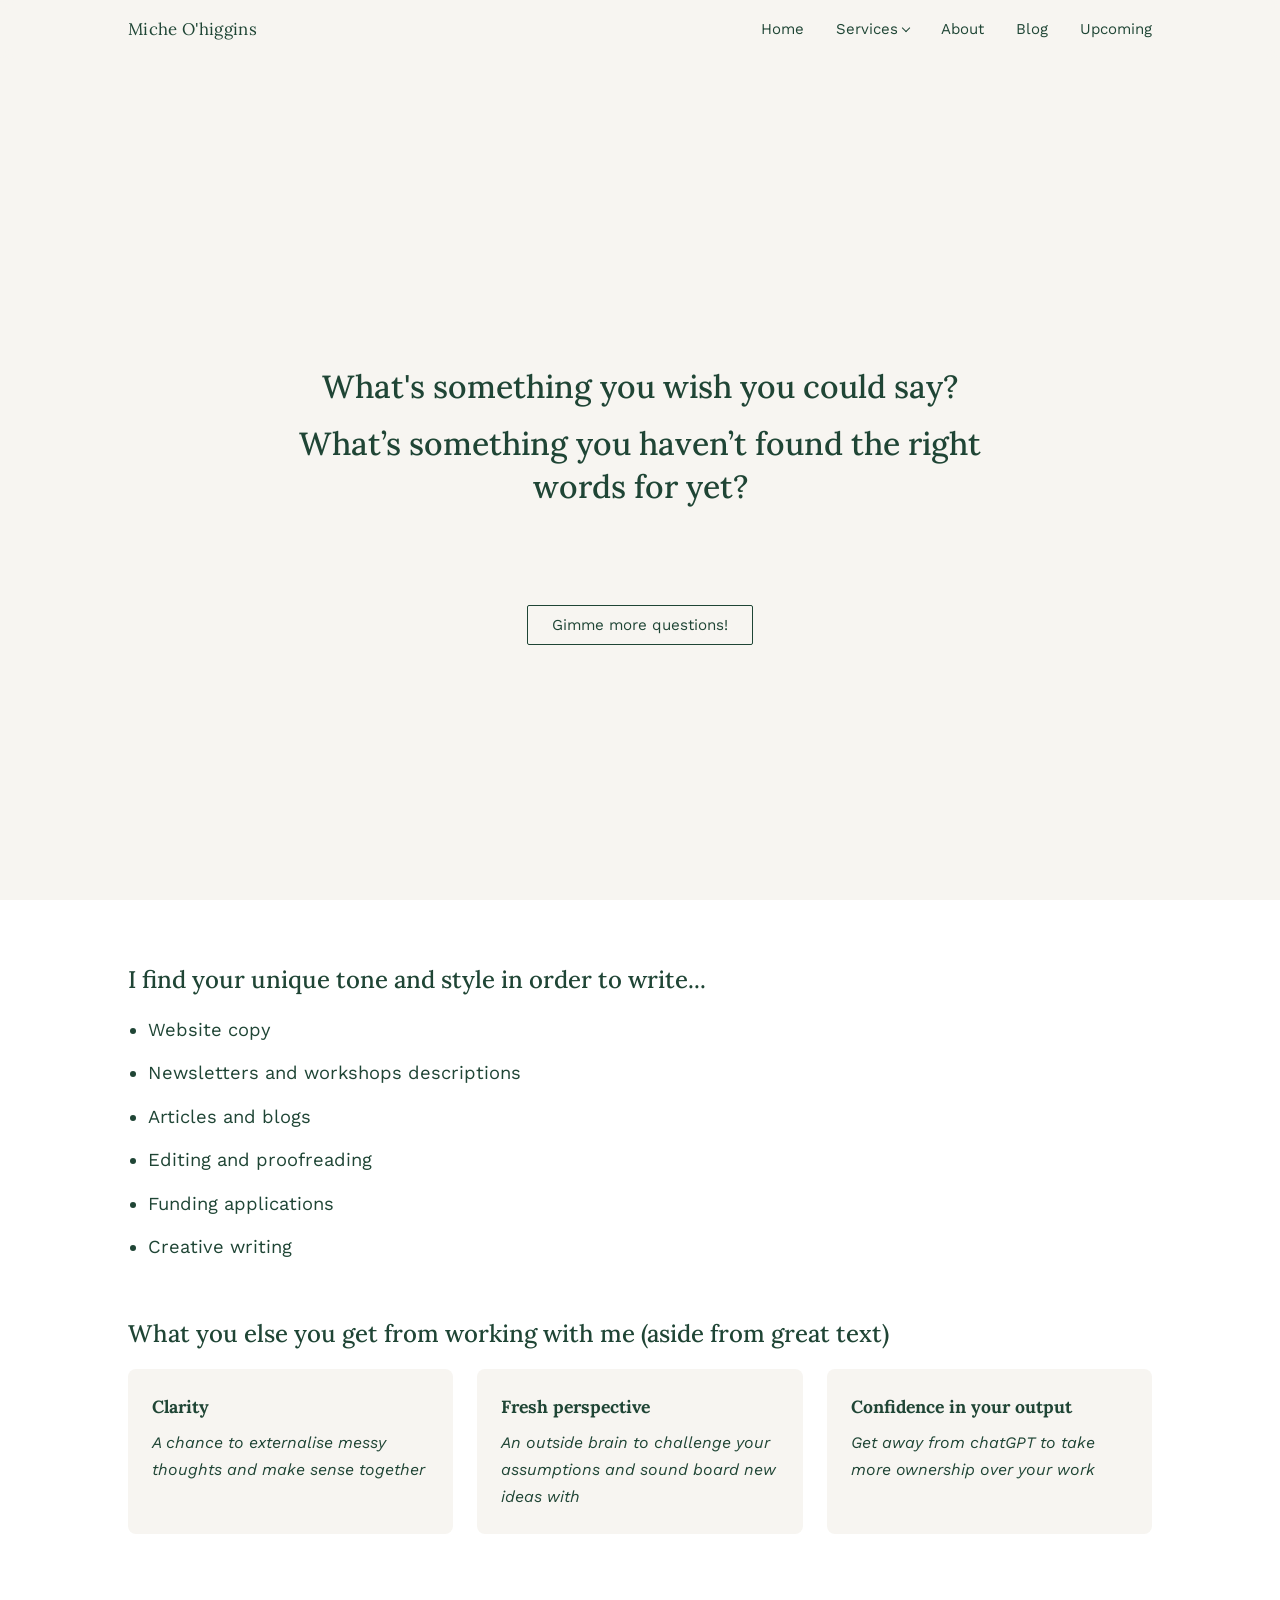
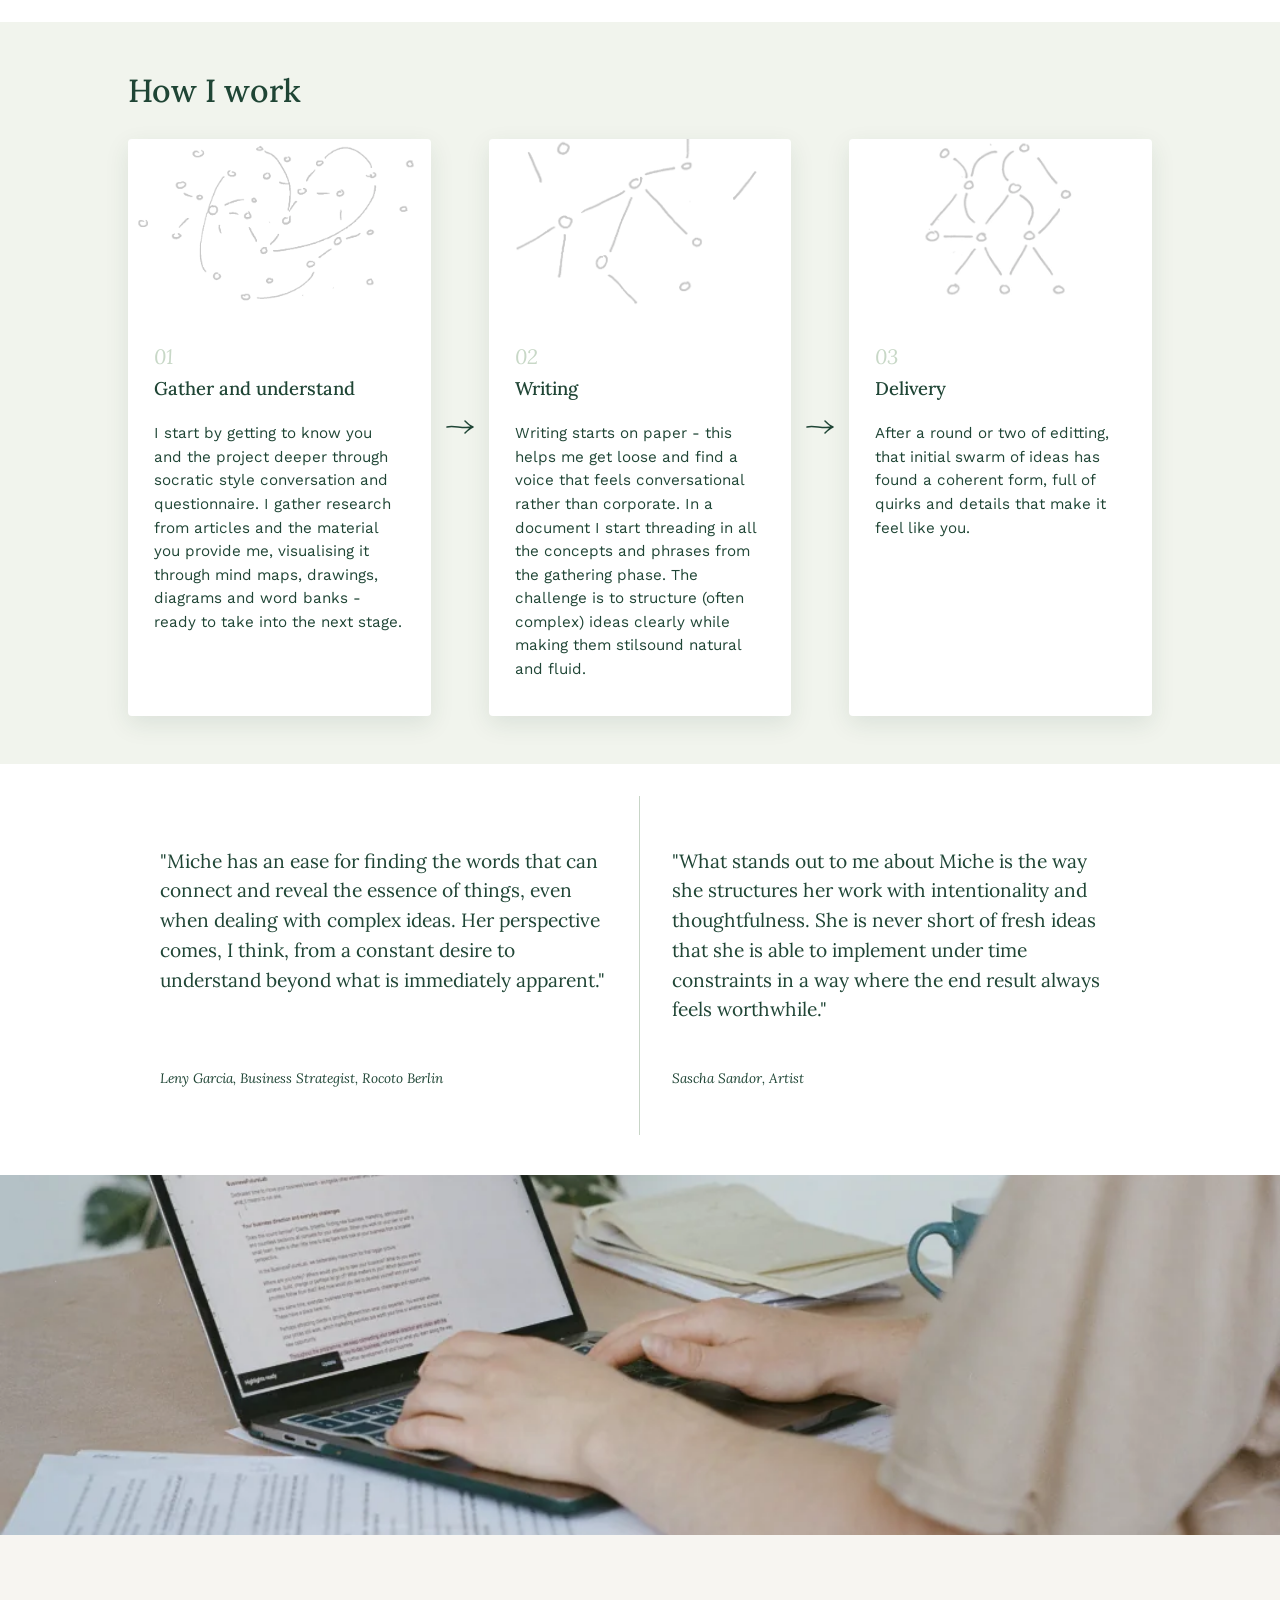
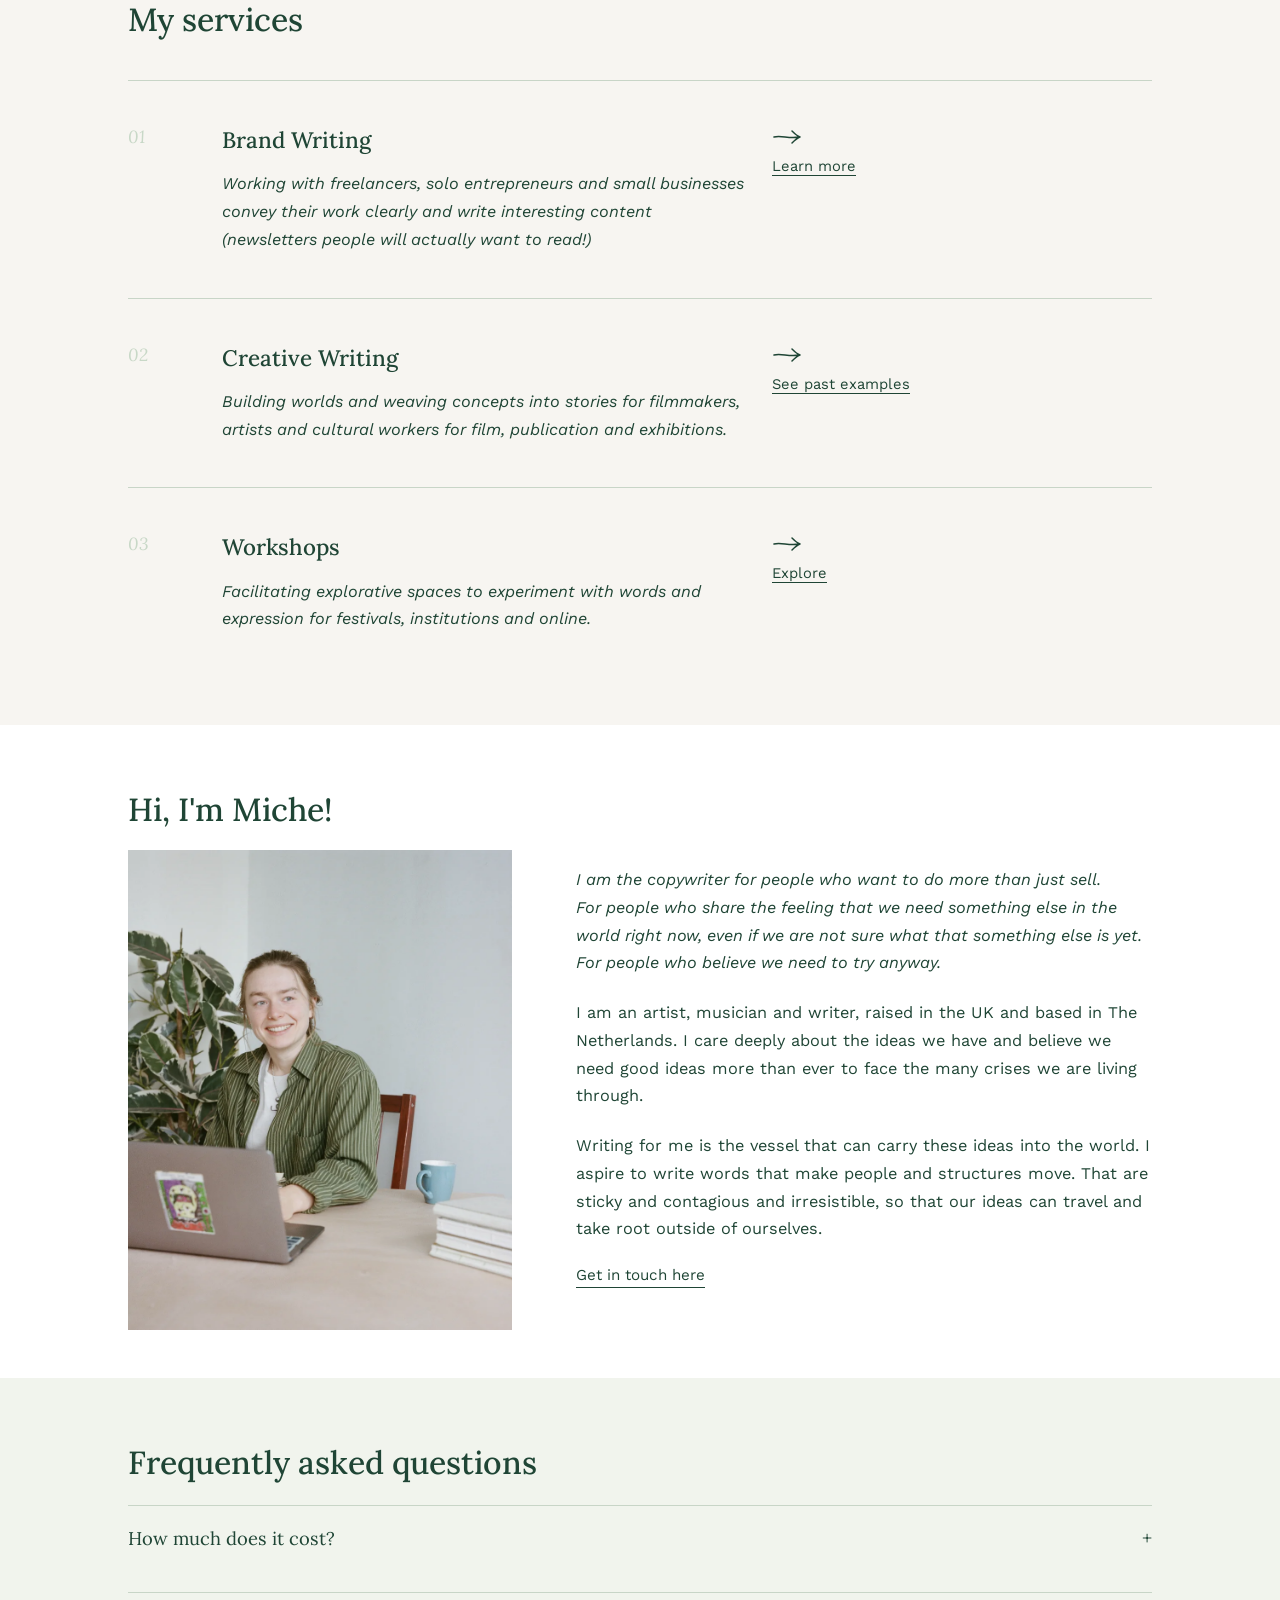
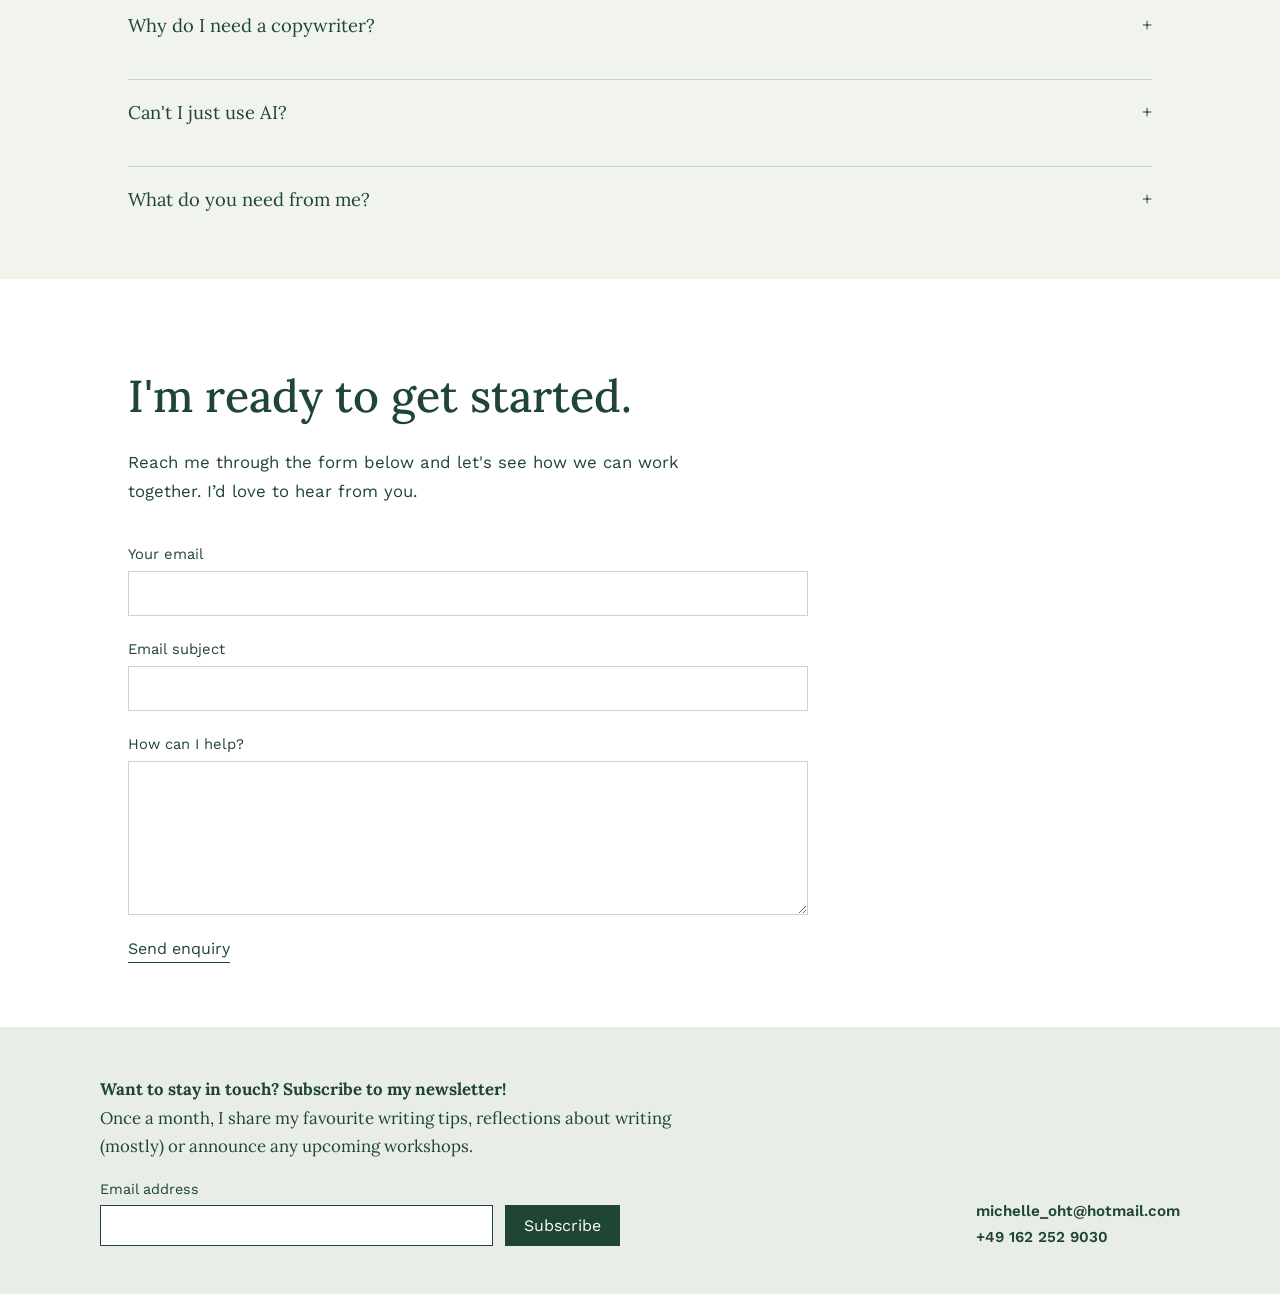
<file: index.html>
<!DOCTYPE html>
<html lang="en">
<head>
<meta charset="UTF-8">
<meta name="viewport" content="width=device-width, initial-scale=1, viewport-fit=cover">
<title>Miche O'higgins — Copywriter and Concept Developer</title>
<link rel="preconnect" href="https://fonts.googleapis.com">
<link rel="preconnect" href="https://fonts.gstatic.com" crossorigin>
<link href="https://fonts.googleapis.com/css2?family=Inter:wght@200;300;400&family=Lora:ital,wght@0,400;0,500;0,600;0,700;1,400&family=Work+Sans:wght@300;400;500;600&display=swap" rel="stylesheet">
<link rel="stylesheet" href="css/style.css?v=36">
</head>
<body class="homepage">

<header class="nav" id="siteNav">
  <div class="nav-inner">
    <a class="nav-name" href="#top">Miche O'higgins</a>
    <nav class="links" id="navLinks">
      <a href="#top">Home</a>
      <div class="dropdown" id="servicesDropdown">
        <button class="dd-trigger" id="ddTrigger" aria-expanded="false" aria-haspopup="true">Services</button>
        <div class="dd-menu" id="ddMenu">
          <a href="brand-writing.html">Brand Writing</a>
          <a href="creative-writing.html">Creative Writing</a>
          <a href="workshops.html">Workshops</a>
        </div>
      </div>
      <a href="about.html">About</a>
      <a href="blog.html">Blog</a>
      <a href="events.html">Upcoming</a>
    </nav>
    <button class="menu-btn" id="menuBtn" aria-label="Toggle menu">Menu</button>
  </div>
</header>

<main id="top">

  <section class="hero">
    <div class="hero-inner wrap">
      <div class="hero-copy">
        <div class="q-batch" id="qBatch">
          <p class="q-line">What's something you wish you could say?</p>
          <p class="q-line">What’s something you haven’t found the right words for yet?</p>
        </div>
        <button class="q-more" id="qMore" type="button">Gimme more questions!</button>
      </div>
      <div class="hero-reveal">
        <img class="hero-profile" id="heroProfile" src="images/6.webp" alt="Portrait of Miche O'higgins">
        <p class="q-intro" id="qIntro">Hi I’m Miche - the writer who asks a lot of questions. Because better understanding leads to better writing.</p>
      </div>
      <a class="explore-arrow" id="exploreArrow" href="#what" aria-label="explore what i do"><span class="sketch-arrow sketch-arrow--down" aria-hidden="true"></span></a>
    </div>
  </section>

  <section class="services-intro" id="what">
    <div class="wrap fade">
      <div class="writing-box">
        <h2>I find your unique tone and style in order to write...</h2>
        <ul class="writing-grid">
          <li>Website copy</li>
          <li>Newsletters and workshops descriptions</li>
          <li>Articles and blogs</li>
          <li>Editing and proofreading</li>
          <li>Funding applications</li>
          <li>Creative writing</li>
        </ul>
      </div>
      <h2 class="what-sub">What you else you get from working with me (aside from great text)</h2>
      <ul class="benefits-grid">
        <li><h3>Clarity</h3><p>A chance to externalise messy thoughts and make sense together</p></li>
        <li><h3>Fresh perspective</h3><p>An outside brain to challenge your assumptions and sound board new ideas with</p></li>
        <li><h3>Confidence in your output</h3><p>Get away from chatGPT to take more ownership over your work</p></li>
      </ul>
    </div>
  </section>

  <section class="fade" id="how">
    <div class="wrap">
    <h2 style="font-size:2rem;font-weight:500;margin:0 0 24px;">How I work</h2>
    <div class="steps">
      <div class="step-box step-bg-1">
        <div class="num">01</div>
        <h3>Gather and understand</h3>
        <p>I start by getting to know you and the project deeper through socratic style conversation and questionnaire. I gather research from articles and the material you provide me, visualising it through mind maps, drawings, diagrams and word banks - ready to take into the next stage.</p>
      </div>
      <div class="step-arrow sketch-arrow" aria-hidden="true"></div>
      <div class="step-box step-bg-2">
        <div class="num">02</div>
        <h3>Writing</h3>
        <p>Writing starts on paper - this helps me get loose and find a voice that feels conversational rather than corporate. In a document I start threading in all the concepts and phrases from the gathering phase. The challenge is to structure (often complex) ideas clearly while making them stilsound natural and fluid.</p>
      </div>
      <div class="step-arrow sketch-arrow" aria-hidden="true"></div>
      <div class="step-box step-bg-3">
        <div class="num">03</div>
        <h3>Delivery</h3>
        <p>After a round or two of editting, that initial swarm of ideas has found a coherent form, full of quirks and details that make it feel like you.</p>
      </div>
    </div>
    </div>
  </section>

  <section class="testimonials fade">
    <div class="wrap">
      <div class="t-grid">
        <div class="t-card">
          <p>&quot;Miche has an ease for finding the words that can connect and reveal the essence of things, even when dealing with complex ideas. Her perspective comes, I think, from a constant desire to understand beyond what is immediately apparent.&quot;</p>
          <p class="who">Leny Garcia, Business Strategist, Rocoto Berlin</p>
        </div>
        <div class="t-card">
          <p>&quot;What stands out to me about Miche is the way she structures her work with intentionality and thoughtfulness. She is never short of fresh ideas that she is able to implement under time constraints in a way where the end result always feels worthwhile.&quot;</p>
          <p class="who">Sascha Sandor, Artist</p>
        </div>
      </div>
    </div>
  </section>

  <div class="img-banner" role="img" aria-label="Decorative banner image"></div>

  <section class="fade" id="services">
    <div class="wrap">
    <h2 style="font-size:2rem;font-weight:500;margin:0 0 40px;">My services</h2>
    <p style="max-width:56ch;"></p>

    <div class="service">
      <div class="snum">01</div>
      <div><h3><a href="brand-writing.html">Brand Writing</a></h3><p class="sub"><em>Working with freelancers, solo entrepreneurs and small businesses convey their work clearly and write interesting content (newsletters people will actually want to read!)</em></p></div>
      <a class="service-learn-more" href="brand-writing.html" aria-label="Learn more about Brand Writing"><span class="sketch-arrow" aria-hidden="true"></span><span class="service-link-label">Learn more</span></a>
    </div>
    <div class="service">
      <div class="snum">02</div>
      <div><h3><a href="creative-writing.html">Creative Writing</a></h3><p class="sub"><em>Building worlds and weaving concepts into stories for filmmakers, artists and cultural workers for film, publication and exhibitions.</em></p></div>
      <a class="service-learn-more" href="creative-writing.html" aria-label="See past examples of Creative Writing"><span class="sketch-arrow" aria-hidden="true"></span><span class="service-link-label">See past examples</span></a>
    </div>
    <div class="service">
      <div class="snum">03</div>
      <div><h3><a href="workshops.html">Workshops</a></h3><p class="sub"><em>Facilitating explorative spaces to experiment with words and expression for festivals, institutions and online.</em></p></div>
      <a class="service-learn-more" href="workshops.html" aria-label="Explore Workshops"><span class="sketch-arrow" aria-hidden="true"></span><span class="service-link-label">Explore</span></a>
    </div>
    </div>
  </section>

  <section class="about fade" id="about">
    <div class="wrap">
      <h2 style="font-size:2rem;font-weight:500;margin:0 0 20px;">Hi, I'm Miche!</h2>
      <div class="about-grid">
        <img class="portrait" src="images/1.webp" alt="Portrait of Miche O'higgins">
        <div>
          <p><em>I am the copywriter for people who want to do more than just sell.<br> For people who share the feeling that we need something else in the world right now, even if we are not sure what that something else is yet. For people who believe we need to try anyway.</em></p>
          <p>I am an artist, musician and writer, raised in the UK and based in The Netherlands. I care deeply about the ideas we have and believe we need good ideas more than ever to face the many crises we are living through.</p>
          <p> Writing for me is the vessel that can carry these ideas into the world. I aspire to write words that make people and structures move. That are sticky and contagious and irresistible, so that our ideas can travel and take root outside of ourselves.</p>
          <a class="btn" href="#contact">Get in touch here</a>
        </div>
      </div>
    </div>
  </section>

  <section class="faq fade" id="faq">
    <div class="wrap">
      <h2 style="font-size:2rem;font-weight:500;margin:0 0 20px;">Frequently asked questions</h2>
      <details class="accordion"><summary>How much does it cost?<span class="icon">+</span></summary><div class="a-body"><p>My costs vary depending on who I am working with and the scope of the project. Sometimes I adjust my prices to what you can pay, in order to give more people access to copywriting services. Get in touch for a quote.</p></div></details>
      <details class="accordion"><summary>Why do I need a copywriter?<span class="icon">+</span></summary><div class="a-body">We are often so immersed in our own work that it's hard to see it objectively anymore. A copywriter is an outside pair of eyes to reflect back things you might have missed, offer new insights and refreshing perspectives. A good copywriter won't just work on assumption or intuition, but will take decisions backed by research; talking to your clients, conducting market research and thoughtfully-tailored questionnaires. Reaching a thorough and grounded understanding of your work is not only beneficial for communicating with your clients, but also will leave you with more confidence and clarity in your work.</div></details>
      <details class="accordion"><summary>Can't I just use AI?<span class="icon">+</span></summary><div class="a-body">Although it seems like a life hack in the short run, I think cutting corners when it comes to labouring over our ideas doesn't pay off in the big picture. I am a believer in the messy process of questioning and thinking, and that going through this struggle is how we develop work that has true integrity and originality. I am here to go through that challenging process together! A good text communicates your spirit and values not only in the words chosen, but in how those words are delivered. That's why I help you find a personal tone and style that uniquely embodies you, rather than the generic style of most AI generated text today.</div></details>
      <details class="accordion"><summary>What do you need from me?<span class="icon">+</span></summary><div class="a-body"><p>When I start working with a new client, on a website, a workshop concept or other project, I usually ask for the following things:</p><ul><li>Examples of previous or existing copy (from websites or other material) so I can get an idea of the voice and style you are already using.</li><li>More info about yourself, organisation or business (usually from a website or CV).</li><li>An outline of the project you need copy for. This can be a messy and unformulated document of thoughts. In fact, I prefer to receive a document written in your own, unedited voice than something that has already passed through ChatGPT.</li><li>I send you a questionnaire to fill out with questions about the intention and goal of your project, the tone you are aiming for and the practicalities the text needs to fulfill.</li></ul><p>Then I get started!</p></div></details>
    </div>
  </section>

  <section class="contact fade" id="contact">
    <div class="wrap">
    <h2>I'm ready to get started.</h2>
    <p class="lede">Reach me through the form below and let's see how we can work together. I’d love to hear from you.</p>
    <form class="contact-form" action="https://api.web3forms.com/submit" method="POST">
      <input type="hidden" name="access_key" value="76eb0347-9ee0-4606-85aa-691247d043fa">
      <label for="email">Your email</label>
      <input id="email" name="email" type="email" autocomplete="email" required>
      <label for="subject">Email subject</label>
      <input id="subject" name="subject" type="text">
      <label for="help">How can I help?</label>
      <textarea id="help" name="message" rows="5"></textarea>
      <button class="form-submit" type="submit">Send enquiry</button>
    </form>
    </div>
  </section>

</main>

<footer>
  <div class="footer-inner">
  <div class="footer-newsletter">
    <p><strong>Want to stay in touch? Subscribe to my newsletter! </strong> <br>Once a month, I share my favourite writing tips, reflections about writing (mostly) or announce any upcoming workshops.</p>
    <form action="https://micheohiggins.us1.list-manage.com/subscribe/post?u=e549fdbb5acc9a97b92ba447f&amp;id=dabc19608a&amp;f_id=00b3cee1f0" method="post" target="_blank" rel="noopener">
      <label for="newsletter-email">Email address</label>
      <div class="newsletter-fields">
        <input id="newsletter-email" type="email" name="EMAIL" autocomplete="email" required>
        <button type="submit" name="subscribe">Subscribe</button>
      </div>
      <div class="newsletter-trap" aria-hidden="true"><input type="text" name="b_e549fdbb5acc9a97b92ba447f_dabc19608a" tabindex="-1" value="" autocomplete="off"></div>
    </form>
  </div>
  <div class="footer-contact">
    <a href="mailto:michelle_oht@hotmail.com">michelle_oht@hotmail.com</a>
    <a href="tel:+491622529030">+49 162 252 9030</a>
  </div>
  </div>
</footer>

<script>
  // smooth scroll for same-page anchors only
  document.querySelectorAll('a[href^="#"]').forEach(a => {
    a.addEventListener('click', (e) => {
      e.preventDefault();
      const target = document.querySelector(a.getAttribute('href'));
      if (target) target.scrollIntoView({ behavior: 'smooth' });
    });
  });

  // scroll shadow on nav
  const nav = document.getElementById('siteNav');
  window.addEventListener('scroll', () => {
    nav.classList.toggle('scrolled', window.scrollY > 8);
  }, {passive:true});

  // mobile menu
  const menuBtn = document.getElementById('menuBtn');
  const navLinks = document.getElementById('navLinks');
  menuBtn.addEventListener('click', () => navLinks.classList.toggle('open'));
  navLinks.querySelectorAll('a').forEach(a => a.addEventListener('click', () => {
    navLinks.classList.remove('open');
    document.getElementById('servicesDropdown').classList.remove('open');
  }));

  // services dropdown
  const dropdown = document.getElementById('servicesDropdown');
  const ddTrigger = document.getElementById('ddTrigger');
  ddTrigger.addEventListener('click', (e) => {
    e.stopPropagation();
    const isOpen = dropdown.classList.toggle('open');
    ddTrigger.setAttribute('aria-expanded', isOpen);
  });
  document.addEventListener('click', (e) => {
    if(!dropdown.contains(e.target)){
      dropdown.classList.remove('open');
      ddTrigger.setAttribute('aria-expanded','false');
    }
  });
  document.addEventListener('keydown', (e) => {
    if(e.key === 'Escape'){
      dropdown.classList.remove('open');
      ddTrigger.setAttribute('aria-expanded','false');
    }
  });

  // fade-in on scroll
  try{
    const io = new IntersectionObserver((entries)=>{
      entries.forEach(e=>{ if(e.isIntersecting){ e.target.classList.add('in'); io.unobserve(e.target); } });
    }, {threshold:0.12});
    document.querySelectorAll('.fade').forEach(el=>io.observe(el));
  }catch(e){
    document.querySelectorAll('.fade').forEach(el=>el.classList.add('in'));
  }

  // question batches
  const qBatches = [
    ["What's something you wish you could say?", "What’s something you haven’t found the right words for yet?"],
    ["What do you say that no one else says?", "What do you believe that no one else believes?"],
    ["What essence would I need to capture to write as you?"],
    ["What systems are you critical of?"],
    ["What moves you and what do you hope to move in others?"],
    ["What does freedom mean to you?"],
    ["What is the curiosity that connects everything you do?"],
    ["If the aims of your work were achieved, what would the world look like?"],
    ["What bigger societal systems does this problem connect to?"],
    ["What does vulnerability mean to you?"]
  ];
  const qBatchEl = document.getElementById('qBatch');
  const qMoreBtn = document.getElementById('qMore');
  let qCurrent = 0;
  let qRemaining = [];

  function qRender(batch){
    qBatchEl.classList.add('swap');
    setTimeout(()=>{
      qBatchEl.innerHTML = batch.map(q => '<p class="q-line">' + q + '</p>').join('');
      qBatchEl.classList.remove('swap');
    }, 300);
  }

  function qNext(){
    if (qRemaining.length === 0){
      qRemaining = qBatches.map((_,i)=>i).filter(i=>i!==0);
      for (let i = qRemaining.length-1; i > 0; i--){
        const j = Math.floor(Math.random()*(i+1));
        [qRemaining[i], qRemaining[j]] = [qRemaining[j], qRemaining[i]];
      }
    }
    qCurrent = qRemaining.shift();
    qRender(qBatches[qCurrent]);
  }

  qMoreBtn.addEventListener('click', qNext);

  // delayed intro text + image: fly in from below, questions shift up
  setTimeout(()=>{
    document.querySelector('.hero-inner').classList.add('revealed');
  }, 5000);
</script>
</body>
</html>
</file>
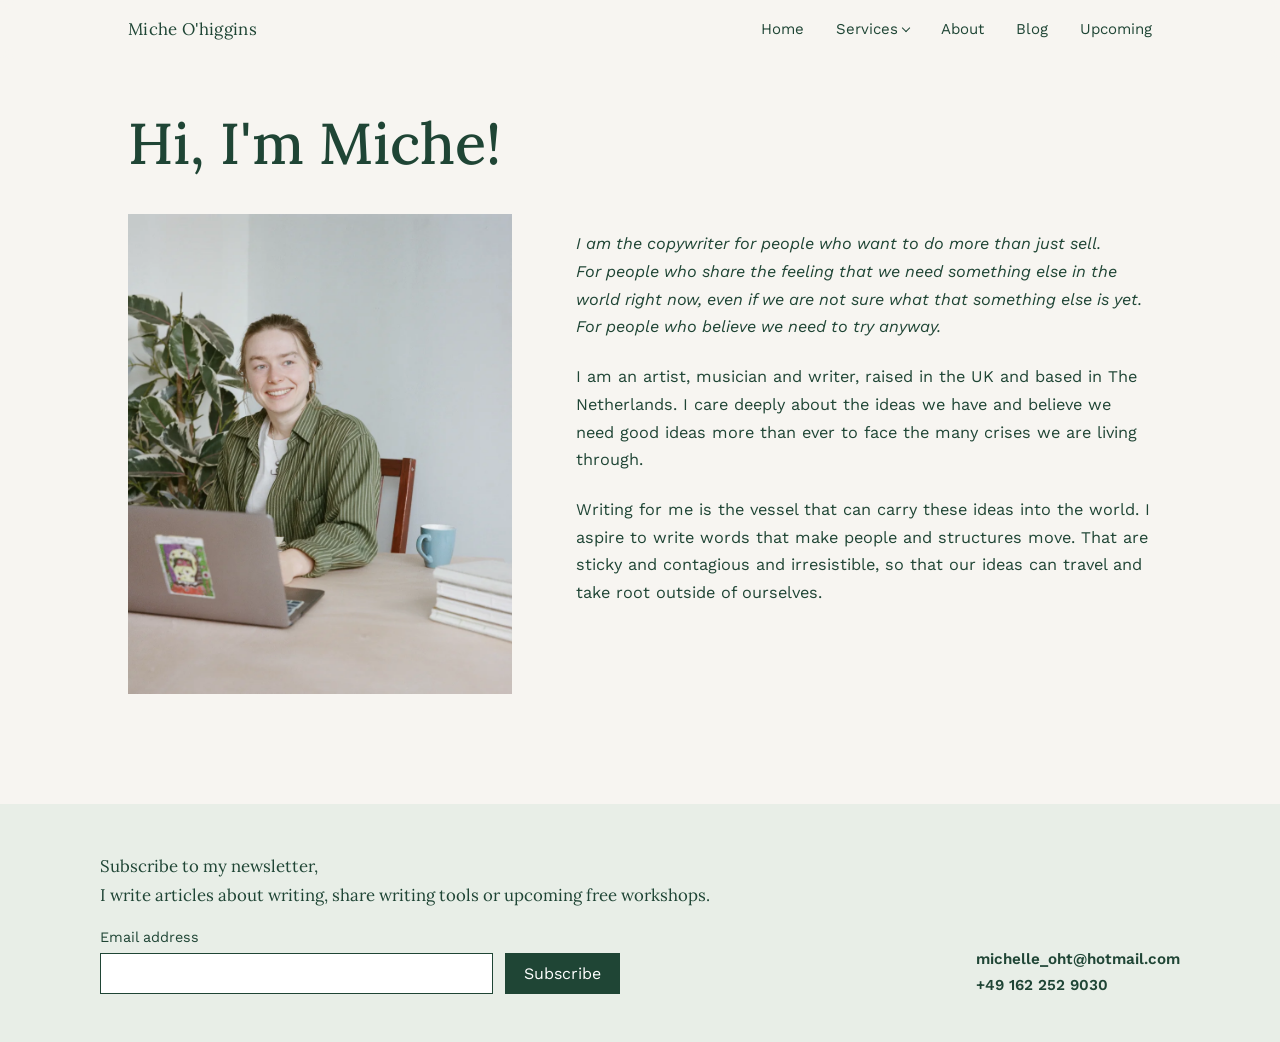
<file: about.html>
<!DOCTYPE html>
<html lang="en">
<head>
<meta charset="UTF-8">
<meta name="viewport" content="width=device-width, initial-scale=1, viewport-fit=cover">
<title>About - Miche O'higgins</title>
<link rel="preconnect" href="https://fonts.googleapis.com">
<link rel="preconnect" href="https://fonts.gstatic.com" crossorigin>
<link href="https://fonts.googleapis.com/css2?family=Lora:ital,wght@0,400;0,500;0,600;1,400&display=swap" rel="stylesheet">
<link href="https://fonts.googleapis.com/css2?family=Work+Sans:wght@300;400;500;600&display=swap" rel="stylesheet">
<link rel="stylesheet" href="css/style.css?v=31">
</head>
<body class="about-page">
<header class="nav" id="siteNav"><div class="nav-inner"><a class="nav-name" href="index.html#top">Miche O'higgins</a><nav class="links" id="navLinks"><a href="index.html#top">Home</a><div class="dropdown" id="servicesDropdown"><button class="dd-trigger" id="ddTrigger" aria-expanded="false" aria-haspopup="true">Services</button><div class="dd-menu" id="ddMenu"><a href="brand-writing.html">Brand Writing</a><a href="creative-writing.html">Creative Writing</a><a href="workshops.html">Workshops</a></div></div><a href="about.html">About</a><a href="blog.html">Blog</a><a href="events.html">Upcoming</a></nav><button class="menu-btn" id="menuBtn" aria-label="Toggle menu">Menu</button></div></header>
<main><section class="about about-page-content fade" id="about"><div class="wrap"><h1>Hi, I'm Miche!</h1><div class="about-grid"><img class="portrait" src="images/1.webp" alt="Portrait of Miche O'higgins"><div><p><em>I am the copywriter for people who want to do more than just sell.<br> For people who share the feeling that we need something else in the world right now, even if we are not sure what that something else is yet. For people who believe we need to try anyway.</em></p><p>I am an artist, musician and writer, raised in the UK and based in The Netherlands. I care deeply about the ideas we have and believe we need good ideas more than ever to face the many crises we are living through.</p><p> Writing for me is the vessel that can carry these ideas into the world. I aspire to write words that make people and structures move. That are sticky and contagious and irresistible, so that our ideas can travel and take root outside of ourselves.</p></div></div></div></section></main>

<footer>
  <div class="footer-inner">
  <div class="footer-newsletter">
    <p>Subscribe to my newsletter,<br>I write articles about writing, share writing tools or upcoming free workshops.</p>
    <form action="https://micheohiggins.us1.list-manage.com/subscribe/post?u=e549fdbb5acc9a97b92ba447f&amp;id=dabc19608a&amp;f_id=00b3cee1f0" method="post" target="_blank" rel="noopener">
      <label for="newsletter-email">Email address</label>
      <div class="newsletter-fields"><input id="newsletter-email" type="email" name="EMAIL" autocomplete="email" required><button type="submit" name="subscribe">Subscribe</button></div>
      <div class="newsletter-trap" aria-hidden="true"><input type="text" name="b_e549fdbb5acc9a97b92ba447f_dabc19608a" tabindex="-1" value="" autocomplete="off"></div>
    </form>
  </div>
  <div class="footer-contact"><a href="mailto:michelle_oht@hotmail.com">michelle_oht@hotmail.com</a><a href="tel:+491622529030">+49 162 252 9030</a></div>
  </div>
</footer>
<script>
const nav=document.getElementById('siteNav');window.addEventListener('scroll',()=>nav.classList.toggle('scrolled',window.scrollY>8),{passive:true});const menuBtn=document.getElementById('menuBtn'),navLinks=document.getElementById('navLinks');menuBtn.addEventListener('click',()=>navLinks.classList.toggle('open'));navLinks.querySelectorAll('a').forEach(a=>a.addEventListener('click',()=>{navLinks.classList.remove('open');document.getElementById('servicesDropdown').classList.remove('open')}));const dropdown=document.getElementById('servicesDropdown'),ddTrigger=document.getElementById('ddTrigger');ddTrigger.addEventListener('click',e=>{e.stopPropagation();const isOpen=dropdown.classList.toggle('open');ddTrigger.setAttribute('aria-expanded',isOpen)});document.addEventListener('click',e=>{if(!dropdown.contains(e.target)){dropdown.classList.remove('open');ddTrigger.setAttribute('aria-expanded','false')}});try{const io=new IntersectionObserver(entries=>entries.forEach(e=>{if(e.isIntersecting){e.target.classList.add('in');io.unobserve(e.target)}}),{threshold:.12});document.querySelectorAll('.fade').forEach(el=>io.observe(el))}catch(e){document.querySelectorAll('.fade').forEach(el=>el.classList.add('in'))}
</script>
</body>
</html>
</file>
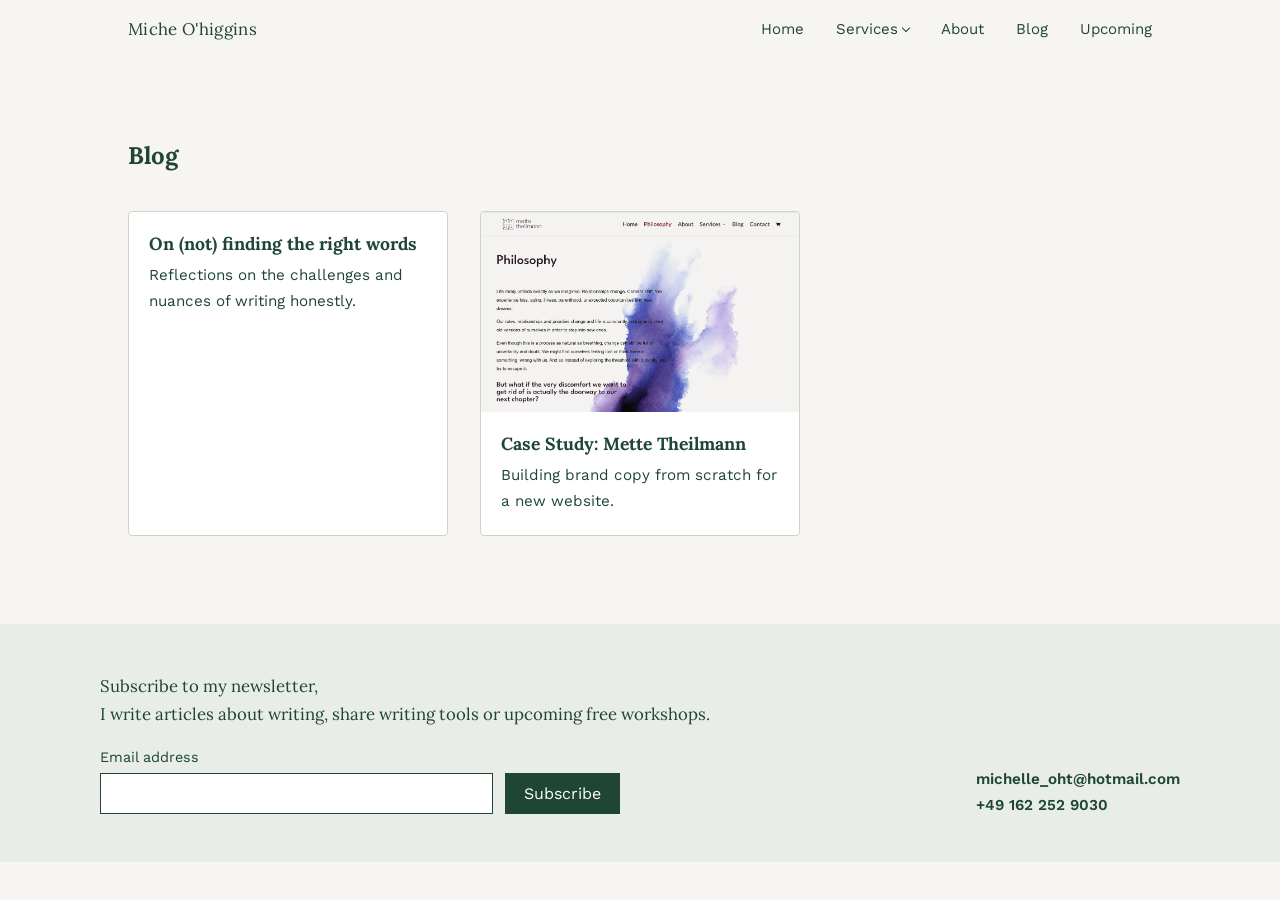
<file: blog.html>
<!DOCTYPE html>
<html lang="en">
<head>
<meta charset="UTF-8">
<meta name="viewport" content="width=device-width, initial-scale=1, viewport-fit=cover">
<title>Blog - Miche O'higgins</title>
<link rel="preconnect" href="https://fonts.googleapis.com">
<link rel="preconnect" href="https://fonts.gstatic.com" crossorigin>
<link href="https://fonts.googleapis.com/css2?family=Lora:ital,wght@0,400;0,500;0,600;1,400&family=Work+Sans:wght@300;400;500;600&display=swap" rel="stylesheet">
<link rel="stylesheet" href="css/style.css?v=38">
</head>
<body class="blog-page">
<header class="nav" id="siteNav">
  <div class="nav-inner">
    <a class="nav-name" href="index.html#top">Miche O'higgins</a>
    <nav class="links" id="navLinks">
      <a href="index.html#top">Home</a>
      <div class="dropdown" id="servicesDropdown">
        <button class="dd-trigger" id="ddTrigger" aria-expanded="false" aria-haspopup="true">Services</button>
        <div class="dd-menu" id="ddMenu">
          <a href="brand-writing.html">Brand Writing</a>
          <a href="creative-writing.html">Creative Writing</a>
          <a href="workshops.html">Workshops</a>
        </div>
      </div>
      <a href="about.html">About</a>
      <a href="blog.html">Blog</a>
      <a href="events.html">Upcoming</a>
    </nav>
    <button class="menu-btn" id="menuBtn" aria-label="Toggle menu">Menu</button>
  </div>
</header>

<main>
  <section class="wrap fade" style="padding-top:120px;padding-bottom:88px;">
    <h1>Blog</h1>
    <div class="blog-grid">
      <div class="blog-card">
        <a href="on-not-finding.html">
          <div class="blog-card-body">
            <h3>On (not) finding the right words</h3>
            <p>Reflections on the challenges and nuances of writing honestly.</p>
          </div>
        </a>
      </div>
       
      <div class="blog-card">
        <a href="case-study-mette-theilmann.html">
          <img src="images/mette.webp" alt="Mette Theilmann case study">
          <div class="blog-card-body">
            <h3>Case Study: Mette Theilmann</h3>
            <p>Building brand copy from scratch for a new website.</p>
          </div>
        </a>
      </div>
    </div>
  </section>
</main>

<footer>
  <div class="footer-inner">
  <div class="footer-newsletter">
    <p>Subscribe to my newsletter,<br>I write articles about writing, share writing tools or upcoming free workshops.</p>
    <form action="https://micheohiggins.us1.list-manage.com/subscribe/post?u=e549fdbb5acc9a97b92ba447f&amp;id=dabc19608a&amp;f_id=00b3cee1f0" method="post" target="_blank" rel="noopener">
      <label for="newsletter-email">Email address</label>
      <div class="newsletter-fields"><input id="newsletter-email" type="email" name="EMAIL" autocomplete="email" required><button type="submit" name="subscribe">Subscribe</button></div>
      <div class="newsletter-trap" aria-hidden="true"><input type="text" name="b_e549fdbb5acc9a97b92ba447f_dabc19608a" tabindex="-1" value="" autocomplete="off"></div>
    </form>
  </div>
  <div class="footer-contact"><a href="mailto:michelle_oht@hotmail.com">michelle_oht@hotmail.com</a><a href="tel:+491622529030">+49 162 252 9030</a></div>
  </div>
</footer>

<script>
const nav=document.getElementById('siteNav');window.addEventListener('scroll',()=>nav.classList.toggle('scrolled',window.scrollY>8),{passive:true});
const menuBtn=document.getElementById('menuBtn'),navLinks=document.getElementById('navLinks');menuBtn.addEventListener('click',()=>navLinks.classList.toggle('open'));navLinks.querySelectorAll('a').forEach(a=>a.addEventListener('click',()=>{navLinks.classList.remove('open');document.getElementById('servicesDropdown').classList.remove('open')}));
const dropdown=document.getElementById('servicesDropdown'),ddTrigger=document.getElementById('ddTrigger');ddTrigger.addEventListener('click',e=>{e.stopPropagation();const isOpen=dropdown.classList.toggle('open');ddTrigger.setAttribute('aria-expanded',isOpen)});document.addEventListener('click',e=>{if(!dropdown.contains(e.target)){dropdown.classList.remove('open');ddTrigger.setAttribute('aria-expanded','false')}});
try{const io=new IntersectionObserver(entries=>entries.forEach(e=>{if(e.isIntersecting){e.target.classList.add('in');io.unobserve(e.target)}}),{threshold:.12});document.querySelectorAll('.fade').forEach(el=>io.observe(el))}catch(e){document.querySelectorAll('.fade').forEach(el=>el.classList.add('in'))}
</script>
</body>
</html>
</file>
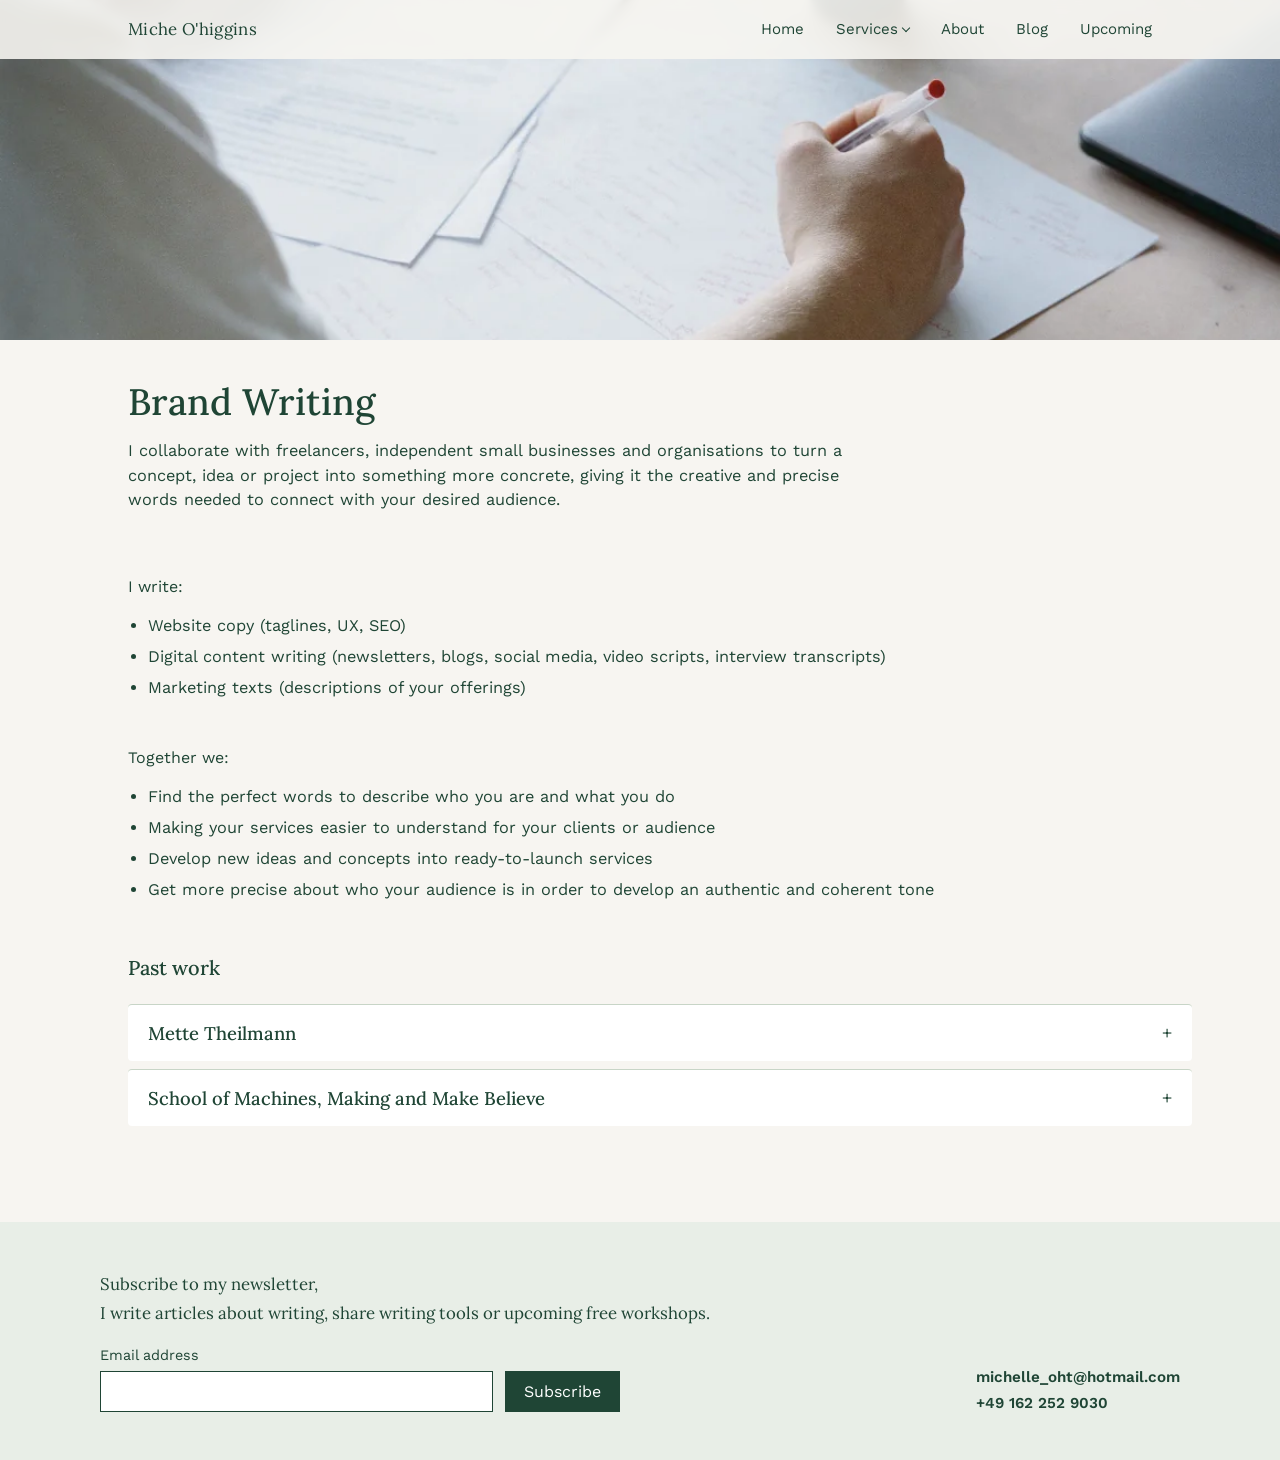
<file: brand-writing.html>
<!DOCTYPE html>
<html lang="en">
<head>
<meta charset="UTF-8">
<meta name="viewport" content="width=device-width, initial-scale=1, viewport-fit=cover">
<title>Brand Writing - Miche O'higgins</title>
<link rel="preconnect" href="https://fonts.googleapis.com">
<link rel="preconnect" href="https://fonts.gstatic.com" crossorigin>
<link href="https://fonts.googleapis.com/css2?family=Lora:ital,wght@0,400;0,500;0,600;1,400&family=Work+Sans:wght@300;400;500;600&display=swap" rel="stylesheet">
<link rel="stylesheet" href="css/style.css?v=34">
</head>
<body class="service-brand">
<header class="nav" id="siteNav"><div class="nav-inner"><a class="nav-name" href="index.html#top">Miche O'higgins</a><nav class="links" id="navLinks"><a href="index.html#top">Home</a><div class="dropdown" id="servicesDropdown"><button class="dd-trigger" id="ddTrigger" aria-expanded="false" aria-haspopup="true">Services</button><div class="dd-menu" id="ddMenu"><a href="brand-writing.html">Brand Writing</a><a href="creative-writing.html">Creative Writing</a><a href="workshops.html">Workshops</a></div></div><a href="about.html">About</a><a href="blog.html">Blog</a><a href="events.html">Upcoming</a></nav><button class="menu-btn" id="menuBtn" aria-label="Toggle menu">Menu</button></div></header>
<main><section class="wrap fade service-page"><div class="page-banner" role="img" aria-label="Decorative banner image"></div><h1>Brand Writing</h1><p class="service-page-tagline">I collaborate with freelancers, independent small businesses and organisations to turn a concept, idea or project into something more concrete, giving it the creative and precise words needed to connect with your desired audience.</p>
    <div class="service-page-grid"><div><p>I write:</p><ul><li>Website copy (taglines, UX, SEO)</li><li>Digital content writing (newsletters, blogs, social media, video scripts, interview transcripts)</li><li>Marketing texts (descriptions of your offerings)</li></ul>
        <br> <p>Together we:</p><ul><li>Find the perfect words to describe who you are and what you do</li><li>Making your services easier to understand for your clients or audience</li><li>Develop new ideas and concepts into ready-to-launch services</li><li>Get more precise about who your audience is in order to develop an authentic and coherent tone</li></ul></div><div class="service-examples"><h2>Past work</h2><details class="accordion"><summary>Mette Theilmann<span class="icon">+</span></summary><p class="project-link"><strong>Project:</strong> Building the brand copy from scratch for Mette's new website<br><strong>Role:</strong> Brand writer and website copywriter (2026)</p><div class="a-body testimonial"><img src="images/mette.webp" alt="Mette Theilmann project image" style="max-width:60%;height:auto;display:block;margin-bottom:20px;"><p><strong>Read more about the process behind this project in <a href="case-study-mette-theilmann.html">this case study blog post</a>.</strong></p><div class="testimonial-box"><p>&quot;Working with Miche as a copywriter was not only helpful but also highly inspiring and insightful. She brought a thoughtful and creative approach to the process, by asking questions that gently challenged and expanded my ideas and concepts. This helped us bring greater depth, meaning and authenticity to a business concept that was complex and deeply personal.</p><p>I would highly recommend Miche to anyone looking for thoughtful, creative and meaningful copywriting, that is standout and not the generic AI content that is everywhere today.&quot;</p><p><em>Mette Theilmann</em><br><a href="https://mettetheilmann.com" target="_blank" rel="noopener">mettetheilmann.com</a></p></div></div></details><details class="accordion"><summary>School of Machines, Making and Make Believe <span class="icon">+</span></summary><p class="project-link"><strong>Project:</strong> Various<br><strong>Role:</strong> Production Assistant, 2021-2023</p><div class="a-body testimonial"><p>Throughout my years working with this Berlin-based independent technology school, I was often proofreading and writing texts for social media, zines, online exhibitions or writing promotional texts for various workshops and classes. I was also a part of writing organisational texts for a sister project, School of Humans, compiling notes from conversation and research to formulate a mission and vision statement, as well as the copy for workshops and events.</p><div class="testimonial-box"><p>&quot;I’ve worked with Miche several times over the last years. They are a dream to work with. They are a creative and thoughtful writer and human. I would work with them again in a heartbeat.&quot;</p><p><em>Rachel Uwa, Director</em></p></div><div class="img-wrapper" style="margin-top:24px;"><img src="images/som.webp" alt="School of Machines project image" style="max-width:60%;height:auto;display:block;margin:0 auto;"></div></div></details></div></div></section></main>

<footer>
  <div class="footer-inner">
  <div class="footer-newsletter">
    <p>Subscribe to my newsletter,<br>I write articles about writing, share writing tools or upcoming free workshops.</p>
    <form action="https://micheohiggins.us1.list-manage.com/subscribe/post?u=e549fdbb5acc9a97b92ba447f&amp;id=dabc19608a&amp;f_id=00b3cee1f0" method="post" target="_blank" rel="noopener">
      <label for="newsletter-email">Email address</label>
      <div class="newsletter-fields"><input id="newsletter-email" type="email" name="EMAIL" autocomplete="email" required><button type="submit" name="subscribe">Subscribe</button></div>
      <div class="newsletter-trap" aria-hidden="true"><input type="text" name="b_e549fdbb5acc9a97b92ba447f_dabc19608a" tabindex="-1" value="" autocomplete="off"></div>
    </form>
  </div>
  <div class="footer-contact"><a href="mailto:michelle_oht@hotmail.com">michelle_oht@hotmail.com</a><a href="tel:+491622529030">+49 162 252 9030</a></div>
  </div>
</footer>

<script>
const nav=document.getElementById('siteNav');window.addEventListener('scroll',()=>nav.classList.toggle('scrolled',window.scrollY>8),{passive:true});
const menuBtn=document.getElementById('menuBtn'),navLinks=document.getElementById('navLinks');menuBtn.addEventListener('click',()=>navLinks.classList.toggle('open'));navLinks.querySelectorAll('a').forEach(a=>a.addEventListener('click',()=>{navLinks.classList.remove('open');document.getElementById('servicesDropdown').classList.remove('open')}));
const dropdown=document.getElementById('servicesDropdown'),ddTrigger=document.getElementById('ddTrigger');ddTrigger.addEventListener('click',e=>{e.stopPropagation();const isOpen=dropdown.classList.toggle('open');ddTrigger.setAttribute('aria-expanded',isOpen)});document.addEventListener('click',e=>{if(!dropdown.contains(e.target)){dropdown.classList.remove('open');ddTrigger.setAttribute('aria-expanded','false')}});
try{const io=new IntersectionObserver(entries=>entries.forEach(e=>{if(e.isIntersecting){e.target.classList.add('in');io.unobserve(e.target)}}),{threshold:.12});document.querySelectorAll('.fade').forEach(el=>io.observe(el))}catch(e){document.querySelectorAll('.fade').forEach(el=>el.classList.add('in'))}
</script>
</body>
</html>
</file>
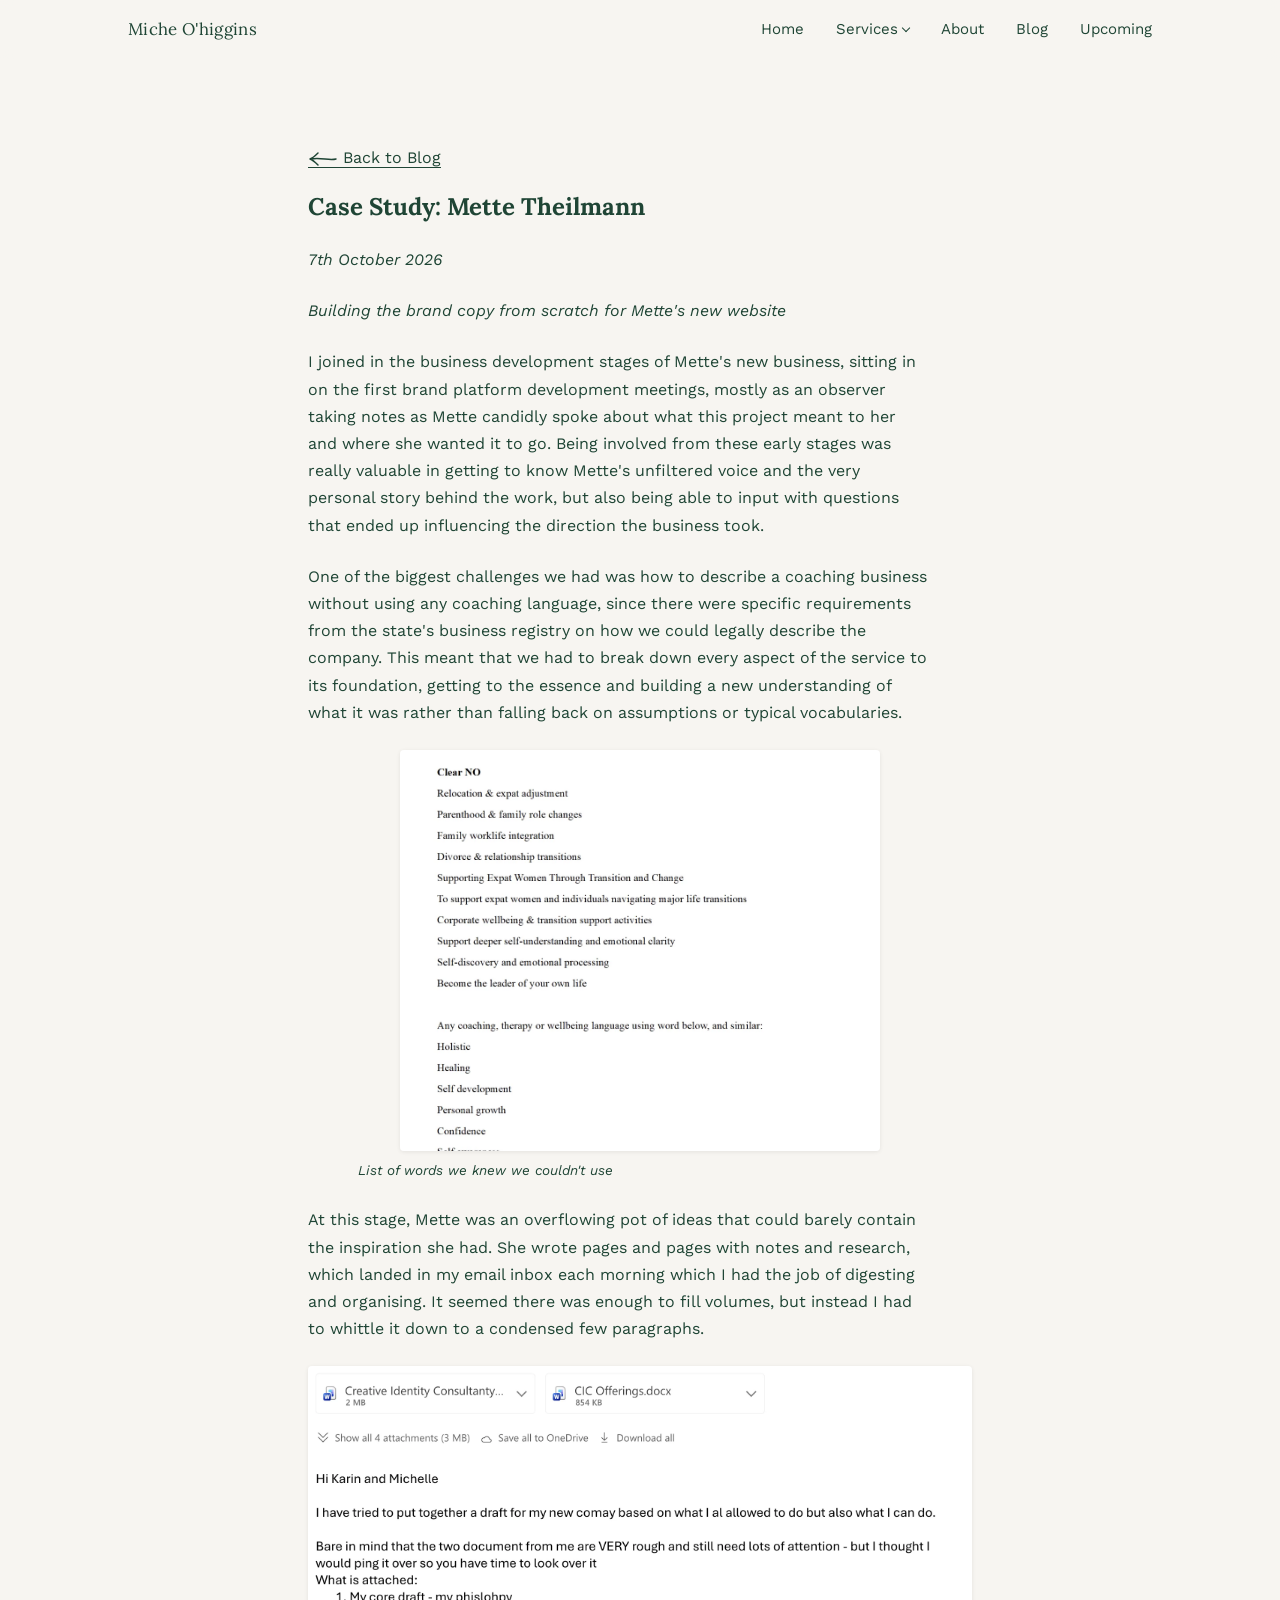
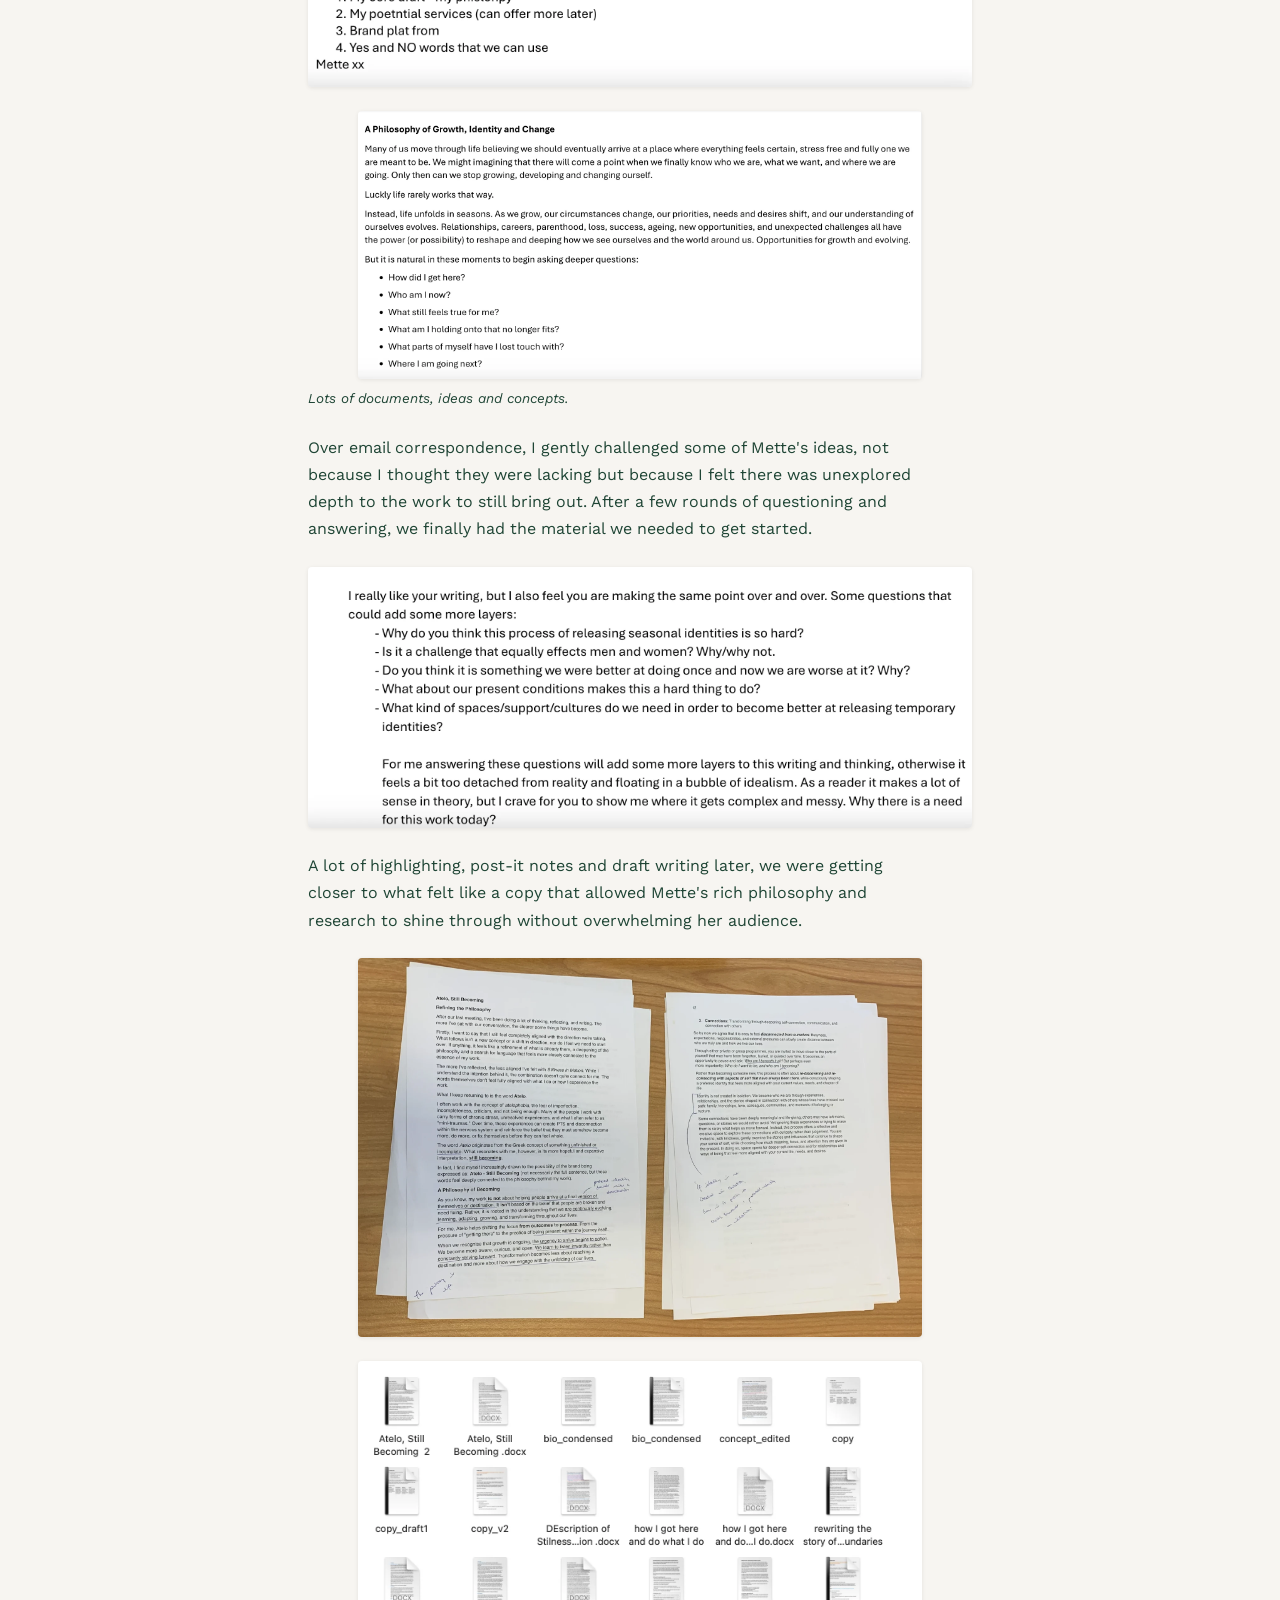
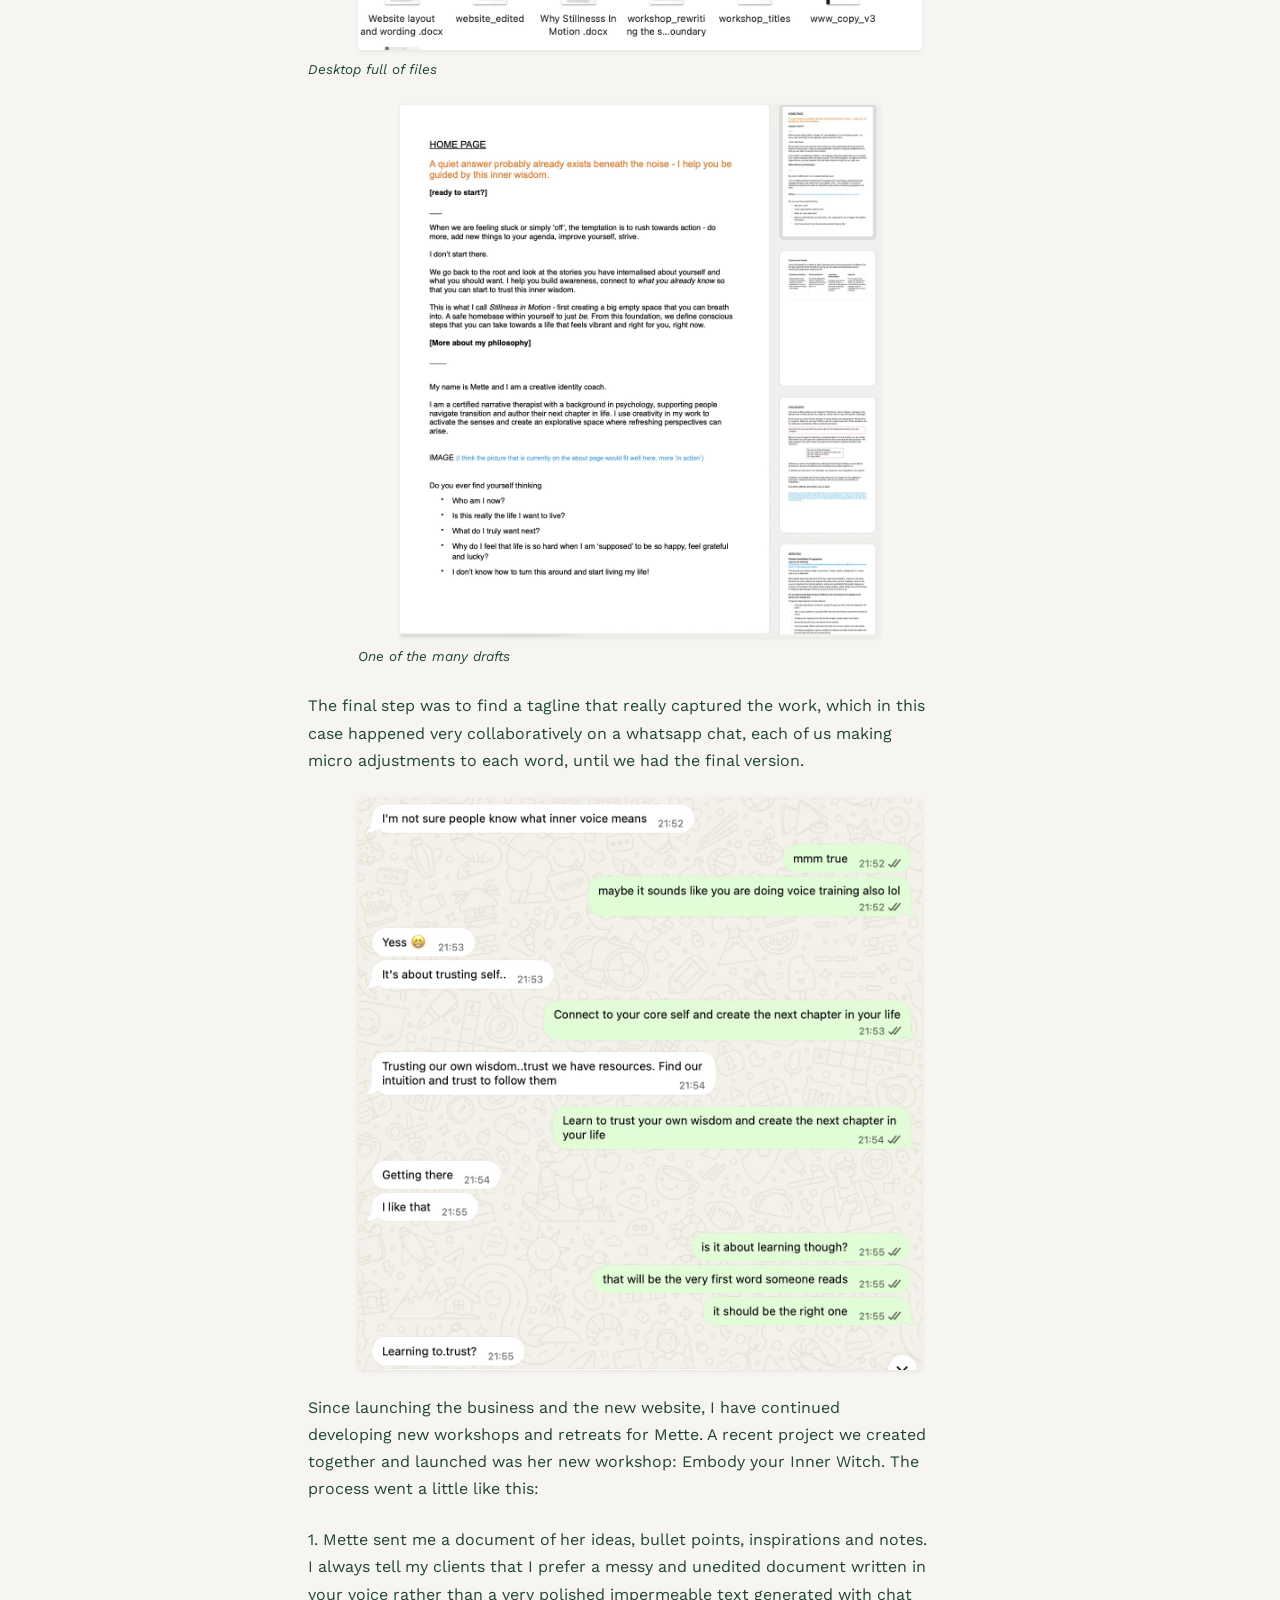
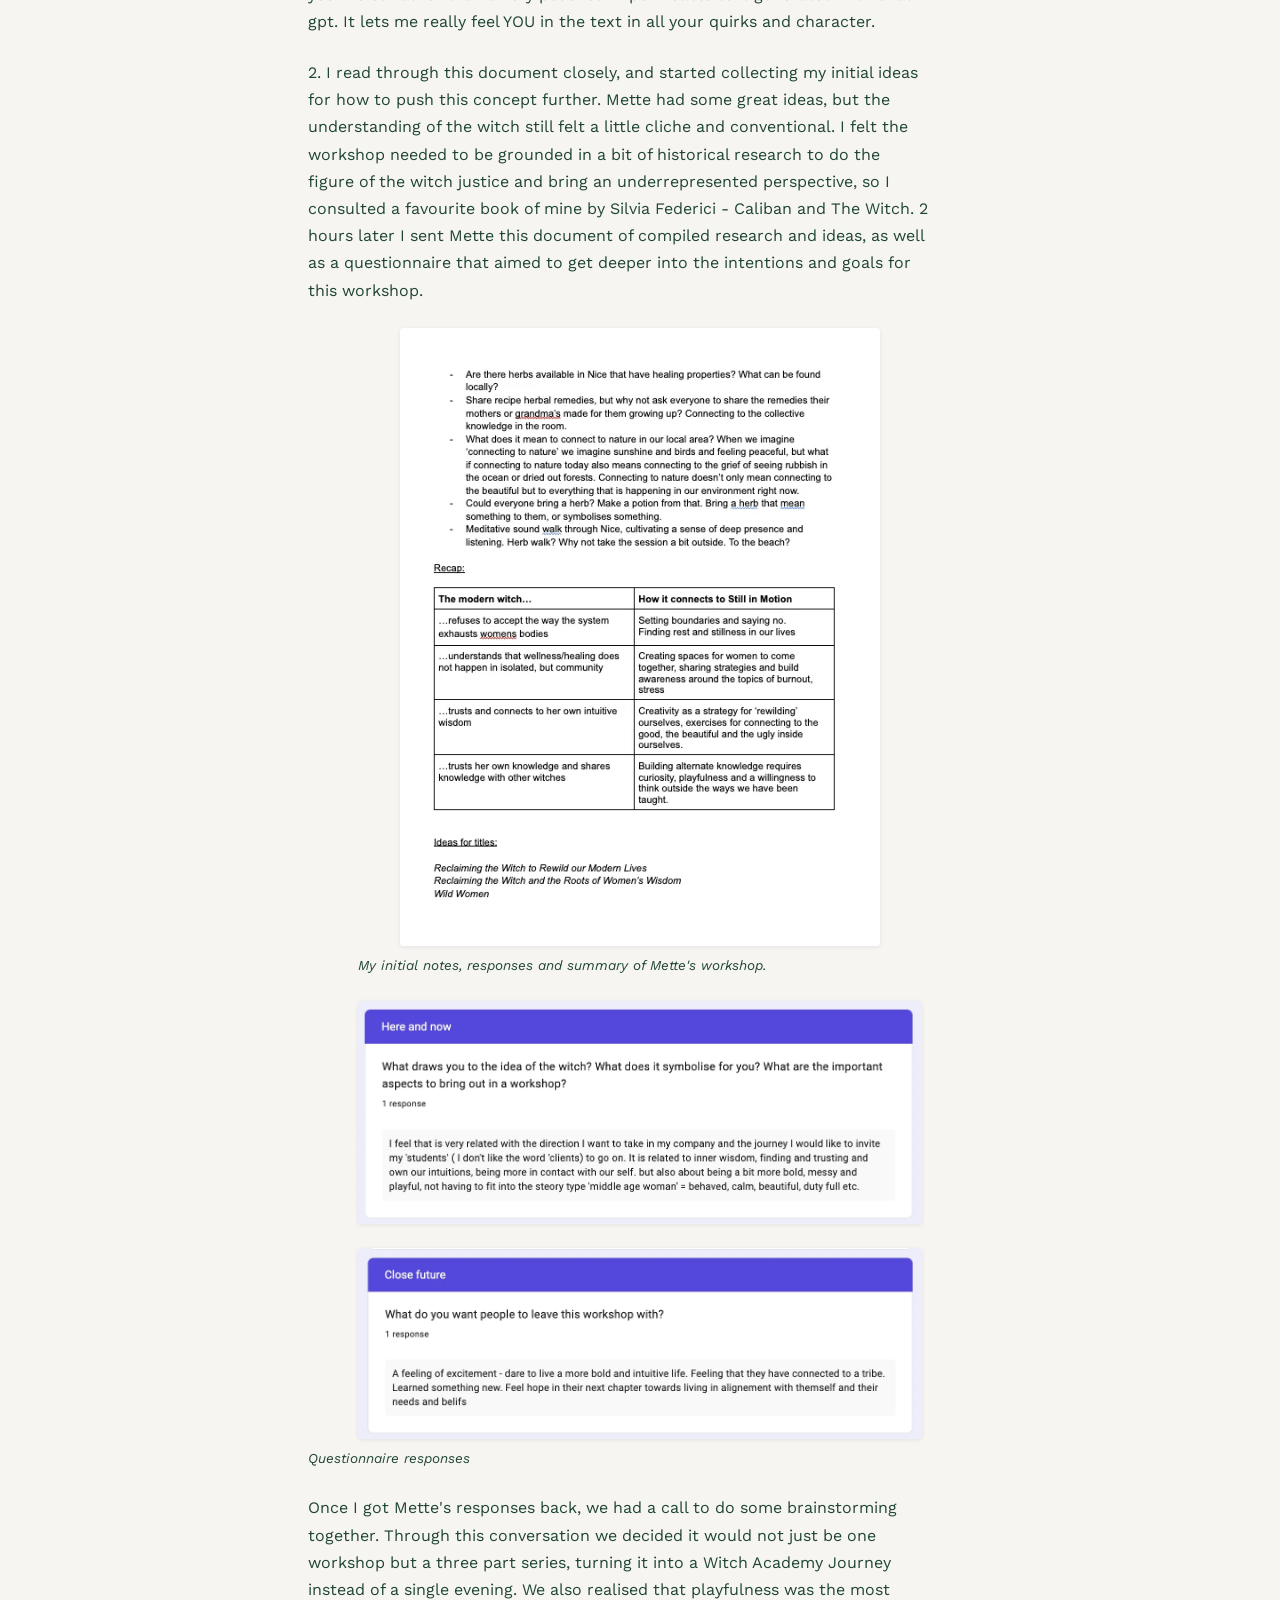
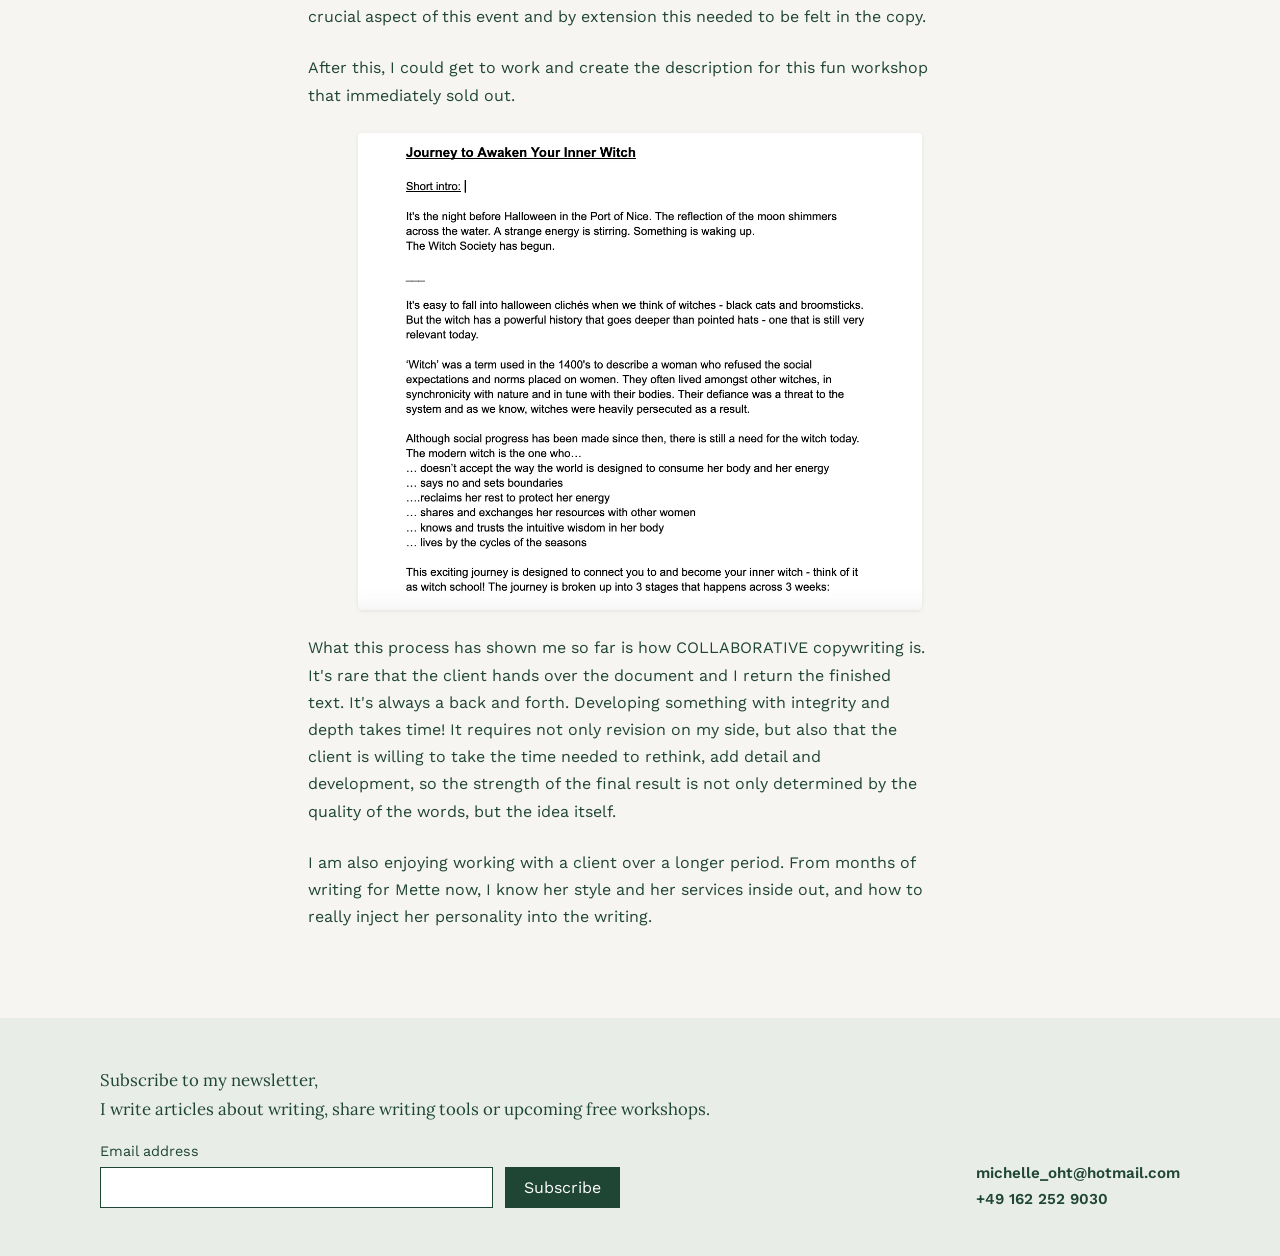
<file: case-study-mette-theilmann.html>
<!DOCTYPE html>
<html lang="en">
<head>
<meta charset="UTF-8">
<meta name="viewport" content="width=device-width, initial-scale=1, viewport-fit=cover">
<title>Case Study: Mette Theilmann - Miche O'higgins</title>
<link rel="preconnect" href="https://fonts.googleapis.com">
<link rel="preconnect" href="https://fonts.gstatic.com" crossorigin>
<link href="https://fonts.googleapis.com/css2?family=Lora:ital,wght@0,400;0,500;0,600;1,400&family=Work+Sans:wght@300;400;500;600&display=swap" rel="stylesheet">
<link rel="stylesheet" href="css/style.css?v=31">
</head>
<body class="blog-post">
<header class="nav" id="siteNav">
  <div class="nav-inner">
    <a class="nav-name" href="index.html#top">Miche O'higgins</a>
    <nav class="links" id="navLinks">
      <a href="index.html#top">Home</a>
      <div class="dropdown" id="servicesDropdown">
        <button class="dd-trigger" id="ddTrigger" aria-expanded="false" aria-haspopup="true">Services</button>
        <div class="dd-menu" id="ddMenu">
          <a href="brand-writing.html">Brand Writing</a>
          <a href="creative-writing.html">Creative Writing</a>
          <a href="workshops.html">Workshops</a>
        </div>
      </div>
      <a href="about.html">About</a>
      <a href="blog.html">Blog</a>
      <a href="events.html">Upcoming</a>
    </nav>
    <button class="menu-btn" id="menuBtn" aria-label="Toggle menu">Menu</button>
  </div>
</header>

<main>
  <section class="wrap fade" style="padding-top:120px;padding-bottom:88px;max-width:720px;">
    <p><a href="blog.html" style="text-decoration:none;border-bottom:1px solid var(--green-dark);"><span class="sketch-arrow sketch-arrow--left" aria-hidden="true"></span> Back to Blog</a></p>
    <h1>Case Study: Mette Theilmann</h1>
    <p><em>7th October 2026</em></p>
    <p><em>Building the brand copy from scratch for Mette's new website</em></p>

    <p>I joined in the business development stages of Mette's new business, sitting in on the first brand platform development meetings, mostly as an observer taking notes as Mette candidly spoke about what this project meant to her and where she wanted it to go. Being involved from these early stages was really valuable in getting to know Mette's unfiltered voice and the very personal story behind the work, but also being able to input with questions that ended up influencing the direction the business took.</p>
    <p>One of the biggest challenges we had was how to describe a coaching business without using any coaching language, since there were specific requirements from the state's business registry on how we could legally describe the company. This meant that we had to break down every aspect of the service to its foundation, getting to the essence and building a new understanding of what it was rather than falling back on assumptions or typical vocabularies.</p>

    <div class="img-wrapper"><img src="images/blog/casestudy1/1.webp" alt="List of words we couldn't use"><p class="img-caption">List of words we knew we couldn't use</p></div>

    <p>At this stage, Mette was an overflowing pot of ideas that could barely contain the inspiration she had. She wrote pages and pages with notes and research, which landed in my email inbox each morning which I had the job of digesting and organising. It seemed there was enough to fill volumes, but instead I had to whittle it down to a condensed few paragraphs.</p>

    <img src="images/blog/casestudy1/2.webp" alt="Notes and research documents" class="landscape">

    <div class="img-wrapper landscape"><img src="images/blog/casestudy1/3.webp" alt="Lots of documents, ideas and concepts"><p class="img-caption">Lots of documents, ideas and concepts.</p></div>

    <p>Over email correspondence, I gently challenged some of Mette's ideas, not because I thought they were lacking but because I felt there was unexplored depth to the work to still bring out. After a few rounds of questioning and answering, we finally had the material we needed to get started.</p>

    <img src="images/blog/casestudy1/4.webp" alt="Email correspondence and notes" class="landscape">

    <p>A lot of highlighting, post-it notes and draft writing later, we were getting closer to what felt like a copy that allowed Mette's rich philosophy and research to shine through without overwhelming her audience.</p>

    <div class="img-wrapper" style="max-width:100%;"><img src="images/blog/casestudy1/5.webp" alt="Desktop full of files"></div>
    <div class="img-wrapper" style="max-width:100%;"><img src="images/blog/casestudy1/6.webp" alt="Desktop full of files"><p class="img-caption">Desktop full of files</p></div>

    <div class="img-wrapper"><img src="images/blog/casestudy1/7.webp" alt="One of the many drafts"><p class="img-caption">One of the many drafts</p></div>

    <p>The final step was to find a tagline that really captured the work, which in this case happened very collaboratively on a whatsapp chat, each of us making micro adjustments to each word, until we had the final version.</p>

    <img src="images/blog/casestudy1/8.webp" alt="Tagline development on WhatsApp">

    <p>Since launching the business and the new website, I have continued developing new workshops and retreats for Mette. A recent project we created together and launched was her new workshop: Embody your Inner Witch. The process went a little like this:</p>

    <p>1. Mette sent me a document of her ideas, bullet points, inspirations and notes. I always tell my clients that I prefer a messy and unedited document written in your voice rather than a very polished impermeable text generated with chat gpt. It lets me really feel YOU in the text in all your quirks and character.</p>

    <p>2. I read through this document closely, and started collecting my initial ideas for how to push this concept further. Mette had some great ideas, but the understanding of the witch still felt a little cliche and conventional. I felt the workshop needed to be grounded in a bit of historical research to do the figure of the witch justice and bring an underrepresented perspective, so I consulted a favourite book of mine by Silvia Federici - Caliban and The Witch. 2 hours later I sent Mette this document of compiled research and ideas, as well as a questionnaire that aimed to get deeper into the intentions and goals for this workshop.</p>

    <div class="img-wrapper"><img src="images/blog/casestudy1/9.webp" alt="Research and ideas document"><p class="img-caption">My initial notes, responses and summary of Mette's workshop.</p></div>

    <div class="img-wrapper" style="max-width:100%;margin-bottom:0;"><img src="images/blog/casestudy1/10.webp" alt="Questionnaire responses"></div>
    <div class="img-wrapper" style="max-width:100%;margin-top:4px;"><img src="images/blog/casestudy1/11.webp" alt="Workshop development notes"><p class="img-caption">Questionnaire responses</p></div>

    <p>Once I got Mette's responses back, we had a call to do some brainstorming together. Through this conversation we decided it would not just be one workshop but a three part series, turning it into a Witch Academy Journey instead of a single evening. We also realised that playfulness was the most crucial aspect of this event and by extension this needed to be felt in the copy.</p>

    <p>After this, I could get to work and create the description for this fun workshop that immediately sold out.</p>

    <img src="images/blog/casestudy1/13.webp" alt="Workshop description">

    <p>What this process has shown me so far is how COLLABORATIVE copywriting is. It's rare that the client hands over the document and I return the finished text. It's always a back and forth. Developing something with integrity and depth takes time! It requires not only revision on my side, but also that the client is willing to take the time needed to rethink, add detail and development, so the strength of the final result is not only determined by the quality of the words, but the idea itself.</p>

    <p>I am also enjoying working with a client over a longer period. From months of writing for Mette now, I know her style and her services inside out, and how to really inject her personality into the writing.</p>
  </section>
</main>

<footer>
  <div class="footer-inner">
  <div class="footer-newsletter">
    <p>Subscribe to my newsletter,<br>I write articles about writing, share writing tools or upcoming free workshops.</p>
    <form action="https://micheohiggins.us1.list-manage.com/subscribe/post?u=e549fdbb5acc9a97b92ba447f&amp;id=dabc19608a&amp;f_id=00b3cee1f0" method="post" target="_blank" rel="noopener">
      <label for="newsletter-email">Email address</label>
      <div class="newsletter-fields"><input id="newsletter-email" type="email" name="EMAIL" autocomplete="email" required><button type="submit" name="subscribe">Subscribe</button></div>
      <div class="newsletter-trap" aria-hidden="true"><input type="text" name="b_e549fdbb5acc9a97b92ba447f_dabc19608a" tabindex="-1" value="" autocomplete="off"></div>
    </form>
  </div>
  <div class="footer-contact"><a href="mailto:michelle_oht@hotmail.com">michelle_oht@hotmail.com</a><a href="tel:+491622529030">+49 162 252 9030</a></div>
  </div>
</footer>

<script>
const nav=document.getElementById('siteNav');window.addEventListener('scroll',()=>nav.classList.toggle('scrolled',window.scrollY>8),{passive:true});
const menuBtn=document.getElementById('menuBtn'),navLinks=document.getElementById('navLinks');menuBtn.addEventListener('click',()=>navLinks.classList.toggle('open'));navLinks.querySelectorAll('a').forEach(a=>a.addEventListener('click',()=>{navLinks.classList.remove('open');document.getElementById('servicesDropdown').classList.remove('open')}));
const dropdown=document.getElementById('servicesDropdown'),ddTrigger=document.getElementById('ddTrigger');ddTrigger.addEventListener('click',e=>{e.stopPropagation();const isOpen=dropdown.classList.toggle('open');ddTrigger.setAttribute('aria-expanded',isOpen)});document.addEventListener('click',e=>{if(!dropdown.contains(e.target)){dropdown.classList.remove('open');ddTrigger.setAttribute('aria-expanded','false')}});
try{const io=new IntersectionObserver(entries=>entries.forEach(e=>{if(e.isIntersecting){e.target.classList.add('in');io.unobserve(e.target)}}),{threshold:.12});document.querySelectorAll('.fade').forEach(el=>io.observe(el))}catch(e){document.querySelectorAll('.fade').forEach(el=>el.classList.add('in'))}
</script>
</body>
</html>
</file>
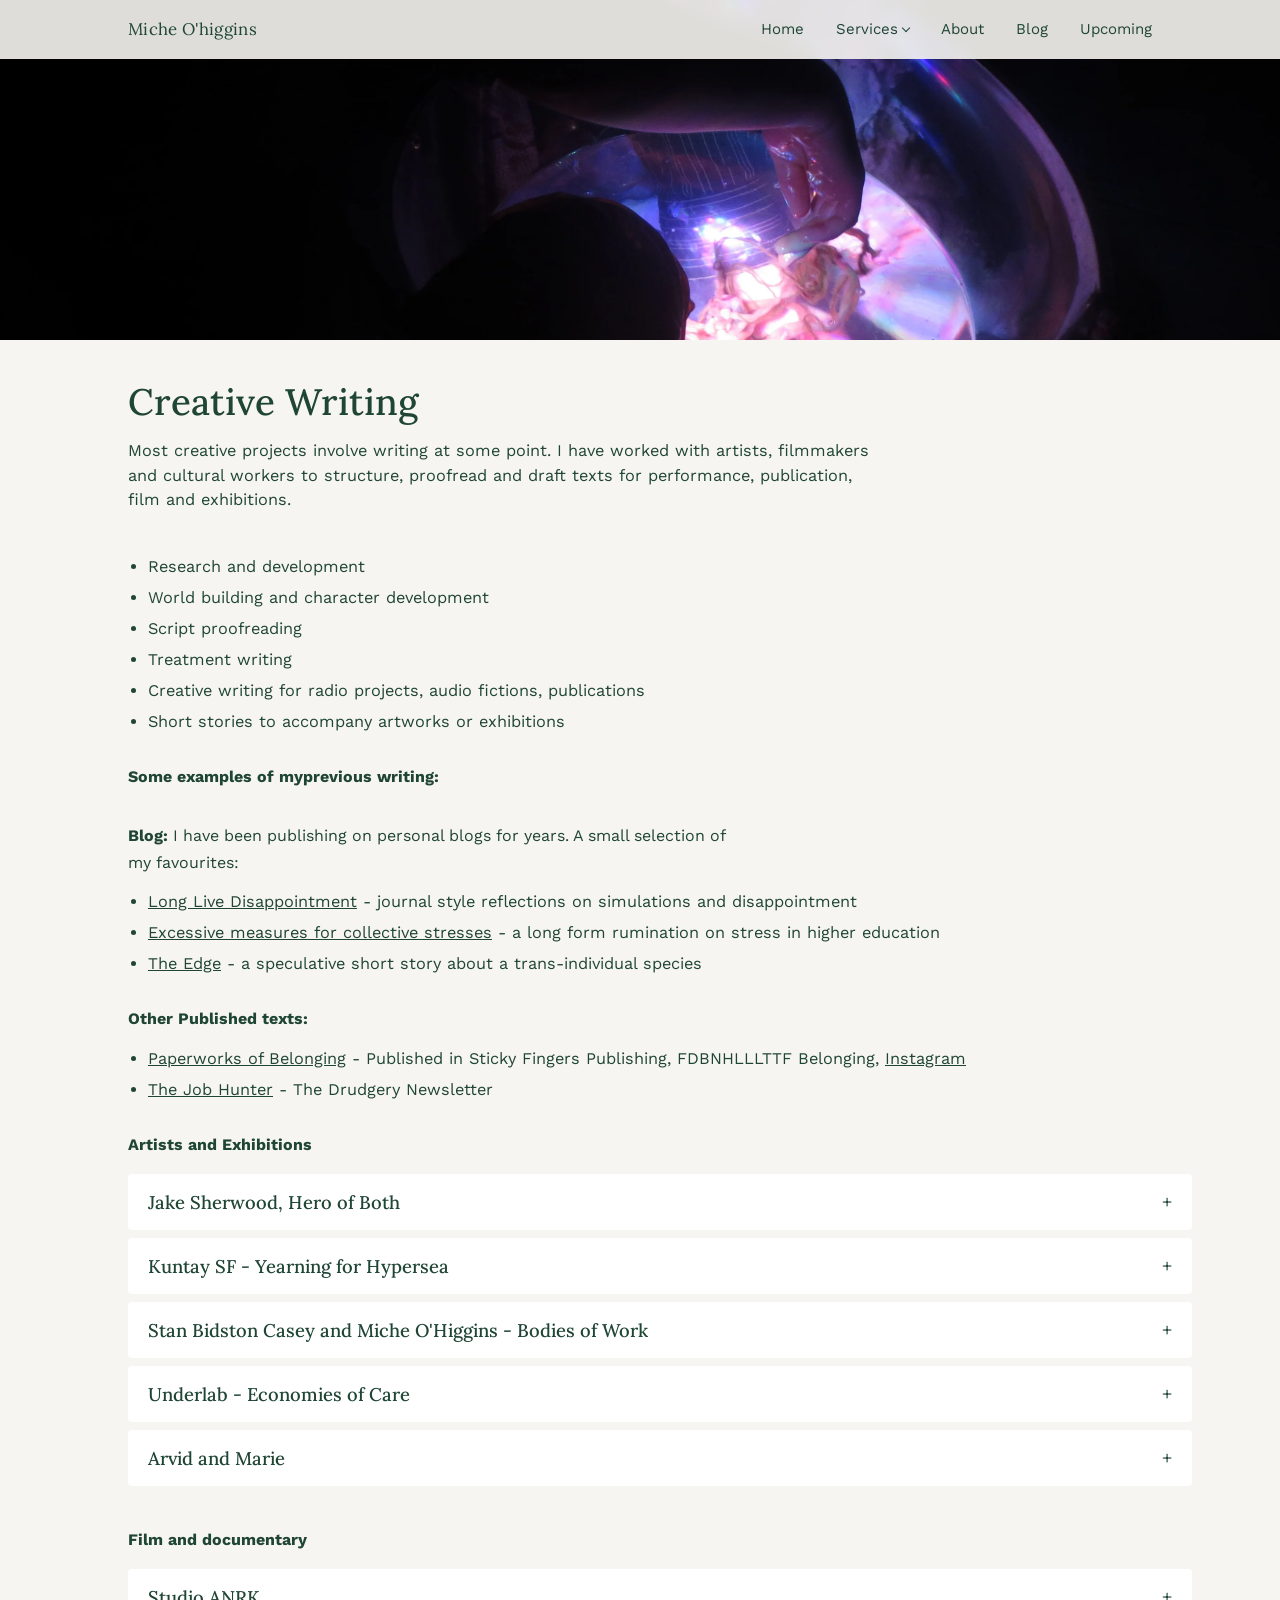
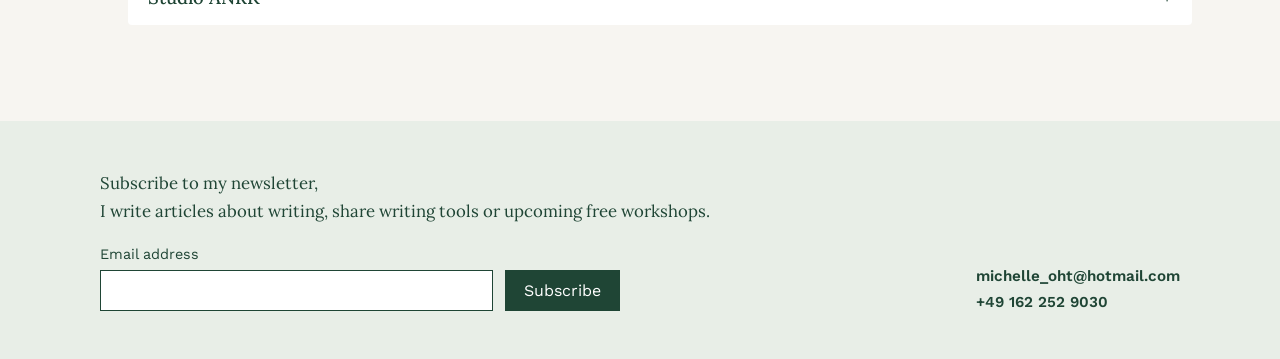
<file: creative-writing.html>
<!DOCTYPE html>
<html lang="en">
<head>
<meta charset="UTF-8">
<meta name="viewport" content="width=device-width, initial-scale=1, viewport-fit=cover">
<title>Creative Writing - Miche O'higgins</title>
<link rel="preconnect" href="https://fonts.googleapis.com">
<link rel="preconnect" href="https://fonts.gstatic.com" crossorigin>
<link href="https://fonts.googleapis.com/css2?family=Lora:ital,wght@0,400;0,500;0,600;1,400&family=Work+Sans:wght@300;400;500;600&display=swap" rel="stylesheet">
<link rel="stylesheet" href="css/style.css?v=34">
</head>
<body class="service-creative">
<header class="nav" id="siteNav"><div class="nav-inner"><a class="nav-name" href="index.html#top">Miche O'higgins</a><nav class="links" id="navLinks"><a href="index.html#top">Home</a><div class="dropdown" id="servicesDropdown"><button class="dd-trigger" id="ddTrigger" aria-expanded="false" aria-haspopup="true">Services</button><div class="dd-menu" id="ddMenu"><a href="brand-writing.html">Brand Writing</a><a href="creative-writing.html">Creative Writing</a><a href="workshops.html">Workshops</a></div></div><a href="about.html">About</a><a href="blog.html">Blog</a><a href="events.html">Upcoming</a></nav><button class="menu-btn" id="menuBtn" aria-label="Toggle menu">Menu</button></div></header>

<main><section class="wrap fade service-page"><div class="page-banner" role="img" aria-label="Decorative banner image"></div><h1>Creative Writing</h1>
<p class="service-page-tagline">Most creative projects involve writing at some point. I have worked with artists, filmmakers and cultural workers to structure, proofread and draft texts for performance, publication, film and exhibitions.</p>

<div class="service-page-grid"><div>
<ul>
<li>Research and development</li>
<li>World building and character development</li>
<li>Script proofreading</li>
<li>Treatment writing</li>
<li>Creative writing for radio projects, audio fictions, publications</li>
<li>Short stories to accompany artworks or exhibitions</li>
</ul>

<p><strong>Some examples of myprevious writing:</strong></p>

<p><strong>Blog:</strong> I have been publishing on personal blogs for years. A small selection of my favourites:</p>

<ul>
<li><a href="https://lifehacksfordogs.substack.com/p/breaking-the-matrix" target="_blank" rel="noopener">Long Live Disappointment</a> - journal style reflections on simulations and disappointment</li>
<li><a href="https://michelleohiggins.wordpress.com/2024/09/18/excessive-measures-for-collective-stresses/" target="_blank" rel="noopener">Excessive measures for collective stresses</a> - a long form rumination on stress in higher education</li>
<li><a href="https://michelleohiggins.wordpress.com/2023/12/28/the-edge/" target="_blank" rel="noopener">The Edge</a> - a speculative short story about a trans-individual species</li>
</ul>

<p><strong>Other Published texts:</strong></p>

<ul>
<li><a href="https://drive.google.com/file/d/13KJiefZRwJmsEi3YdsRnBlw4yZ_xKjoR/view?usp=drive_link" target="_blank" rel="noopener">Paperworks of Belonging</a> - Published in Sticky Fingers Publishing, FDBNHLLLTTF Belonging, <a href="https://www.instagram.com/p/CJUVkGKhnWs/?img_index=1" target="_blank" rel="noopener">Instagram</a></li>
<li><a href="https://drive.google.com/file/d/1QFXLnhYLqsG3d9hIEkcc51cUOiuU4Vtl/view?usp=drive_link" target="_blank" rel="noopener">The Job Hunter</a> - The Drudgery Newsletter</li>
</ul>

<p><strong>Artists and Exhibitions</strong></p>

<details class="accordion"><summary>Jake Sherwood, Hero of Both<span class="icon">+</span></summary>
<p class="project-link"><strong>Project:</strong> Hero of Both, poem and anti-performance, performed across Berlin and London.<br><strong>Role:</strong> Proofreading and editing</p>
<div class="a-body"><p class="img-hint">Click to enlarge</p><div class="img-row"><div class="img-wrapper"><img src="images/jake1.webp" alt="Jake Sherwood Hero of Both project" class="lightbox-trigger"></div><div class="img-wrapper"><img src="images/jake2.webp" alt="Jake Sherwood Hero of Both project" class="lightbox-trigger"></div></div>
<p><strong><a href="https://www.berlinerfestspiele.de/gropius-bau/programm/2024/ausstellungen/rirkrit-tiravanija/demo-station/demo-station-the-hero-of-both" target="_blank" rel="noopener" style="color:var(--green-dark);text-decoration:underline;">Link to project</a></strong></p></div></details>

<details class="accordion"><summary>Kuntay SF - Yearning for Hypersea<span class="icon">+</span></summary>
<p class="project-link"><strong>Project:</strong> Yearning for Hypersea, Performance, Berlin 2023<br><strong>Role:</strong> Concept and text</p>
<div class="a-body"><p>Yearning for Hypersea is a performance that explores the dynamic between a human mother and her 'baby' - partially bacteria, partially plastic raised on the toxic pollutants of human plastic waste over the centuries. As the performer interacts with the 'baby' in a well of water, she creates moving light reflections which triggers a lyrical soundscape narrating the complicated love shared in this interspecial bond.</p>
<p class="img-hint">Click to enlarge</p><div class="img-wrapper"><img src="images/sea1.webp" alt="Yearning for Hypersea performance" class="lightbox-trigger"></div>
<p><strong><a href="https://drive.google.com/file/d/1l2er0uSH8Ysz2sQWB35U_PmitV5_SoaT/view?usp=sharing" target="_blank" rel="noopener" style="color:var(--green-dark);text-decoration:underline;">Link to documentation</a></strong></p></div></details>

<details class="accordion"><summary>Stan Bidston Casey and Miche O'Higgins - Bodies of Work<span class="icon">+</span></summary>
<p class="project-link"><strong>Project:</strong> Bodies of Work, solo exhibition exploring work and labour, London<br><strong>Role:</strong> Curation, concept and text writing</p>
<div class="a-body"><p class="img-hint">Click to enlarge</p><div class="img-wrapper"><img src="images/bodies.webp" alt="Bodies of Work exhibition" class="lightbox-trigger"></div></div></details>

<details class="accordion"><summary>Underlab - Economies of Care<span class="icon">+</span></summary>
<p class="project-link"><strong>Project:</strong> Underlab first group exhibition - Zu Verscheken - DIY economies of care, 2023<br><strong>Role:</strong> Curation, concept and text writing</p>
<div class="a-body"><p class="img-hint">Click to enlarge</p><div class="img-row"><div class="img-wrapper"><img src="images/zv4.webp" alt="Underlab Zu Verscheken exhibition" class="lightbox-trigger"></div><div class="img-wrapper landscape"><img src="images/ZV3.webp" alt="Underlab Zu Verscheken exhibition" class="lightbox-trigger"></div></div></div></details>

<details class="accordion"><summary>Arvid and Marie<span class="icon">+</span></summary>
<p class="project-link"><strong>Project:</strong> A talking massage chair that explores intimacy and automation through a conversion with the sitter.<br><strong>Role:</strong> Creative writer and research intern</p>
<div class="a-body"><p class="img-hint">Click to enlarge</p><div class="img-row"><div class="img-wrapper"><img src="images/arvid.webp" alt="Arvid and Marie project" class="lightbox-trigger"></div><div class="img-wrapper"><img src="images/arvid2.webp" alt="Arvid and Marie project" class="lightbox-trigger"></div></div>
<p>My role was to script the dialogue that unfolds between the visitor sitting in the chair and this suicidal massage chair. The project explored the AI stop button dilemma, so the goal was to create an eerie and uncomfortable experience that blurred the line of the agency of the visitor. Over the course of Arvid and Marie's two month residency in Shanghai, we were figuring out together; What is the voice and personality of the massage chair? How does the conversation progress? How do we build in unexpected twists into the interaction?</p></div></details>

<p><strong>Film and documentary</strong></p>

<details class="accordion"><summary>Studio ANRK<span class="icon">+</span></summary>
<p class="project-link"><strong>Project:</strong> Assorted<br><strong>Role:</strong> In-house writer and researcher from 2022-2023</p>
<div class="a-body testimonial"><p>On various VR documentary projects, I was carrying out historical research, writing treatments and working with the main writer to add historical accuracy to the script. I was also writing blogs for the newsletter where i would share research and information about certain themes surrounding the films eg. future studies, innovation, time travel.</p>
<p class="img-hint">Click to enlarge</p><div class="img-row"><div class="img-wrapper"><img src="images/anrk.webp" alt="Studio ANRK project" class="lightbox-trigger"></div><div class="img-wrapper"><img src="images/anrk1.ong.webp" alt="Studio ANRK project" class="lightbox-trigger"></div><div class="img-wrapper"><img src="images/anrk2.webp" alt="Studio ANRK project" class="lightbox-trigger"></div></div>
<div class="testimonial-box"><p>&quot;Miche's research and creative work was the backbone of the early development work on two key projects, Camp Century and There Exists, as well as helpful on several others. Piecing together the story and diving deep on the historical accuracy of our work, Miche brought rigour and curiosity, and an ability to process often complex, contradictory information in a way that kept us focused on our longer term goals, while discovering the small, human facts that made sure our research didn't just inform the project but shaped its emotional and narrative core. It was a real pleasure and I'd work with Miche again in a heartbeat.&quot;</p><p><em>Anrick Bregman, Founder of Studio ANRK and Edge</em></p></div></div></details>

</div></div></section></main>

<footer>
  <div class="footer-inner">
  <div class="footer-newsletter">
    <p>Subscribe to my newsletter,<br>I write articles about writing, share writing tools or upcoming free workshops.</p>
    <form action="https://micheohiggins.us1.list-manage.com/subscribe/post?u=e549fdbb5acc9a97b92ba447f&amp;id=dabc19608a&amp;f_id=00b3cee1f0" method="post" target="_blank" rel="noopener">
      <label for="newsletter-email">Email address</label>
      <div class="newsletter-fields"><input id="newsletter-email" type="email" name="EMAIL" autocomplete="email" required><button type="submit" name="subscribe">Subscribe</button></div>
      <div class="newsletter-trap" aria-hidden="true"><input type="text" name="b_e549fdbb5acc9a97b92ba447f_dabc19608a" tabindex="-1" value="" autocomplete="off"></div>
    </form>
  </div>
  <div class="footer-contact"><a href="mailto:michelle_oht@hotmail.com">michelle_oht@hotmail.com</a><a href="tel:+491622529030">+49 162 252 9030</a></div>
  </div>
</footer>

<script>
// lightbox for images
document.querySelectorAll('.lightbox-trigger').forEach(img=>{img.addEventListener('click',()=>{const overlay=document.createElement('div');overlay.className='lightbox-overlay';const full=document.createElement('img');full.src=img.src;full.alt=img.alt;overlay.appendChild(full);document.body.appendChild(overlay);overlay.addEventListener('click',()=>overlay.remove());});});

const nav=document.getElementById('siteNav');window.addEventListener('scroll',()=>nav.classList.toggle('scrolled',window.scrollY>8),{passive:true});const menuBtn=document.getElementById('menuBtn'),navLinks=document.getElementById('navLinks');menuBtn.addEventListener('click',()=>navLinks.classList.toggle('open'));navLinks.querySelectorAll('a').forEach(a=>a.addEventListener('click',()=>{navLinks.classList.remove('open');document.getElementById('servicesDropdown').classList.remove('open')}));const dropdown=document.getElementById('servicesDropdown'),ddTrigger=document.getElementById('ddTrigger');ddTrigger.addEventListener('click',e=>{e.stopPropagation();const isOpen=dropdown.classList.toggle('open');ddTrigger.setAttribute('aria-expanded',isOpen)});document.addEventListener('click',e=>{if(!dropdown.contains(e.target)){dropdown.classList.remove('open');ddTrigger.setAttribute('aria-expanded','false')}});try{const io=new IntersectionObserver(entries=>entries.forEach(e=>{if(e.isIntersecting){e.target.classList.add('in');io.unobserve(e.target)}}),{threshold:.12});document.querySelectorAll('.fade').forEach(el=>io.observe(el))}catch(e){document.querySelectorAll('.fade').forEach(el=>el.classList.add('in'))}
</script>
</body>
</html>
</file>
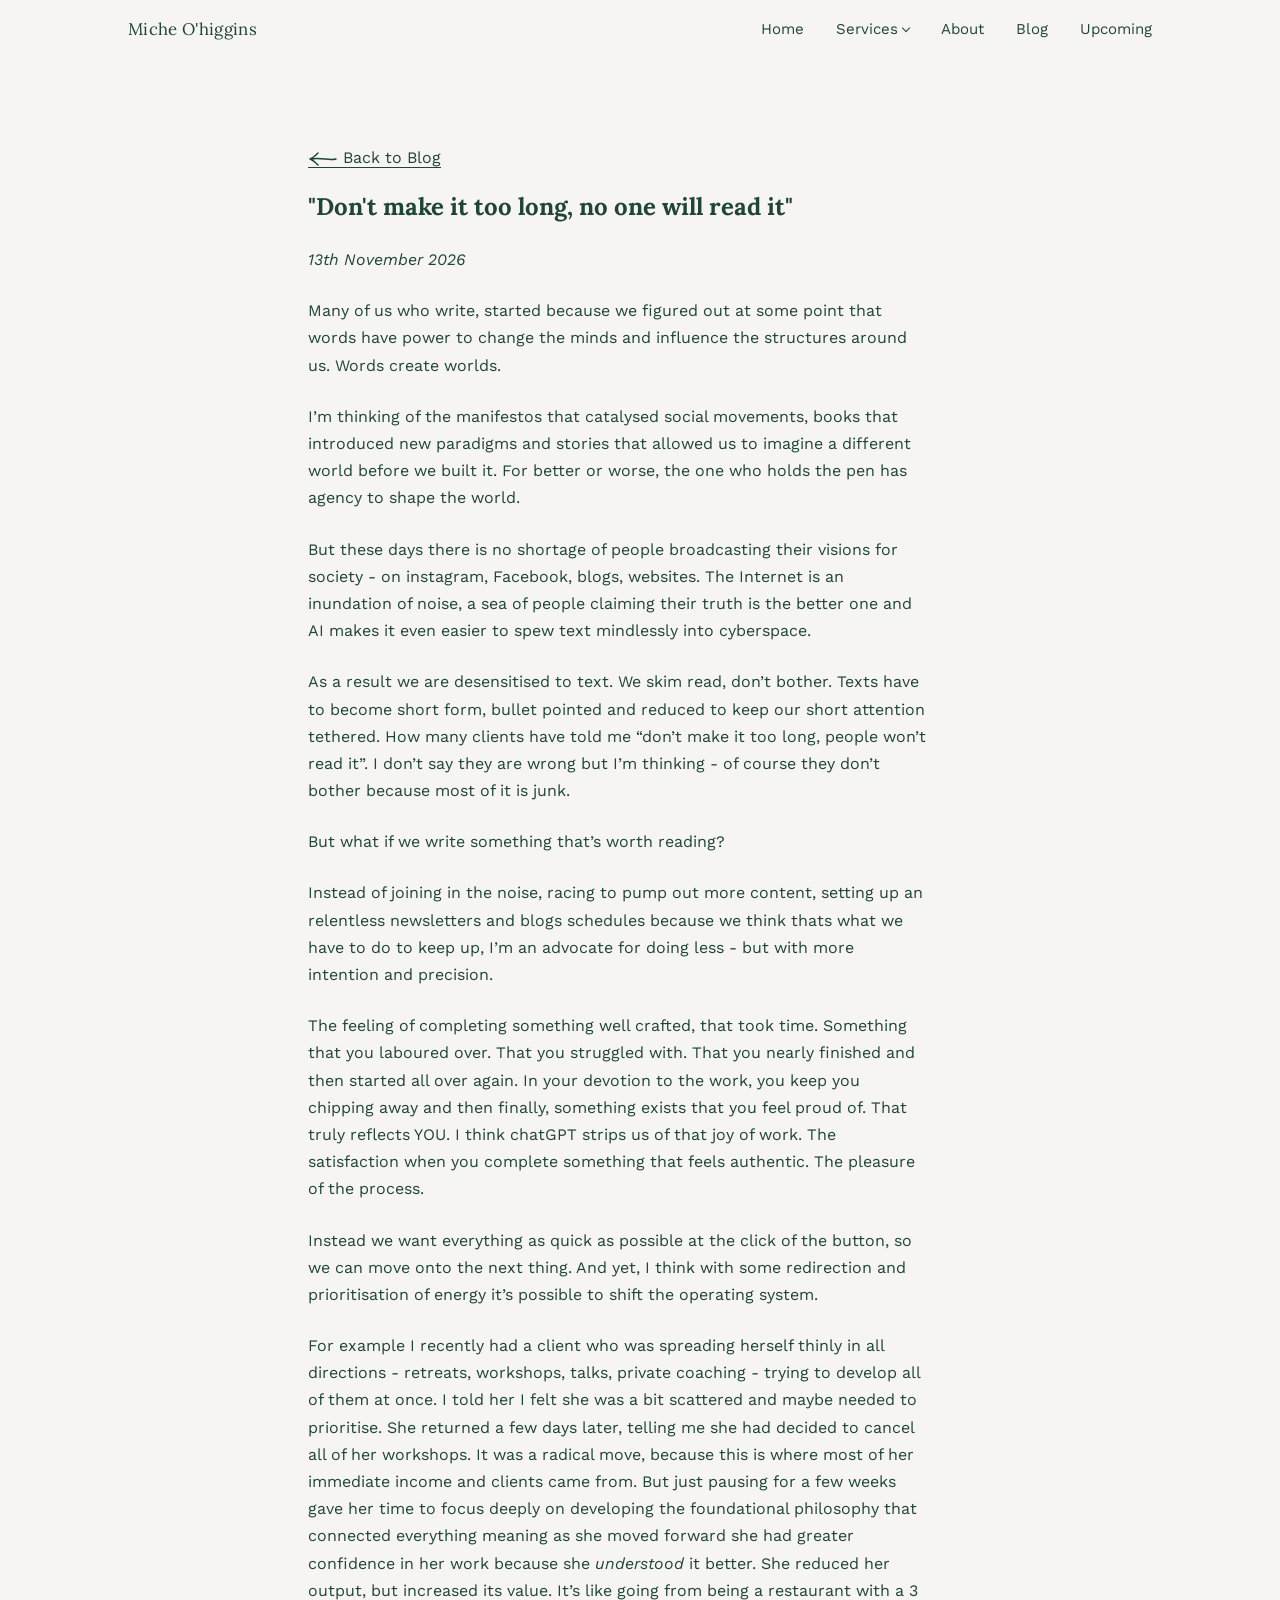
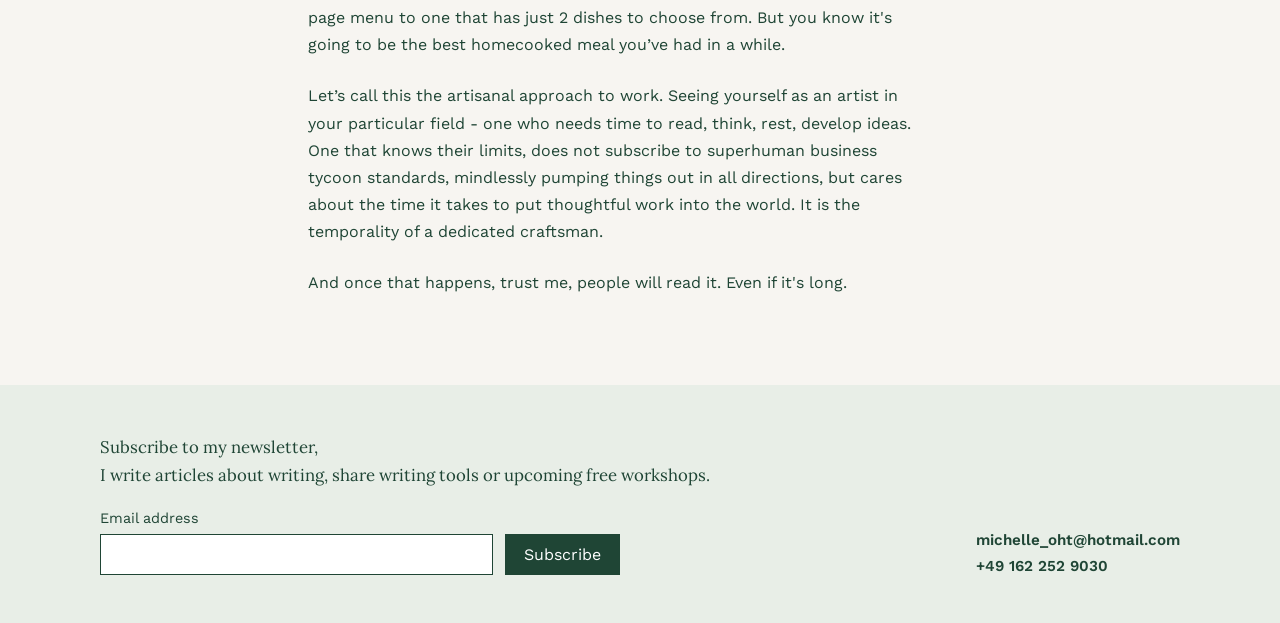
<file: dont-make-it-too-long.html>
<!DOCTYPE html>
<html lang="en">
<head>
<meta charset="UTF-8">
<meta name="viewport" content="width=device-width, initial-scale=1, viewport-fit=cover">
<title>"Don't make it too long, no one will read it" - Miche O'higgins</title>
<link rel="preconnect" href="https://fonts.googleapis.com">
<link rel="preconnect" href="https://fonts.gstatic.com" crossorigin>
<link href="https://fonts.googleapis.com/css2?family=Lora:ital,wght@0,400;0,500;0,600;1,400&family=Work+Sans:wght@300;400;500;600&display=swap" rel="stylesheet">
<link rel="stylesheet" href="css/style.css?v=31">
</head>
<body class="blog-post">
<header class="nav" id="siteNav">
  <div class="nav-inner">
    <a class="nav-name" href="index.html#top">Miche O'higgins</a>
    <nav class="links" id="navLinks">
      <a href="index.html#top">Home</a>
      <div class="dropdown" id="servicesDropdown">
        <button class="dd-trigger" id="ddTrigger" aria-expanded="false" aria-haspopup="true">Services</button>
        <div class="dd-menu" id="ddMenu">
          <a href="brand-writing.html">Brand Writing</a>
          <a href="creative-writing.html">Creative Writing</a>
          <a href="workshops.html">Workshops</a>
        </div>
      </div>
      <a href="about.html">About</a>
      <a href="blog.html">Blog</a>
      <a href="events.html">Upcoming</a>
    </nav>
    <button class="menu-btn" id="menuBtn" aria-label="Toggle menu">Menu</button>
  </div>
</header>

<main>
  <section class="wrap fade" style="padding-top:120px;padding-bottom:88px;max-width:720px;">
    <p><a href="blog.html" style="text-decoration:none;border-bottom:1px solid var(--green-dark);"><span class="sketch-arrow sketch-arrow--left" aria-hidden="true"></span> Back to Blog</a></p>
    <h1>"Don't make it too long, no one will read it"</h1>
    <p><em>13th November 2026</em></p>
    <p>Many of us who write, started because we figured out at some point that words have power to change the minds and influence the structures around us. Words create worlds.</p>
    <p>I’m thinking of the manifestos that catalysed social movements, books that introduced new paradigms and stories that allowed us to imagine a different world before we built it. For better or worse, the one who holds the pen has agency to shape the world.</p>
    <p>But these days there is no shortage of people broadcasting their visions for society - on instagram, Facebook, blogs, websites. The Internet is an inundation of noise, a sea of people claiming their truth is the better one and AI makes it even easier to spew text mindlessly into cyberspace.</p>
    <p>As a result we are desensitised to text. We skim read, don’t bother. Texts have to become short form, bullet pointed and reduced to keep our short attention tethered. How many clients have told me “don’t make it too long, people won’t read it”. I don’t say they are wrong but I’m thinking - of course they don’t bother because most of it is junk.</p>
    <p> But what if we write something that’s worth reading?</p>
    <p>Instead of joining in the noise, racing to pump out more content, setting up an relentless newsletters and blogs schedules because we think thats what we have to do to keep up, I’m an advocate for doing less - but with more intention and precision.</p>
    <p>The feeling of completing something well crafted, that took time. Something that you laboured over. That you struggled with. That you nearly finished and then started all over again. In your devotion to the work, you keep you chipping away and then finally, something exists that you feel proud of. That truly reflects YOU. I think chatGPT strips us of that joy of work. The satisfaction when you complete something that feels authentic. The pleasure of the process.</p>
    <p>Instead we want everything as quick as possible at the click of the button, so we can move onto the next thing. And yet, I think with some redirection and prioritisation of energy it’s possible to shift the operating system.</p>
    <p>For example I recently had a client who was spreading herself thinly in all directions - retreats, workshops, talks, private coaching - trying to develop all of them at once. I told her I felt she was a bit scattered and maybe needed to prioritise. She returned a few days later, telling me she had decided to cancel all of her workshops. It was a radical move, because this is where most of her immediate income and clients came from. But just pausing for a few weeks gave her time to focus deeply on developing the foundational philosophy that connected everything meaning as she moved forward she had greater confidence in her work because she <em>understood</em> it better. She reduced her output, but increased its value. It’s like going from being a restaurant with a 3 page menu to one that has just 2 dishes to choose from. But you know it's going to be the best homecooked meal you’ve had in a while.</p>
    <p>Let’s call this the artisanal approach to work. Seeing yourself as an artist in your particular field - one who needs time to read, think, rest, develop ideas. One that knows their limits, does not subscribe to superhuman business tycoon standards, mindlessly pumping things out in all directions, but cares about the time it takes to put thoughtful work into the world. It is the temporality of a dedicated craftsman.</p>
    <p>And once that happens, trust me, people will read it. Even if it's long.</p>
  </section>
</main>

<footer>
  <div class="footer-inner">
  <div class="footer-newsletter">
    <p>Subscribe to my newsletter,<br>I write articles about writing, share writing tools or upcoming free workshops.</p>
    <form action="https://micheohiggins.us1.list-manage.com/subscribe/post?u=e549fdbb5acc9a97b92ba447f&amp;id=dabc19608a&amp;f_id=00b3cee1f0" method="post" target="_blank" rel="noopener">
      <label for="newsletter-email">Email address</label>
      <div class="newsletter-fields"><input id="newsletter-email" type="email" name="EMAIL" autocomplete="email" required><button type="submit" name="subscribe">Subscribe</button></div>
      <div class="newsletter-trap" aria-hidden="true"><input type="text" name="b_e549fdbb5acc9a97b92ba447f_dabc19608a" tabindex="-1" value="" autocomplete="off"></div>
    </form>
  </div>
  <div class="footer-contact"><a href="mailto:michelle_oht@hotmail.com">michelle_oht@hotmail.com</a><a href="tel:+491622529030">+49 162 252 9030</a></div>
  </div>
</footer>

<script>
const nav=document.getElementById('siteNav');window.addEventListener('scroll',()=>nav.classList.toggle('scrolled',window.scrollY>8),{passive:true});
const menuBtn=document.getElementById('menuBtn'),navLinks=document.getElementById('navLinks');menuBtn.addEventListener('click',()=>navLinks.classList.toggle('open'));navLinks.querySelectorAll('a').forEach(a=>a.addEventListener('click',()=>{navLinks.classList.remove('open');document.getElementById('servicesDropdown').classList.remove('open')}));
const dropdown=document.getElementById('servicesDropdown'),ddTrigger=document.getElementById('ddTrigger');ddTrigger.addEventListener('click',e=>{e.stopPropagation();const isOpen=dropdown.classList.toggle('open');ddTrigger.setAttribute('aria-expanded',isOpen)});document.addEventListener('click',e=>{if(!dropdown.contains(e.target)){dropdown.classList.remove('open');ddTrigger.setAttribute('aria-expanded','false')}});
try{const io=new IntersectionObserver(entries=>entries.forEach(e=>{if(e.isIntersecting){e.target.classList.add('in');io.unobserve(e.target)}}),{threshold:.12});document.querySelectorAll('.fade').forEach(el=>io.observe(el))}catch(e){document.querySelectorAll('.fade').forEach(el=>el.classList.add('in'))}
</script>
</body>
</html>
</file>
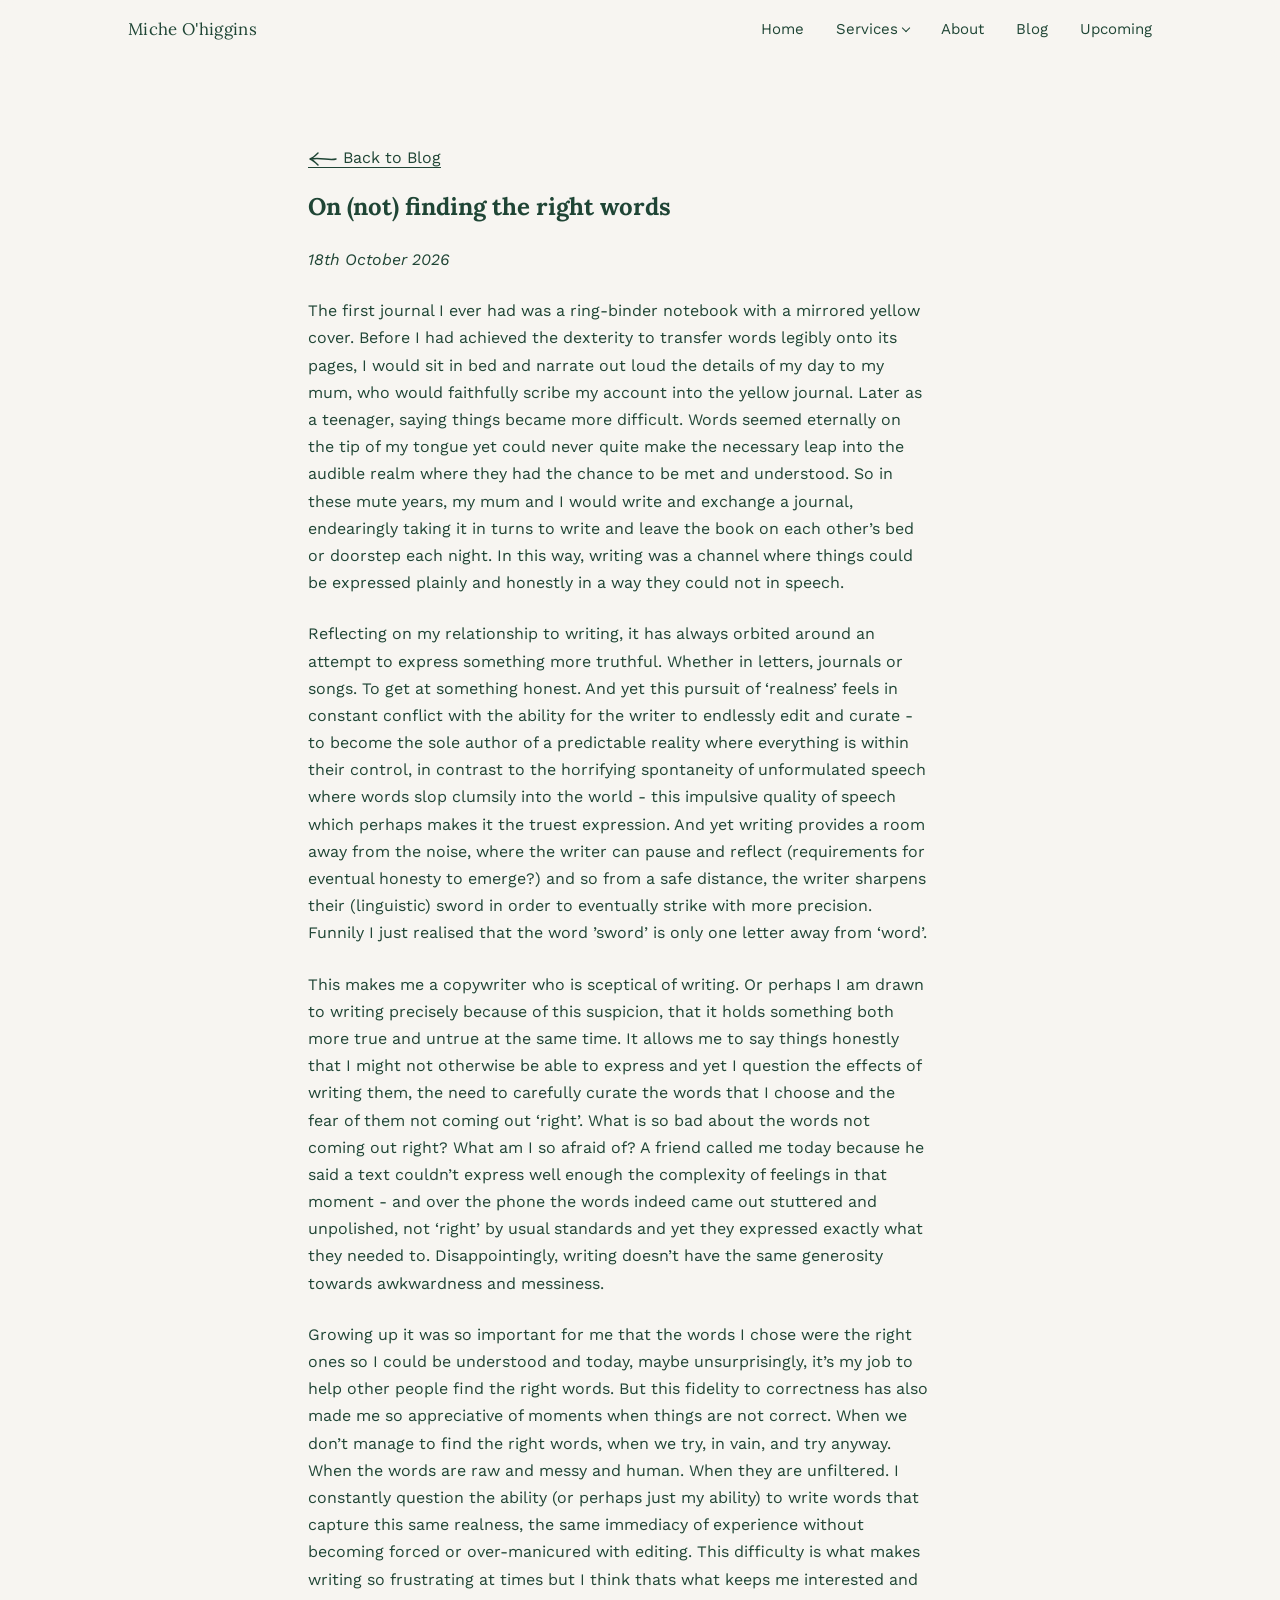
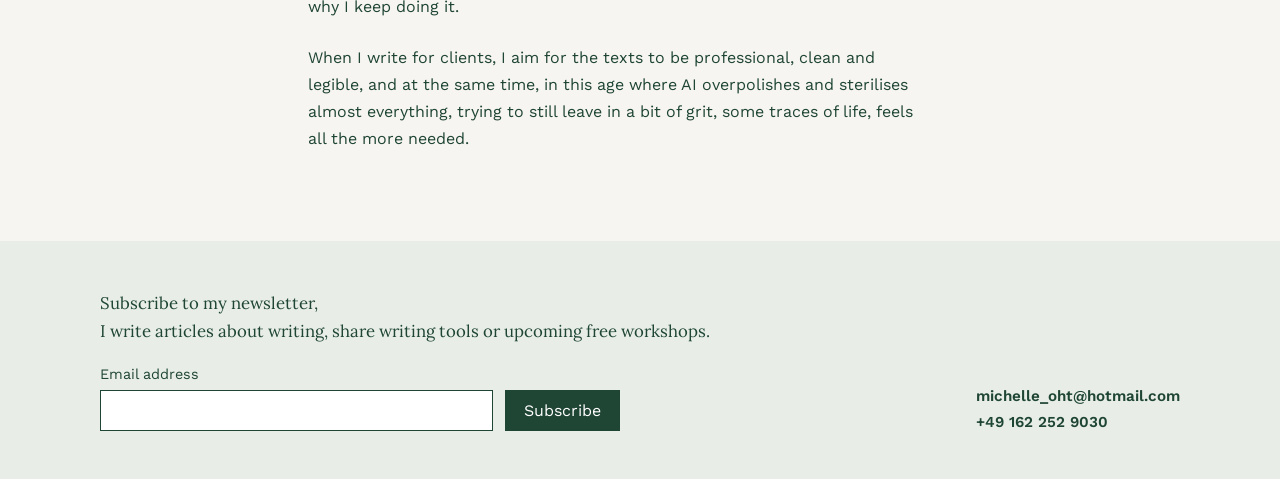
<file: on-not-finding.html>
<!DOCTYPE html>
<html lang="en">
<head>
<meta charset="UTF-8">
<meta name="viewport" content="width=device-width, initial-scale=1, viewport-fit=cover">
<title>On (not) finding the right words - Miche O'higgins</title>
<link rel="preconnect" href="https://fonts.googleapis.com">
<link rel="preconnect" href="https://fonts.gstatic.com" crossorigin>
<link href="https://fonts.googleapis.com/css2?family=Lora:ital,wght@0,400;0,500;0,600;1,400&family=Work+Sans:wght@300;400;500;600&display=swap" rel="stylesheet">
<link rel="stylesheet" href="css/style.css?v=31">
</head>
<body class="blog-post">
<header class="nav" id="siteNav">
  <div class="nav-inner">
    <a class="nav-name" href="index.html#top">Miche O'higgins</a>
    <nav class="links" id="navLinks">
      <a href="index.html#top">Home</a>
      <div class="dropdown" id="servicesDropdown">
        <button class="dd-trigger" id="ddTrigger" aria-expanded="false" aria-haspopup="true">Services</button>
        <div class="dd-menu" id="ddMenu">
          <a href="brand-writing.html">Brand Writing</a>
          <a href="creative-writing.html">Creative Writing</a>
          <a href="workshops.html">Workshops</a>
        </div>
      </div>
      <a href="about.html">About</a>
      <a href="blog.html">Blog</a>
      <a href="events.html">Upcoming</a>
    </nav>
    <button class="menu-btn" id="menuBtn" aria-label="Toggle menu">Menu</button>
  </div>
</header>

<main>
  <section class="wrap fade" style="padding-top:120px;padding-bottom:88px;max-width:720px;">
    <p><a href="blog.html" style="text-decoration:none;border-bottom:1px solid var(--green-dark);"><span class="sketch-arrow sketch-arrow--left" aria-hidden="true"></span> Back to Blog</a></p>
    <h1>On (not) finding the right words </h1>
    <p><em>18th October 2026</em></p>
<p>The first journal I ever had was a ring-binder notebook with a mirrored yellow cover. Before I had achieved the dexterity to transfer words legibly onto its pages, I would sit in bed and narrate out loud the details of my day to my mum, who would faithfully scribe my account into the yellow journal. Later as a teenager, saying things became more difficult. Words seemed eternally on the tip of my tongue yet could never quite make the necessary leap into the audible realm where they had the chance to be met and understood. So in these mute years, my mum and I would write and exchange a journal, endearingly taking it in turns to write and leave the book on each other’s bed or doorstep each night. In this way, writing was a channel where things could be expressed plainly and honestly in a way they could not in speech.</p>
 <p>Reflecting on my relationship to writing, it has always orbited around an attempt to express something more truthful. Whether in letters, journals or songs. To get at something honest. And yet this pursuit of ‘realness’ feels in constant conflict with the ability for the writer to endlessly edit and curate - to become the sole author of a predictable reality where everything is within their control, in contrast to the horrifying spontaneity of unformulated speech where words slop clumsily into the world - this impulsive quality of speech which perhaps makes it the truest expression. And yet writing provides a room away from the noise, where the writer can pause and reflect (requirements for eventual honesty to emerge?) and so from a safe distance, the writer sharpens their (linguistic) sword in order to eventually strike with more precision. Funnily I just realised  that the word ’sword’ is only one letter away from ‘word’.</p>    
<p>This makes me a copywriter who is sceptical of writing. Or perhaps I am drawn to writing precisely because of this suspicion, that it holds something both more true and untrue at the same time. It allows me to say things honestly that I might not otherwise be able to express and yet I question the effects of writing them, the need to carefully curate the words that I choose and the fear of them not coming out ‘right’. What is so bad about the words not coming out right? What am I so afraid of? A friend called me today because he said a text couldn’t express well enough the complexity of feelings in that moment - and over the phone the words indeed came out stuttered and unpolished, not ‘right’ by usual standards and yet they expressed exactly what they needed to. Disappointingly, writing doesn’t have the same generosity towards awkwardness and messiness.</p>
<p>Growing up it was so important for me that the words I chose were the right ones so I could be understood and today, maybe unsurprisingly, it’s my job to help other people find the right words. But this fidelity to correctness has also made me so appreciative of moments when things are not correct. When we don’t manage to find the right words, when we try, in vain, and try anyway. When the words are raw and messy and human. When they are unfiltered. I constantly question the ability (or perhaps just my ability) to write words that capture this same realness, the same immediacy of experience without becoming forced or over-manicured with editing. This difficulty is what makes writing so frustrating at times but I think thats what keeps me interested and why I keep doing it.</p>
<p>When I write for clients, I aim for the texts to be professional, clean and legible, and at the same time, in this age where AI overpolishes and sterilises almost everything, trying to still leave in a bit of grit, some traces of life, feels all the more needed.</p>
  </section>
</main>

<footer>
  <div class="footer-inner">
  <div class="footer-newsletter">
    <p>Subscribe to my newsletter,<br>I write articles about writing, share writing tools or upcoming free workshops.</p>
    <form action="https://micheohiggins.us1.list-manage.com/subscribe/post?u=e549fdbb5acc9a97b92ba447f&amp;id=dabc19608a&amp;f_id=00b3cee1f0" method="post" target="_blank" rel="noopener">
      <label for="newsletter-email">Email address</label>
      <div class="newsletter-fields"><input id="newsletter-email" type="email" name="EMAIL" autocomplete="email" required><button type="submit" name="subscribe">Subscribe</button></div>
      <div class="newsletter-trap" aria-hidden="true"><input type="text" name="b_e549fdbb5acc9a97b92ba447f_dabc19608a" tabindex="-1" value="" autocomplete="off"></div>
    </form>
  </div>
  <div class="footer-contact"><a href="mailto:michelle_oht@hotmail.com">michelle_oht@hotmail.com</a><a href="tel:+491622529030">+49 162 252 9030</a></div>
  </div>
</footer>

<script>
const nav=document.getElementById('siteNav');window.addEventListener('scroll',()=>nav.classList.toggle('scrolled',window.scrollY>8),{passive:true});
const menuBtn=document.getElementById('menuBtn'),navLinks=document.getElementById('navLinks');menuBtn.addEventListener('click',()=>navLinks.classList.toggle('open'));navLinks.querySelectorAll('a').forEach(a=>a.addEventListener('click',()=>{navLinks.classList.remove('open');document.getElementById('servicesDropdown').classList.remove('open')}));
const dropdown=document.getElementById('servicesDropdown'),ddTrigger=document.getElementById('ddTrigger');ddTrigger.addEventListener('click',e=>{e.stopPropagation();const isOpen=dropdown.classList.toggle('open');ddTrigger.setAttribute('aria-expanded',isOpen)});document.addEventListener('click',e=>{if(!dropdown.contains(e.target)){dropdown.classList.remove('open');ddTrigger.setAttribute('aria-expanded','false')}});
try{const io=new IntersectionObserver(entries=>entries.forEach(e=>{if(e.isIntersecting){e.target.classList.add('in');io.unobserve(e.target)}}),{threshold:.12});document.querySelectorAll('.fade').forEach(el=>io.observe(el))}catch(e){document.querySelectorAll('.fade').forEach(el=>el.classList.add('in'))}
</script>
</body>
</html>
</file>
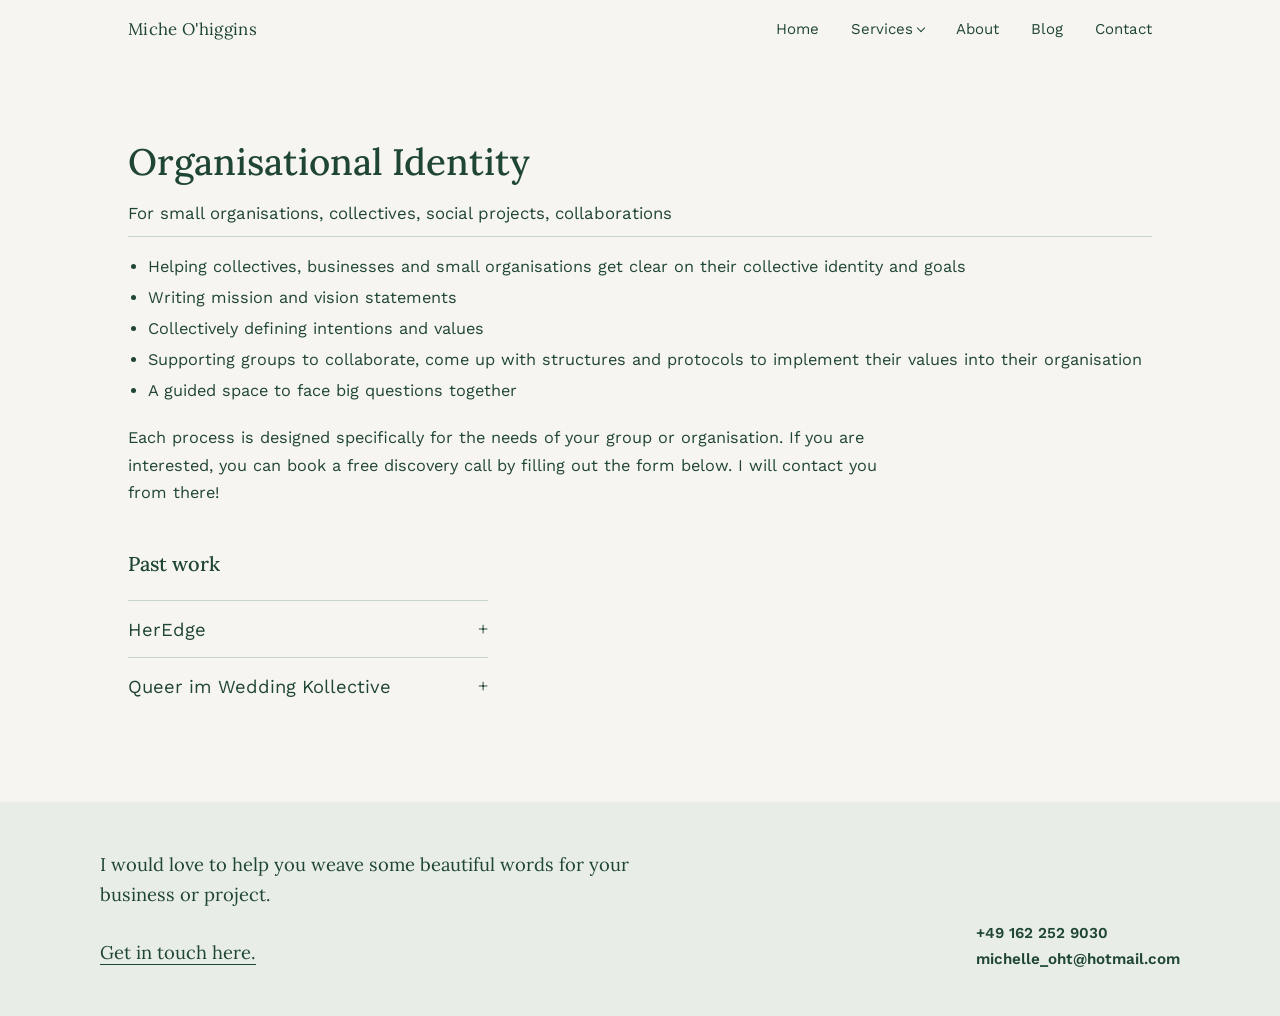
<file: organisational-identity.html>
<!DOCTYPE html>
<html lang="en">
<head>
<meta charset="UTF-8">
<meta name="viewport" content="width=device-width, initial-scale=1, viewport-fit=cover">
<title>Organisational Identity - Miche O'higgins</title>
<link rel="preconnect" href="https://fonts.googleapis.com">
<link rel="preconnect" href="https://fonts.gstatic.com" crossorigin>
<link href="https://fonts.googleapis.com/css2?family=Lora:ital,wght@0,400;0,500;0,600;1,400&family=Work+Sans:wght@300;400;500;600&display=swap" rel="stylesheet">
<link rel="stylesheet" href="css/style.css?v=2">
</head>
<body class="service-identity">
<header class="nav" id="siteNav"><div class="nav-inner"><a class="nav-name" href="index.html#top">Miche O'higgins</a><nav class="links" id="navLinks"><a href="index.html#top">Home</a><div class="dropdown" id="servicesDropdown"><button class="dd-trigger" id="ddTrigger" aria-expanded="false" aria-haspopup="true">Services</button><div class="dd-menu" id="ddMenu"><a href="brand-writing.html">Brand Writing</a><a href="creative-writing.html">Creative Writing</a><a href="organisational-identity.html">Organisational Identity</a><a href="workshops.html">Workshops &amp; Mentorship</a><a href="workshops.html">Workshops</a></div></div><a href="about.html">About</a><a href="blog.html">Blog</a><a href="index.html#contact">Contact</a></nav><button class="menu-btn" id="menuBtn" aria-label="Toggle menu">Menu</button></div></header>
<main><section class="wrap fade service-page"><h1>Organisational Identity</h1><p class="service-page-sub">For small organisations, collectives, social projects, collaborations</p><div class="service-page-grid"><div><ul><li>Helping collectives, businesses and small organisations get clear on their collective identity and goals</li><li>Writing mission and vision statements</li><li>Collectively defining intentions and values</li><li>Supporting groups to collaborate, come up with structures and protocols to implement their values into their organisation</li><li>A guided space to face big questions together</li></ul><p class="service-note">Each process is designed specifically for the needs of your group or organisation. If you are interested, you can book a free discovery call by filling out the form below. I will contact you from there!</p></div><div class="service-examples"><h2>Past work</h2><details class="accordion"><summary>HerEdge<span class="icon">+</span></summary><div class="a-body testimonial"><p>&quot;We worked with Miche on our association's vision and really appreciated her ability to ask the right questions, especially the ones that make you think, &quot;Hmm, I'm not sure I want to go there,&quot; but ultimately open up new perspectives and valuable insights. Our sessions with her were both inspiring and incredibly insightful.&quot;</p><p><em>Annekathrin Tasiaux, Former Co-organiser of HerEdge</em></p></div></details><details class="accordion"><summary>Queer im Wedding Kollective<span class="icon">+</span></summary><div class="a-body testimonial"><p>&quot;We asked Miche to lead a weekend retreat for us because we needed to reflect on our work together so far and how we wanted to move forward. She hosted 2 days of workshops where we were brainstorming, strategising and dreaming together. It was a much needed time out for us, very playful and stimulating, and we left with a much better understanding of ourselves and where to go next. I can highly recommend working with her.&quot;</p><p><em>Yv, Queer im Wedding Kollective</em></p></div></details></div></div></section></main>

<footer>
  <div class="footer-inner">
    <p class="footer-text">I would love to help you weave some beautiful words for your business or project.<br><br><a href="index.html#contact">Get in touch here.</a></p>
    <div class="footer-contact">
      <span>+49 162 252 9030</span>
      <a href="mailto:michelle_oht@hotmail.com">michelle_oht@hotmail.com</a>
    </div>
  </div>
</footer>
</script>
<script>
const examples=document.querySelector('.service-examples');
</script>
<script>
document.querySelectorAll('.mette-carousel,.creative-carousel,.identity-carousel').forEach(carousel=>{const slides=()=>[...carousel.querySelectorAll('.mette-slide,.creative-slide,.identity-slide')];const addArrow=(className,label,symbol)=>{let button=carousel.querySelector('.'+className);if(!button){button=document.createElement('button');button.className=className;button.type='button';button.setAttribute('aria-label',label);button.textContent=symbol;carousel.appendChild(button);}return button;};const previous=addArrow('carousel-prev','Show previous slide','←');const next=addArrow('carousel-next','Show next slide','→');let moving=false;const move=direction=>{if(moving)return;const all=slides();const current=all.findIndex(slide=>slide.classList.contains('is-active'));if(current<0)return;const oldSlide=all[current];const newSlide=all[(current+direction+all.length)%all.length];moving=true;oldSlide.classList.remove('is-active');oldSlide.classList.add('is-exiting');newSlide.classList.add('is-active');setTimeout(()=>{oldSlide.classList.remove('is-exiting');moving=false;},450);};previous.addEventListener('click',event=>{event.preventDefault();event.stopImmediatePropagation();move(-1);},true);next.addEventListener('click',event=>{event.preventDefault();event.stopImmediatePropagation();move(1);},true);});
</script>
<script>
const examples=document.querySelector('.service-examples');if(examples){examples.insertAdjacentHTML('beforeend','<details class="accordion"><summary>Student Union, KABK<span class="icon">+</span></summary><div class="a-body"><p class="student-description">Restructuring of the KABK student union including defining roles, outlining decision making structures, meeting protocols as well as facilitating a brainstorming and ideation session for a student run canteen.</p><div class="identity-carousel student-carousel"><div class="identity-slide is-active"><img src="images/student1.png" alt="Student Union KABK project image"></div><div class="identity-slide"><img src="images/student2.png" alt="Student Union KABK project image"></div><div class="identity-slide"><img src="images/student.png" alt="Student Union KABK project image"></div><button class="carousel-prev student-prev" type="button" aria-label="Show previous slide">←</button><button class="carousel-next student-next" type="button" aria-label="Show next slide">→</button></div></div></details>');const studentCarousel=examples.lastElementChild.querySelector('.student-carousel');const studentSlides=[...studentCarousel.querySelectorAll('.identity-slide')];let studentIndex=0;const moveStudent=direction=>{const current=studentSlides[studentIndex];current.classList.remove('is-active');current.classList.add('is-exiting');studentIndex=(studentIndex+direction+studentSlides.length)%studentSlides.length;studentSlides[studentIndex].classList.add('is-active');setTimeout(()=>current.classList.remove('is-exiting'),450);};studentCarousel.querySelector('.student-prev').addEventListener('click',()=>moveStudent(-1));studentCarousel.querySelector('.student-next').addEventListener('click',()=>moveStudent(1));}
const identityContent=[['&quot;We worked with Miche on our association\'s vision and really appreciated her ability to ask the right questions, especially the ones that make you think, &quot;Hmm, I\'m not sure I want to go there,&quot; but ultimately open up new perspectives and valuable insights. Our sessions with her were both inspiring and incredibly insightful.&quot;','Annekathrin Tasiaux, Former Co-organiser of HerEdge','heredge.png'],['&quot;We asked Miche to lead a weekend retreat for us because we needed to reflect on our work together so far and how we wanted to move forward. She hosted 2 days of workshops where we were brainstorming, strategising and dreaming together. It was a much needed time out for us, very playful and stimulating, and we left with a much better understanding of ourselves and where to go next. I can highly recommend working with her.&quot;','Yv, Queer im Wedding Kollective','queer.png']];document.querySelectorAll('.service-identity .service-examples details').forEach((detail,index)=>{if(!identityContent[index])return;const body=detail.querySelector('.a-body');const item=identityContent[index];body.innerHTML='<div class="identity-carousel"><div class="identity-slide is-active"><p>'+item[0]+'</p><p><em>'+item[1]+'</em></p></div><div class="identity-slide"><img src="images/'+item[2]+'" alt="'+detail.querySelector('summary').textContent.trim()+' project image"></div><button class="carousel-next identity-next" type="button" aria-label="Show next slide">→</button></div>';const slides=body.querySelectorAll('.identity-slide');const next=body.querySelector('.identity-next');let currentIndex=0;next.addEventListener('click',()=>{const current=slides[currentIndex];current.classList.remove('is-active');current.classList.add('is-exiting');currentIndex=(currentIndex+1)%slides.length;slides[currentIndex].classList.add('is-active');setTimeout(()=>current.classList.remove('is-exiting'),450);});});
</script>
<script>
document.querySelectorAll('.identity-carousel').forEach(carousel=>{const previous=document.createElement('button');previous.className='carousel-prev';previous.type='button';previous.setAttribute('aria-label','Show previous slide');previous.textContent='←';carousel.appendChild(previous);const slides=[...carousel.querySelectorAll('.identity-slide')];let currentIndex=0;previous.addEventListener('click',()=>{const current=slides[currentIndex];current.classList.remove('is-active');current.classList.add('is-exiting');currentIndex=(currentIndex-1+slides.length)%slides.length;slides[currentIndex].classList.add('is-active');setTimeout(()=>current.classList.remove('is-exiting'),450);});});
</script>
</body>
</html>
</file>
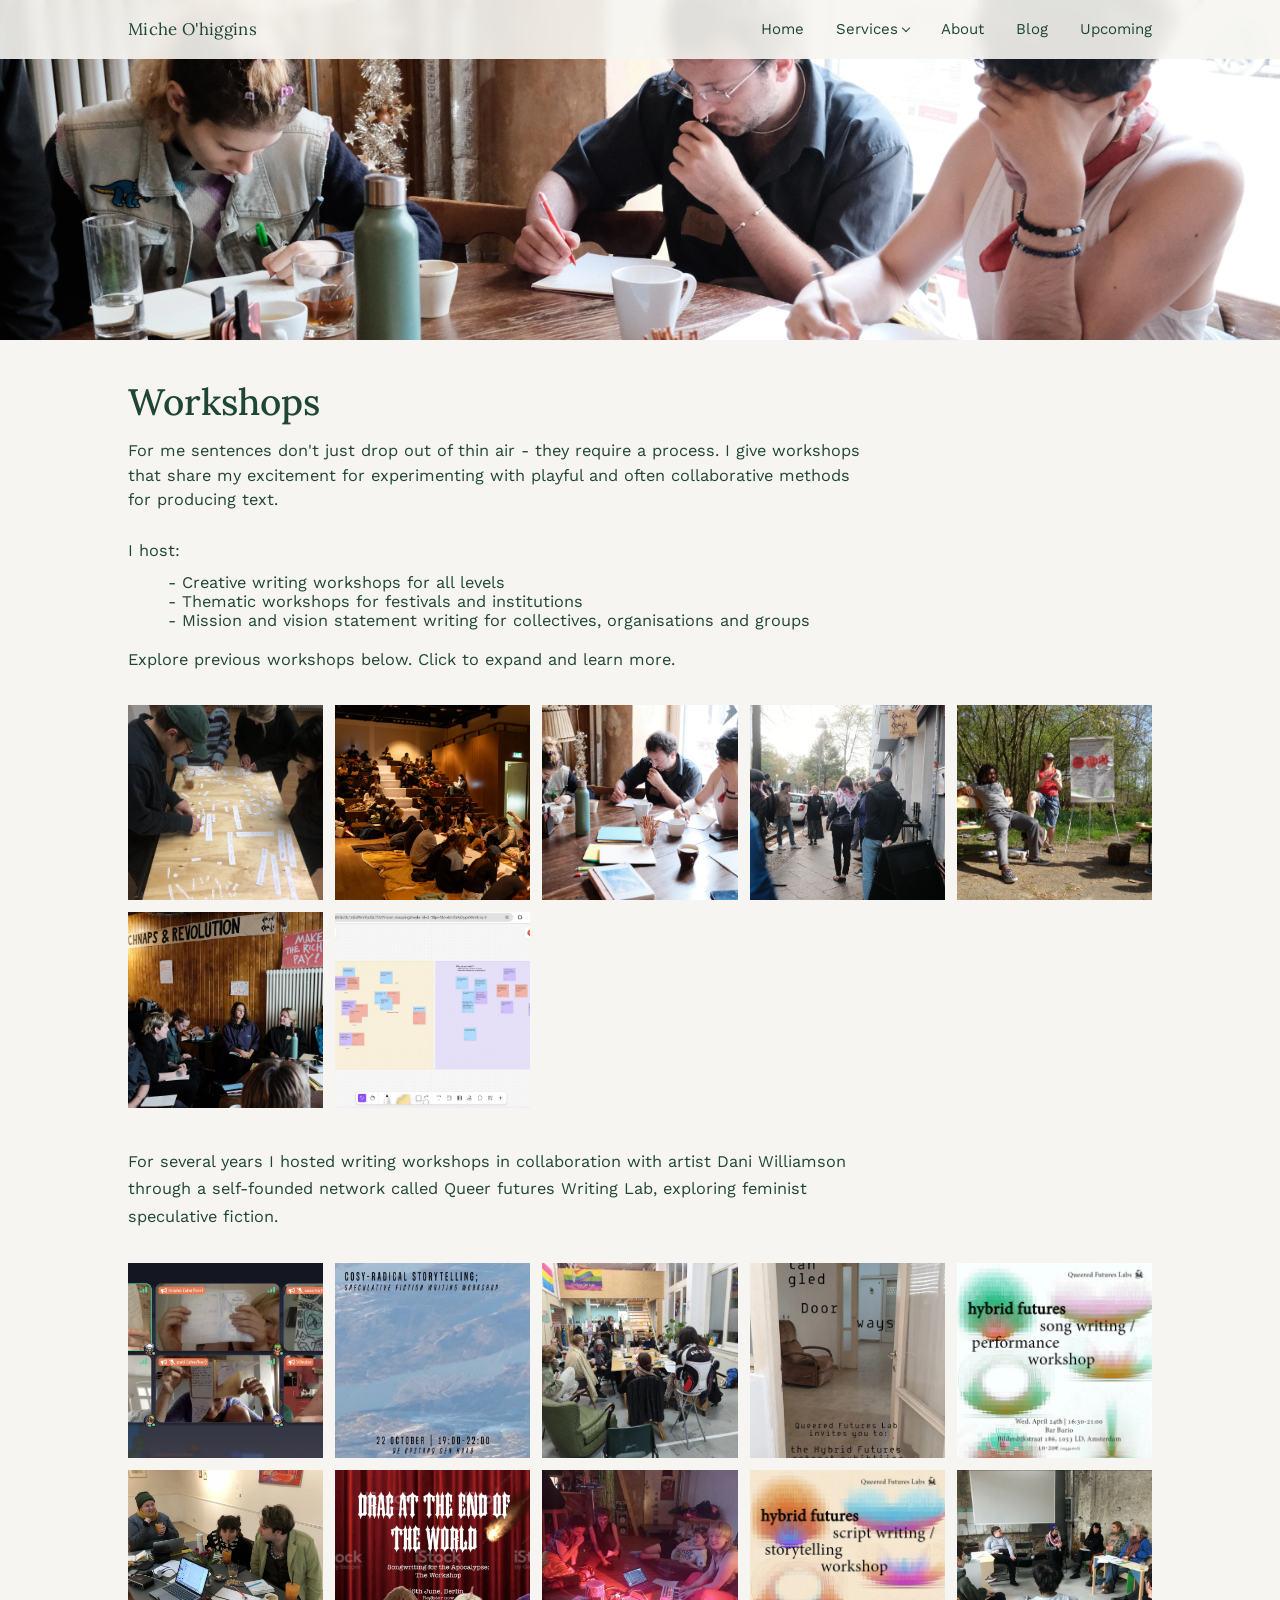
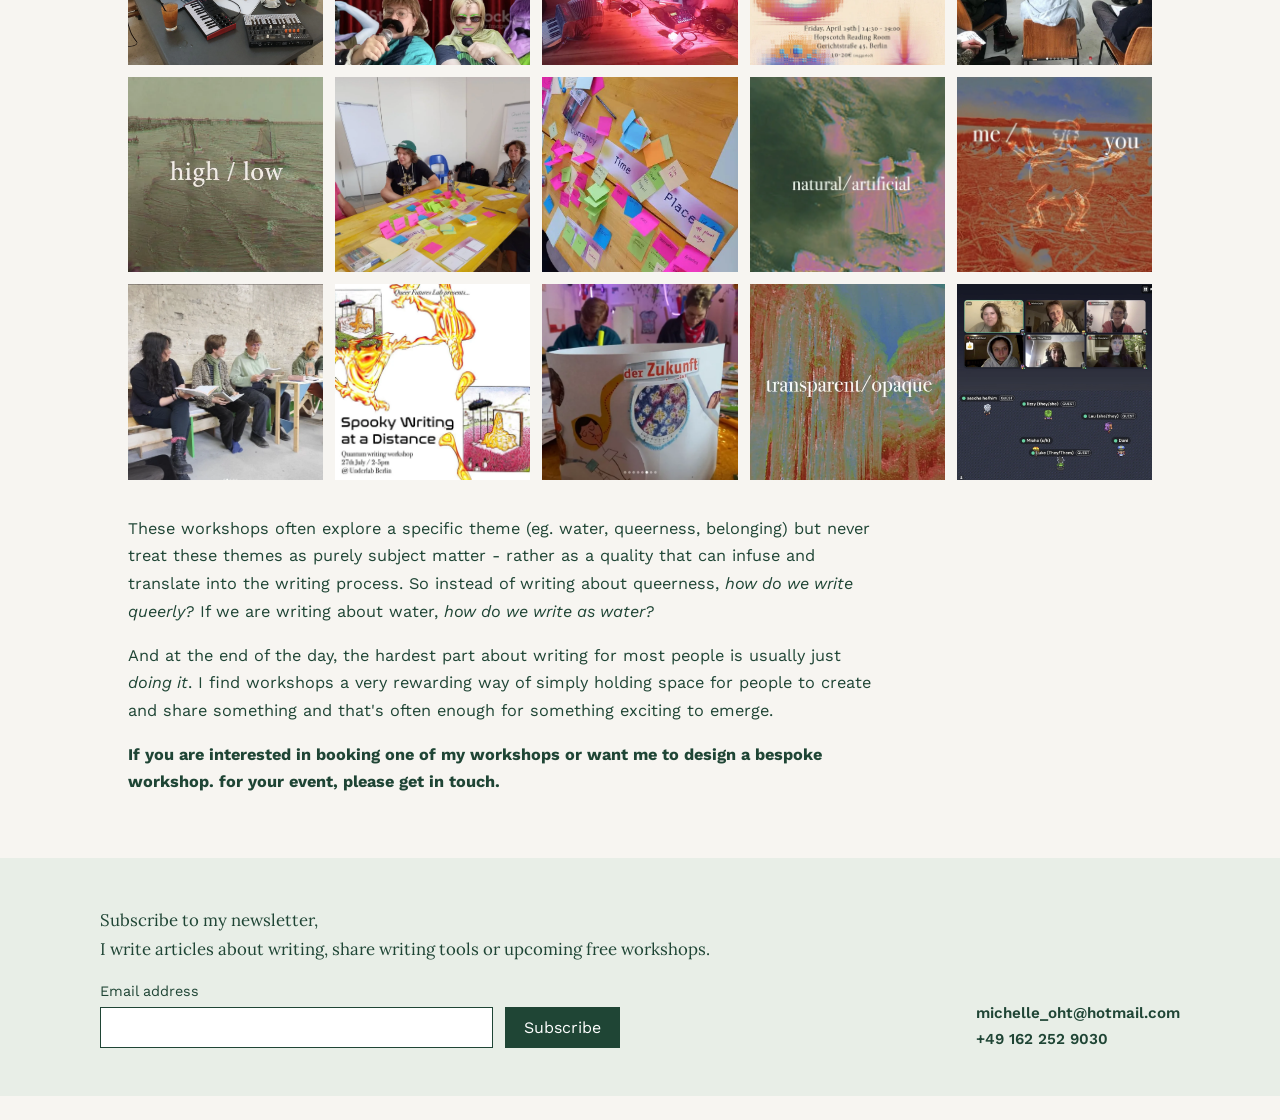
<file: workshops.html>
<!DOCTYPE html>
<html lang="en">
<head>
<meta charset="UTF-8">
<meta name="viewport" content="width=device-width, initial-scale=1, viewport-fit=cover">
<title>Workshops - Miche O'higgins</title>
<link rel="preconnect" href="https://fonts.googleapis.com">
<link rel="preconnect" href="https://fonts.gstatic.com" crossorigin>
<link href="https://fonts.googleapis.com/css2?family=Lora:ital,wght@0,400;0,500;0,600;1,400&family=Work+Sans:wght@300;400;500;600&display=swap" rel="stylesheet">
<link rel="stylesheet" href="css/style.css?v=34">
</head>
<body class="workshop-page">

<header class="nav" id="siteNav">
  <div class="nav-inner">
    <a class="nav-name" href="index.html#top">Miche O'higgins</a>
    <nav class="links" id="navLinks">
      <a href="index.html#top">Home</a>
      <div class="dropdown" id="servicesDropdown">
        <button class="dd-trigger" id="ddTrigger" aria-expanded="false" aria-haspopup="true">Services</button>
        <div class="dd-menu" id="ddMenu">
          <a href="brand-writing.html">Brand Writing</a>
          <a href="creative-writing.html">Creative Writing</a>
          <a href="workshops.html">Workshops</a>
        </div>
      </div>
      <a href="about.html">About</a>
      <a href="blog.html">Blog</a>
      <a href="events.html">Upcoming</a>
    </nav>
    <button class="menu-btn" id="menuBtn" aria-label="Toggle menu">Menu</button>
  </div>
</header>

<main id="workshops">
  <section class="wrap service-page workshop-page">
    <div class="page-banner" role="img" aria-label="Decorative banner image"></div>
    <h1>Workshops</h1>
    <p class="service-page-tagline">For me sentences don't just drop out of thin air - they require a process. I give workshops that share my excitement for experimenting with playful and often collaborative methods for producing text.</p>
    <p class="service-note">I host:</p>
    <ul class="service-note" style="padding-left:40px;margin-top:8px;list-style:none;color:var(--charcoal-soft);">
      <li>- Creative writing workshops for all levels</li>
      <li>- Thematic workshops for festivals and institutions</li>
     <li>- Mission and vision statement writing for collectives, organisations and groups</li>

    </ul>
    <p class="service-note">Explore previous workshops below. Click to expand and learn more.</p>

    <section class="workshop-gallery">
      <div class="gallery-grid">
        <div class="gallery-item"><img src="images/workshops/24.webp" alt="Workshop image" data-caption="<em>Workshop for KABK school newspaper</em> - series of collective writing exercises that use unpredictability and randomness to produce novelty. Den Haag (2025)"></div>
        <div class="gallery-item"><img src="images/workshops/25.webp" alt="Workshop image" data-caption="<em>Hospicing Modernity Workshop at KABK Studium Generale</em> (2025), a series of embodiment and writing exercises exploring themes relating to the book &quot;Hospicing Modernity&quot;."></div>
        <div class="gallery-item"><img src="images/workshops/7.webp" alt="Workshop image" data-caption="<em>Urban Critters Mythmaking Festival</em> - giving a workshop at this festival to explore urban myth making and fantasy. Berlin (2024)"></div>
        <div class="gallery-item"><img src="images/workshops/12.webp" alt="Workshop image" data-caption="<em>Urban Critters Mythmaking Festival</em> - taking to the streets, we activate our eyes and imagination to bring the local architecture to life with stories of creatures and mythology. Berlin (2024)"></div>
        <div class="gallery-item"><img src="images/workshops/17.webp" alt="Workshop image" data-caption="<em>Group identity workshop</em> for a community housing project, to rewrite their collective mission and vision statements together. Berlin, (2024)."></div>
        <div class="gallery-item"><img src="images/workshops/21.webp" alt="Workshop image" data-caption="<em>Urban Critters Mythmaking Festival</em>, Berlin (2024)"></div>
        <div class="gallery-item"><img src="images/workshops/29.webp" alt="Workshop image" data-caption="<em>Online organisational identity workshop for HerEdge Nice</em>, to revise their mission and vision statements. (2026)"></div>
      </div>
    </section>

    <p class="service-note" style="margin-top:40px;">For several years I hosted writing workshops in collaboration with artist Dani Williamson through a self-founded network called Queer futures Writing Lab, exploring feminist speculative fiction.</p>

    <section class="workshop-gallery" style="margin-top:32px;">
      <div class="gallery-grid">
        <div class="gallery-item"><img src="images/workshops/26.webp" alt="Workshop image" data-caption="<em>An online monthly Queer Futures writing session</em>, story building workshop."></div>
        <div class="gallery-item"><img src="images/workshops/1.webp" alt="Workshop image" data-caption="<em>At the local anarchist hub</em>, we explored the widely used term 'radical' through various writing exercises, trying to expand the concept and find other possible meanings and uses. Den Haag (2024)"></div>
        <div class="gallery-item"><img src="images/workshops/27.webp" alt="Workshop image" data-caption="<em>Cosy Radical writing</em>, Opstand Den Haag (2024)"></div>
        <div class="gallery-item"><img src="images/workshops/2.webp" alt="Workshop image" data-caption="<em>Entangled Doorways</em> was a weekend writing retreat in an apartment in Berlin. On the last day we opened our doors to the public to share what we had worked on. Berlin (2024)"></div>
        <div class="gallery-item"><img src="images/workshops/3.webp" alt="Workshop image" data-caption="<em>Hybrid Futures</em> was a year-long project to collaboratively write and perform a sci-fi theatre piece. In this workshop we focused on writing the songs for the piece. Amsterdam (2024)"></div>
        <div class="gallery-item"><img src="images/workshops/31.webp" alt="Workshop image" data-caption="<em>Hybrid Futures</em>, songwriting workshop. Amsterdam (2024)"></div>
        <div class="gallery-item"><img src="images/workshops/30.webp" alt="Workshop image" data-caption="<em>Songwriting for the Apocalypse Workshop</em> - create your own drag persona and write songs from their perspective. Berlin (2024)"></div>
        <div class="gallery-item"><img src="images/workshops/6.webp" alt="Workshop image" data-caption="<em>Drag at the End of the World Songwriting Workshop</em> - we guided exercises to create your own drag persona and then write songs from their perspective. Berlin (2024)"></div>
        <div class="gallery-item"><img src="images/workshops/5.webp" alt="Workshop image" data-caption="<em>Hybrid Futures Scriptwriting Workshop</em> invited a local theatre writer, Jara, to present their process and guide exercises, funded by InitiativsFonds Wedding. Berlin (2024)"></div>
        <div class="gallery-item"><img src="images/workshops/4.webp" alt="Workshop image" data-caption="<em>Hybrid Futures scriptwriting workshop</em>, Berlin (2024)"></div>
        <div class="gallery-item"><img src="images/workshops/13.webp" alt="Workshop image" data-caption="<em>Monthly Queer Futures Writing Session</em> - exploring the themes &quot;high/low&quot;. Online (2023)"></div>
        <div class="gallery-item"><img src="images/workshops/11.webp" alt="Workshop image" data-caption="<em>Queer Economies; enacting networks of reciprocity</em>, at Re:publica Festival Berlin (2023). We create a storytelling game that requires players to improvise to build narratives together around the themes of currency, economy and time."></div>
        <div class="gallery-item"><img src="images/workshops/14.webp" alt="Workshop image" data-caption="<em>Queer Economies; enacting networks of reciprocity</em>, at Re:publica Festival Berlin (2023). We create a storytelling game that requires players to improvise to build narratives together around the themes of currency, economy and time."></div>
        <div class="gallery-item"><img src="images/workshops/15.webp" alt="Workshop image" data-caption="<em>Monthly Queer Futures Writing Session</em> - exploring the themes &quot;natural/artificial&quot;. Online (2023)"></div>
        <div class="gallery-item"><img src="images/workshops/16.webp" alt="Workshop image" data-caption="<em>Monthly Queer Futures Writing Session</em> - exploring the themes &quot;me/you&quot;. Online (2023)"></div>
        <div class="gallery-item"><img src="images/workshops/18.webp" alt="Workshop image" data-caption="<em>Hybrid Futures Scriptwriting Workshop</em>, Berlin (2024)"></div>
        <div class="gallery-item"><img src="images/workshops/20.webp" alt="Workshop image" data-caption="<em>Spooky Writing at a Distance</em> - an experimental writing workshop where the exercises were inspired by quantum physics experiments. Exploration of collective writing techniques through telepathy and movement."></div>
        <div class="gallery-item"><img src="images/workshops/19.webp" alt="Workshop image" data-caption="<em>Spooky Writing at a Distance</em>, Berlin (2024)"></div>
        <div class="gallery-item"><img src="images/workshops/23.webp" alt="Workshop image" data-caption="<em>Monthly Queer Futures Writing Session</em> - exploring the themes &quot;transparent/opaque&quot;. Online (2023)"></div>
        <div class="gallery-item"><img src="images/workshops/28.webp" alt="Workshop image" data-caption="<em>Monthly Queer Futures Writing Session</em>"></div>
      </div>
    </section>

    <br>
    <p class="service-note">These workshops often explore a specific theme (eg. water, queerness, belonging) but never treat these themes as purely subject matter - rather as a quality that can infuse and translate into the writing process. So instead of writing about queerness, <em>how do we write queerly?</em> If we are writing about water, <em>how do we write as water?</em></p>
    <p class="service-note">And at the end of the day, the hardest part about writing for most people is usually just <em>doing it</em>. I find workshops a very rewarding way of simply holding space for people to create and share something and that's often enough for something exciting to emerge.</p>
     <p class="service-note"><strong>If you are interested in booking one of my workshops or want me to design a bespoke workshop. for your event, please get in touch.</strong></p>
  <br><br></section>
</main>

<footer>
  <div class="footer-inner">
  <div class="footer-newsletter">
    <p>Subscribe to my newsletter,<br>I write articles about writing, share writing tools or upcoming free workshops.</p>
    <form action="https://micheohiggins.us1.list-manage.com/subscribe/post?u=e549fdbb5acc9a97b92ba447f&amp;id=dabc19608a&amp;f_id=00b3cee1f0" method="post" target="_blank" rel="noopener">
      <label for="newsletter-email">Email address</label>
      <div class="newsletter-fields"><input id="newsletter-email" type="email" name="EMAIL" autocomplete="email" required><button type="submit" name="subscribe">Subscribe</button></div>
      <div class="newsletter-trap" aria-hidden="true"><input type="text" name="b_e549fdbb5acc9a97b92ba447f_dabc19608a" tabindex="-1" value="" autocomplete="off"></div>
    </form>
  </div>
  <div class="footer-contact"><a href="mailto:michelle_oht@hotmail.com">michelle_oht@hotmail.com</a><a href="tel:+491622529030">+49 162 252 9030</a></div>
  </div>
</footer>

<script>
// lightbox with captions and keyboard navigation
const galleryImages=[...document.querySelectorAll('.gallery-item img')];
let currentIndex=0;
let overlay=null;

function openLightbox(index){
  currentIndex=index;
  const img=galleryImages[currentIndex];
  overlay=document.createElement('div');
  overlay.className='lightbox-overlay';
  const full=document.createElement('img');
  full.src=img.src;
  full.alt=img.alt;
  const caption=document.createElement('p');
  caption.className='lightbox-caption';
  caption.textContent=img.dataset.caption||img.alt;    caption.innerHTML=img.dataset.caption||img.alt;  overlay.appendChild(full);
  overlay.appendChild(caption);
  document.body.appendChild(overlay);
  document.body.style.overflow='hidden';
}

function closeLightbox(){
  if(overlay){overlay.remove();overlay=null;document.body.style.overflow='';}
}

function navigateLightbox(direction){
  if(!overlay)return;
  currentIndex=(currentIndex+direction+galleryImages.length)%galleryImages.length;
  const img=galleryImages[currentIndex];
  overlay.querySelector('img').src=img.src;
  overlay.querySelector('img').alt=img.alt;
  overlay.querySelector('.lightbox-caption').innerHTML=img.dataset.caption||img.alt;
}

galleryImages.forEach((img,index)=>{
  img.addEventListener('click',()=>openLightbox(index));
});

document.addEventListener('keydown',e=>{
  if(!overlay)return;
  if(e.key==='Escape')closeLightbox();
  if(e.key==='ArrowLeft')navigateLightbox(-1);
  if(e.key==='ArrowRight')navigateLightbox(1);
});

document.addEventListener('click',e=>{
  if(overlay&&e.target===overlay)closeLightbox();
});

const nav=document.getElementById('siteNav');
window.addEventListener('scroll',()=>{nav.classList.toggle('scrolled',window.scrollY>8);},{passive:true});
const menuBtn=document.getElementById('menuBtn');
const navLinks=document.getElementById('navLinks');
menuBtn.addEventListener('click',()=>navLinks.classList.toggle('open'));
navLinks.querySelectorAll('a').forEach(a=>a.addEventListener('click',()=>{navLinks.classList.remove('open');document.getElementById('servicesDropdown').classList.remove('open');}));
const dropdown=document.getElementById('servicesDropdown');
const ddTrigger=document.getElementById('ddTrigger');
ddTrigger.addEventListener('click',e=>{e.stopPropagation();dropdown.classList.toggle('open');ddTrigger.setAttribute('aria-expanded',dropdown.classList.contains('open'));});
document.addEventListener('click',()=>dropdown.classList.remove('open'));
</script>
</body>
</html>
</file>
<file: css/style.css>
:root{
  box-sizing:border-box;
  --white:#FFFFFF;
  --cream:#F1F4ED;
  --beige:#E4EEE1;
  --grey:#C8D8C7;
  --charcoal:#1F4535;
  --charcoal-soft:#1F4535;
  --line:#C8D5C7;
  --green-dark:#1F4535;
  --green-light:#DDEBDD;
  --landing:#F7F5F1;
  padding-top:env(safe-area-inset-top,0px);
  padding-bottom:env(safe-area-inset-bottom,0px);
}
html{scroll-behavior:auto;scroll-padding-top:80px;}
*,*::before,*::after{box-sizing:inherit;}
body{
  margin:0;background:var(--landing);color:var(--charcoal);
  font-family:'Work Sans',sans-serif;font-weight:400;
  -webkit-font-smoothing:antialiased;
}
h1,h2,h3,.serif{font-family:'Lora',serif;color:var(--green-dark);}
p{line-height:1.7;color:var(--charcoal-soft);max-width:62ch;}
a{color:inherit;}
.wrap{max-width:1080px;margin:0 auto;padding:0 28px;}
@media(max-width:760px){.wrap{padding:0 40px;}}
section{padding:110px 0;}
@media(max-width:720px){section{padding:72px 0;}}
.homepage section:not(.hero){padding:88px 0 64px;}
@media(max-width:720px){.homepage section:not(.hero){padding-top:64px;padding-bottom:48px;}}
.rule{border:none;border-top:1px solid var(--line);}

/* NAV */
header.nav{
  position:fixed;top:0;left:0;right:0;z-index:50;
  background:rgba(247,245,241,0.9);backdrop-filter:blur(6px);
  padding-top:env(safe-area-inset-top,0px);
  border-bottom:1px solid transparent;
  transition:border-color .3s ease;
}
header.nav.scrolled{border-bottom-color:var(--line);}
.nav-inner{
  max-width:1080px;margin:0 auto;padding:18px 28px;
  display:flex;justify-content:space-between;align-items:center;
}
.nav-name{font-family:'Lora',serif;font-size:1.05rem;letter-spacing:.02em;text-decoration:none;}
nav.links{display:flex;gap:32px;list-style:none;margin:0;padding:0;}
nav.links a{font-size:.94rem;text-decoration:none;color:var(--charcoal);position:relative;}
nav.links a::after{content:"";position:absolute;left:0;bottom:-4px;width:0;height:1px;background:var(--charcoal);transition:width .25s ease;}
nav.links a:hover::after{width:100%;}
.menu-btn{display:none;background:none;border:none;font-family:'Work Sans';font-size:.9rem;cursor:pointer;color:var(--charcoal);}

/* Dropdown */
.dropdown{position:relative;}
.dd-trigger{
  background:none;border:none;font-family:'Work Sans';font-size:.94rem;color:var(--charcoal);
  cursor:pointer;padding:0;display:flex;align-items:center;gap:5px;
}
.dd-trigger::after{content:"";width:6px;height:6px;border-right:1px solid var(--charcoal);border-bottom:1px solid var(--charcoal);
  transform:rotate(45deg);margin-top:-3px;transition:transform .2s ease;}
.dropdown.open .dd-trigger::after{transform:rotate(-135deg);margin-top:3px;}
@media(min-width:761px){
  .dropdown:hover .dd-menu,.dropdown:focus-within .dd-menu{opacity:1;visibility:visible;transform:translateY(0);}
  .dropdown:hover .dd-trigger::after,.dropdown:focus-within .dd-trigger::after{transform:rotate(-135deg);margin-top:3px;}
}
.dd-menu{
  position:absolute;top:28px;left:0;min-width:170px;background:var(--white);
  border:1px solid var(--line);padding:6px 0;
  opacity:0;visibility:hidden;transform:translateY(-6px);
  transition:opacity .18s ease,transform .18s ease,visibility .18s;
  z-index:60;
}
.dropdown.open .dd-menu{opacity:1;visibility:visible;transform:translateY(0);}
.dd-menu a{display:block;padding:10px 16px;font-size:.9rem;text-decoration:none;color:var(--charcoal);}
.dd-menu a:hover{background:var(--green-light);}
.dd-menu a[href="workshops.html"] + a[href="workshops.html"]{display:none;}
.dd-menu a::after{display:none;}
@media(max-width:760px){
  nav.links{display:none;}
  .menu-btn{display:block;}
  nav.links.open{
    display:flex;flex-direction:column;gap:0;position:fixed;top:60px;left:0;right:0;
    background:var(--white);border-bottom:1px solid var(--line);padding:8px 28px 20px;
    max-height:calc(100vh - 60px);overflow-y:auto;
  }
  nav.links.open a{padding:12px 0;border-bottom:1px solid var(--line);}
  nav.links.open a:last-child{border-bottom:none;}
  .dropdown{border-bottom:1px solid var(--line);}
  .dd-trigger{width:100%;padding:12px 0;justify-content:space-between;}
  .dd-menu{
    position:static;border:none;padding:0 0 8px 14px;min-width:0;
    opacity:1;visibility:visible;transform:none;display:none;
  }
  .dropdown.open .dd-menu{display:block;}
  .dd-menu a{padding:10px 0;border-bottom:none;}
}

/* HERO */
.hero{position:relative;height:100vh;height:100svh;width:100vw;margin-left:calc(50% - 50vw);margin-right:calc(50% - 50vw);overflow:hidden;background:none;}
.homepage .hero{padding-bottom:0;background:var(--landing);}
.hero-inner{position:relative;z-index:1;max-width:1160px;margin:0 auto;padding:6vh 28px 0;display:flex;flex-direction:column;align-items:center;justify-content:flex-start;gap:0;height:100%;}
.hero-copy{max-width:720px;margin:0 auto;text-align:center;transform:translateY(calc(45svh - 6vh - 150px));transition:transform 1.2s cubic-bezier(.22,.61,.36,1);}
.hero-inner.revealed .hero-copy{transform:translateY(-7vh);}
.hero-profile{display:block;width:min(240px,36vh);max-width:100%;height:auto;border-radius:0;filter:brightness(0.9) contrast(1.08) saturate(0.9);margin:0;transform:rotate(-1.5deg);}
.hero .name{font-size:.95rem;letter-spacing:.03em;color:var(--charcoal-soft);margin:0 0 6px;}
.hero .role{font-size:.95rem;color:var(--charcoal-soft);margin:0 0 40px;}
.hero h1{
  font-size:clamp(2.1rem,5vw,3.6rem);line-height:1.18;font-weight:500;
  margin:0 0 40px;max-width:16ch;
}
.hero p.lede{font-size:1.08rem;max-width:52ch;}

/* Question feature */
.q-batch{min-height:150px;display:flex;flex-direction:column;justify-content:flex-start;gap:14px;transition:min-height 1.2s cubic-bezier(.22,.61,.36,1),opacity .3s ease;}
.q-batch.swap{opacity:0;}
.q-line{font-family:'Lora',serif;font-size:2rem;line-height:1.35;font-weight:500;color:var(--green-dark);margin:0;}
.hero-inner.revealed .q-batch{min-height:0;}
.q-more{display:block;margin:10vh auto 0;background:transparent;border:1px solid var(--green-dark);padding:10px 24px;font-family:'Work Sans';font-size:.95rem;color:var(--green-dark);cursor:pointer;border-radius:2px;transition:margin-top 1.2s cubic-bezier(.22,.61,.36,1);}
.hero-inner.revealed .q-more{margin-top:1.4em;}
.q-more:hover{background:rgba(31,69,53,.06);}
.hero-reveal{position:absolute;left:50%;top:42%;transform:translateX(-50%) translateY(70vh);width:min(720px, 88vw);display:flex;flex-direction:row;align-items:center;justify-content:center;gap:32px;opacity:0;transition:opacity 1.1s ease,transform 1.1s cubic-bezier(.22,.61,.36,1);}
.hero-inner.revealed .hero-reveal{opacity:1;transform:translateX(-50%) translateY(0);}
.q-intro{margin:0;text-align:left;max-width:38ch;font-family:'Inter',sans-serif;font-size:clamp(.9rem,1.8vw,1.2rem);line-height:1.5;font-weight:300;font-style:italic;color:var(--charcoal);}
.explore-arrow{position:absolute;left:50%;bottom:6vh;transform:translateX(-50%) translateY(30px);opacity:0;font-family:'Work Sans';font-size:.95rem;color:var(--charcoal);text-decoration:none;display:flex;flex-direction:column;align-items:center;transition:opacity .9s ease .9s,transform .9s cubic-bezier(.22,.61,.36,1) .9s;}
.sketch-arrow{display:inline-block;width:30px;height:24px;flex-shrink:0;vertical-align:middle;background-color:currentColor;-webkit-mask:url("data:image/svg+xml,%3Csvg xmlns='http://www.w3.org/2000/svg' viewBox='0 0 30 24'%3E%3Cpath d='M2 12 C9 10 17 14 27 12 M20 6 C22 8 25 11 28 12 C25 13 22 16 20 18' fill='none' stroke='black' stroke-width='1.5' stroke-linecap='round' stroke-linejoin='round'/%3E%3C/svg%3E") center / contain no-repeat;mask:url("data:image/svg+xml,%3Csvg xmlns='http://www.w3.org/2000/svg' viewBox='0 0 30 24'%3E%3Cpath d='M2 12 C9 10 17 14 27 12 M20 6 C22 8 25 11 28 12 C25 13 22 16 20 18' fill='none' stroke='black' stroke-width='1.5' stroke-linecap='round' stroke-linejoin='round'/%3E%3C/svg%3E") center / contain no-repeat;}
.sketch-arrow--down{transform:rotate(90deg);}
.sketch-arrow--left{transform:rotate(180deg);}
.hero-inner.revealed .explore-arrow{opacity:1;transform:translateX(-50%) translateY(0);}
@media(max-width:760px){.q-batch{min-height:200px;}}
.scroll-hint{margin-top:80px;font-size:.85rem;color:var(--charcoal-soft);}

/* Full-width image banner */
.img-banner{width:100vw;margin-left:calc(50% - 50vw);margin-right:calc(50% - 50vw);height:360px;background-image:url('../images/3.webp');background-size:cover;background-position:center;background-repeat:no-repeat;}
@media(max-width:720px){.img-banner{height:220px;}}

/* Section 2 */
.services-intro{background:var(--white);}
.services-intro h2{font-size:1.5rem;font-weight:500;margin:0 0 20px;}
.services-intro .lead{font-size:1.05rem;margin-bottom:48px;}
.services-intro .what-sub{margin-top:56px;}
.writing-grid,.benefits-grid{display:grid;grid-template-columns:repeat(3,minmax(0,1fr));gap:24px;margin:0;padding:0;}
.writing-grid{grid-template-columns:1fr;list-style:disc;gap:14px;padding-left:1.25em;}
.writing-grid li{font-size:1.15rem;line-height:1.6;}
.benefits-grid{list-style:none;}
.benefits-grid li{line-height:1.6;background:var(--landing);padding:24px;border-radius:8px;}
.benefits-grid h3{font-size:1.1rem;font-weight:700;margin:0;}
.benefits-grid p{font-style:italic;margin:8px 0 0;}
@media(max-width:600px){.benefits-grid{grid-template-columns:repeat(2,minmax(0,1fr));}}
@media(max-width:400px){.benefits-grid{grid-template-columns:1fr;}}
#what,#services,#about,#faq{padding-top:110px;}
#pricing{padding-top:110px;padding-bottom:120px;}
.homepage #what,.homepage #services,.homepage #about,.homepage #pricing,.homepage #faq{padding-top:64px;padding-bottom:48px;}
.homepage #what{padding-bottom:88px;}
.homepage #how{padding-top:48px;padding-bottom:48px;background:var(--cream);}
ul.plain{list-style:none;margin:0 0 48px;padding:0;border-top:1px solid var(--line);}
ul.plain li{padding:18px 0;border-bottom:1px solid var(--line);font-size:1.1rem;font-family:'Lora',serif;}
.btn{
  display:inline-block;font-family:'Work Sans';font-size:.95rem;text-decoration:none;
  color:var(--charcoal);border-bottom:1px solid var(--charcoal);padding-bottom:3px;
}

/* How I work */
.steps{margin-top:28px;display:flex;flex-direction:row;align-items:stretch;justify-content:center;gap:14px;max-width:1100px;margin-left:auto;margin-right:auto;}
.step-box{position:relative;flex:1;padding:34px 26px;border-radius:4px;box-shadow:0 8px 24px rgba(31,69,53,.10);background:var(--white);overflow:hidden;}
.step-box::before{content:'';position:absolute;top:0;left:0;right:0;height:170px;background-size:cover;background-position:center;background-repeat:no-repeat;opacity:.22;z-index:0;}
.step-bg-1::before{background-image:url('../images/map1.webp');}
.step-bg-2::before{background-image:url('../images/map2.webp');}
.step-bg-3::before{background-image:url('../images/map5.webp');background-size:contain;}
.step-box>*{position:relative;z-index:1;}
.step-box .num{font-family:'Lora',serif;font-style:italic;color:var(--grey);font-size:1.3rem;margin-bottom:6px;margin-top:170px;}
.step-box h3{font-size:1.15rem;font-weight:500;margin:0 0 22px;}
.step-box p{font-size:.95rem;margin:0;line-height:1.55;}
.step-arrow{font-size:1.6rem;line-height:1;color:var(--green-dark);align-self:center;flex:0 0 auto;}
@media(max-width:760px){
  .steps{flex-direction:column;max-width:560px;}
  .step-arrow{transform:rotate(90deg);padding:10px 0;}
  .step-box{padding:30px 24px;}
}

/* Testimonials */
.testimonials{background:var(--white);padding:64px 0;}
.homepage section.testimonials{padding:32px 0 40px;}
.t-grid{display:grid;grid-template-columns:1fr 1fr;gap:0;background:var(--white);margin-top:0;}
@media(max-width:760px){.t-grid{grid-template-columns:1fr;}}
.t-card{background:var(--white);padding:36px 40px;display:flex;flex-direction:column;justify-content:space-between;}
.homepage .t-card{padding:32px;border-right:1px solid var(--line);}
.homepage .t-card:last-child{border-right:0;}
@media(max-width:760px){.t-card{aspect-ratio:auto;padding:36px 28px;}.homepage .t-card{padding:28px;border-right:0;}.homepage .t-card:first-child{border-bottom:1px solid var(--line);}}
.t-card p{font-family:'Lora',serif;font-size:1.2rem;font-style:italic;color:var(--charcoal);line-height:1.55;}
.t-card .who{font-size:.85rem;color:var(--charcoal-soft);margin-top:24px;}
.t-card > p:not(.who){font-style:normal;}
.t-card .who{font-style:italic;}

/* Services detail */
.events-page{padding-top:120px;padding-bottom:88px;}
.events-page h1{margin:0 0 40px;}
.event{display:grid;grid-template-columns:minmax(0,1fr) minmax(0,1fr);gap:48px;align-items:center;border-top:1px solid var(--line);padding-top:32px;}
.event h2{font-size:1.75rem;font-weight:500;margin:0 0 20px;}
.event p{margin:0 0 20px;}
.event-image{display:block;width:100%;height:auto;}
.event-signup{display:inline-block;margin-top:8px;padding:12px 24px;background:var(--green-dark);color:var(--white);text-decoration:none;}
.event-signup:hover{background:#35614b;}
.event-signup:focus-visible{outline:2px solid var(--green-dark);outline-offset:3px;}
@media(max-width:760px){.event{grid-template-columns:1fr;gap:32px;}}
#services > p{font-size:1.08rem;}
.homepage #services{background:var(--landing);}
.service-page{position:relative;isolation:isolate;padding-top:140px;padding-bottom:88px;}
.service-page::before{display:none;}
.service-page h1{font-size:clamp(1.6rem,3vw,2.3rem);line-height:1.18;font-weight:500;margin:0 0 16px;max-width:24ch;}
.service-page-tagline{font-size:1.02rem;line-height:1.5;margin:0 0 24px;max-width:75ch;}
.service-page-sub{font-size:1.05rem;margin:0 0 8px;}
.service-page-grid{display:grid;grid-template-columns:1fr;gap:44px;border-top:1px solid var(--line);padding-top:20px;}
.service-creative .service-page-grid,.service-brand .service-page-grid{border-top:none;}
.service-page-grid ul{margin:0;padding-left:20px;color:var(--charcoal-soft);font-size:1.02rem;}
.service-page-grid li{margin-bottom:12px;}
.service-page .service-examples{margin-top:0;}
.service-page .service-examples h2{font-size:1.25rem;font-weight:500;margin:0 0 24px;}
.service-page > .btn{margin-top:52px;}
@media(max-width:760px){.service-page{padding-top:110px;padding-bottom:64px;}.service-page-sub{margin-bottom:40px;}.service-page-grid{grid-template-columns:1fr;gap:44px;}.service-brand .service-examples details[open] .a-body,.service-creative .service-examples details[open] .a-body,.service-identity .service-examples details[open] .a-body{background-position:center bottom;background-size:180px auto;padding-right:0;padding-bottom:200px;}.service-page > .btn{margin-top:40px;}}
.service{padding:44px 0;border-top:1px solid var(--line);display:grid;grid-template-columns:70px minmax(0,1fr) minmax(0,380px);gap:24px;align-items:start;}
@media(max-width:760px){.service{grid-template-columns:1fr;gap:10px;}}
.service:last-of-type{border-bottom:none;}
.service .snum{font-family:'Lora',serif;font-style:italic;color:var(--grey);font-size:1.1rem;}
.service h3{font-size:1.4rem;font-weight:500;margin:0 0 6px;}
.service h3 a{text-decoration:none;}
.service h3 a:hover{text-decoration:underline;text-decoration-thickness:1px;text-underline-offset:5px;}
.service .sub{font-size:1.02rem;color:var(--charcoal-soft);margin-bottom:0;}
.service-learn-more{display:flex;flex-direction:column;align-items:flex-start;gap:8px;width:max-content;max-width:100%;color:var(--charcoal);font-size:.92rem;text-decoration:none;}
.service-link-label{text-decoration:underline;text-underline-offset:4px;}
.service-learn-more .sketch-arrow{animation:service-arrow-bounce 8s ease-in-out infinite;}
.service:nth-of-type(2) .service-learn-more .sketch-arrow{animation-delay:2s;}
.service:nth-of-type(3) .service-learn-more .sketch-arrow{animation-delay:4s;}
@keyframes service-arrow-bounce{0%,65%,100%{transform:translateX(0);}72%{transform:translateX(10px);}80%{transform:translateX(0);}87%{transform:translateX(6px);}94%{transform:translateX(0);}}
@media(prefers-reduced-motion:reduce){.service-learn-more .sketch-arrow{animation:none;}}
.service-learn-more:hover{color:#a0440c;}
.service-learn-more:focus-visible{outline:2px solid var(--green-dark);outline-offset:4px;}
.service ul{margin:14px 0 0;padding-left:18px;color:var(--charcoal-soft);font-size:1.02rem;}
.service ul li{margin-bottom:6px;}
.service-note{font-size:1.02rem;margin:24px 0 0;max-width:75ch;}
.workshop-page .service-note{margin:16px 0 0;}
.workshop-page .service-note:last-of-type{margin-bottom:0;}
.workshop-gallery{margin:32px 0 0;padding:0;}
.gallery-grid{margin:0;padding:0;}
.service-examples{margin-top:36px;}
.homepage .service-examples{display:none;}
.service-examples h4{display:none;}
.service-examples .accordion{margin-top:0;}

/* Work examples */
.work-examples{margin-top:70px;display:grid;grid-template-columns:1fr 1fr;gap:48px;}
@media(max-width:760px){.work-examples{grid-template-columns:1fr;}}
.example{padding-top:28px;border-top:1px solid var(--line);}
.example .tag{font-size:.85rem;color:var(--charcoal-soft);margin-bottom:8px;}
.example h3{font-size:1.25rem;font-weight:500;margin:0 0 10px;}
.example .view{font-size:.9rem;text-decoration:underline;}
.accordion{margin-top:22px;border-top:1px solid var(--line);}
.accordion summary{
  list-style:none;cursor:pointer;padding:16px 0;font-size:.95rem;
  display:flex;justify-content:space-between;align-items:center;
}
.accordion summary::-webkit-details-marker{display:none;}
.accordion summary .icon{font-family:'Lora',serif;font-size:1.2rem;}
.accordion[open] summary .icon{transform:rotate(45deg);display:inline-block;}
.accordion .a-body{padding:0 0 20px;font-size:.98rem;font-style:italic;color:var(--charcoal-soft);}
.service-examples .a-body{font-style:normal;}
.service-brand .service-examples details[open]:nth-of-type(1) .a-body{background:none;padding-right:0;min-height:0;}
.service-creative .service-examples details[open]:nth-of-type(1) .a-body{background:url('../images/anrk.webp') right top / 48% auto no-repeat;padding-right:52%;min-height:400px;}
.service-identity .service-examples details[open]:nth-of-type(1) .a-body{background:url('../images/heredge.webp') right top / 48% auto no-repeat;padding-right:52%;min-height:400px;}
.service-identity .service-examples details[open]:nth-of-type(2) .a-body{background:url('../images/queer.webp') right top / 48% auto no-repeat;padding-right:52%;min-height:400px;}
.service-identity .service-examples details[open]:nth-of-type(3) .a-body{background:url('../images/student.webp') right top / 48% auto no-repeat;padding-right:52%;min-height:400px;}
.service-identity .service-examples details[open]:nth-of-type(1) .a-body,.service-identity .service-examples details[open]:nth-of-type(2) .a-body{background:none;padding-right:0;min-height:0;}
.service-examples .a-body p em{font-style:italic;}
.service-examples .project-link{font-style:normal;margin-bottom:24px;}
.school-static-description{margin:0 0 24px;font-style:italic;}
.school-carousel{position:relative;min-height:180px;overflow:hidden;text-align:left;}
.school-slide{display:none;padding:20px 72px;}
.school-slide.is-active{display:block;}
.mette-carousel{position:relative;min-height:360px;overflow:hidden;}
.mette-slide{position:absolute;inset:0;width:100%;padding:20px 72px;text-align:left;opacity:0;transform:translateX(100%);transition:transform .45s ease,opacity .45s ease;pointer-events:none;}
.mette-slide.is-active{opacity:1;transform:translateX(0);pointer-events:auto;}
.mette-slide.is-exiting{opacity:0;transform:translateX(-100%);}
.mette-slide p{margin-left:0;margin-right:auto;}
.service-brand .mette-slide{max-width:760px;margin:0 auto;}
.mette-slide img{display:block;width:100%;max-height:480px;object-fit:contain;margin:0 auto;}
.carousel-next{position:absolute;right:12px;top:50%;transform:translateY(-50%);border:0;background:none;color:var(--green-dark);font-size:2rem;line-height:1;cursor:pointer;padding:8px;}
.carousel-prev{position:absolute;left:12px;top:50%;transform:translateY(-50%);border:0;background:none;color:var(--green-dark);font-size:2rem;line-height:1;cursor:pointer;padding:8px;z-index:2;}
.service-creative .service-examples details[open]:nth-of-type(1) .a-body{background:none;padding-right:0;min-height:0;}
.creative-carousel{position:relative;min-height:360px;overflow:hidden;}
.creative-slide{position:absolute;inset:0;width:100%;padding:20px 72px;text-align:left;opacity:0;transform:translateX(100%);transition:transform .45s ease,opacity .45s ease;pointer-events:none;}
.creative-slide.is-active{opacity:1;transform:translateX(0);pointer-events:auto;}
.creative-slide.is-exiting{opacity:0;transform:translateX(-100%);}
.creative-slide img{display:block;width:100%;max-height:480px;object-fit:contain;margin:0 auto;}
.service-creative .service-examples details:first-of-type .creative-slide{max-width:760px;margin:0 auto;}
.service-creative .service-examples details:first-of-type .creative-slide:nth-of-type(n+3) img{box-shadow:0 10px 24px rgba(31,69,53,.14);}
.arvid-description{margin-bottom:24px;}
.anrk-static-description{margin:0 0 24px;font-style:italic;}
.service-creative .creative-carousel{min-height:360px;}
.identity-carousel{position:relative;min-height:360px;overflow:hidden;}
.identity-slide{position:absolute;inset:0;width:100%;max-width:760px;margin:0 auto;padding:20px 72px;text-align:left;opacity:0;transform:translateX(100%);transition:transform .45s ease,opacity .45s ease;pointer-events:none;}
.identity-slide.is-active{opacity:1;transform:translateX(0);pointer-events:auto;}
.identity-slide.is-exiting{opacity:0;transform:translateX(-100%);}
.identity-slide img{display:block;width:100%;max-height:480px;object-fit:contain;margin:0 auto;}
.student-description{margin-bottom:24px;}
.service-examples .accordion{border-top:none;}
.service-examples .accordion{width:100%;}
.service-examples .accordion summary{width:min(100%,360px);max-width:100%;justify-content:space-between;gap:20px;border-top:1px solid var(--line);font-size:1.15rem;}
.workshop-archive{display:block;padding-top:0;}
.workshop-page{padding-bottom:24px;}
.workshop-page + .workshop-archive{padding-top:16px;}
.workshop-archive-title{max-width:900px;margin:0 auto 24px;font-size:1.25rem;font-weight:500;}
.workshop-callout{max-width:956px;margin:88px auto 0;padding:0 28px 88px;font-family:'Lora',serif;font-size:1.15rem;color:var(--green-dark);}
.gallery-grid{display:grid;grid-template-columns:repeat(5,1fr);gap:12px;margin-top:0;}
.gallery-item{aspect-ratio:1;overflow:hidden;}
.gallery-item img{width:100%;height:100%;object-fit:cover;display:block;}
@media(max-width:900px){.gallery-grid{grid-template-columns:repeat(3,1fr);}}
@media(max-width:600px){.gallery-grid{grid-template-columns:repeat(2,1fr);}}
.workshop-callout a{text-decoration:none;border-bottom:1px solid var(--green-dark);}
.workshop-page .service-page-sub + .service-note{border-top:1px solid var(--line);padding-top:44px;}
.workshop-carousel{position:relative;width:100%;max-width:900px;margin:0 auto;aspect-ratio:16/10;max-height:680px;overflow:hidden;background:var(--white);}
.workshop-slide{position:absolute;inset:0;opacity:0;transform:translateX(100%);transition:transform .45s ease,opacity .45s ease;pointer-events:none;}
.workshop-slide.is-active{opacity:1;transform:translateX(0);pointer-events:auto;}
.workshop-slide.is-exiting{opacity:0;transform:translateX(-100%);}
.workshop-slide img{display:block;width:100%;height:100%;object-fit:contain;object-position:center;background:var(--white);}
.workshop-slide-copy{position:absolute;right:0;bottom:0;left:0;width:100%;padding:10px 18px;background:#FFFFFF;}
.workshop-slide-copy h2{margin:0 0 4px;font-size:1.2rem;font-weight:500;line-height:1.25;}
.workshop-slide-copy p{margin:0;font-size:.88rem;line-height:1.4;color:var(--charcoal-soft);}
.workshop-controls{display:flex;align-items:center;justify-content:center;gap:28px;padding-top:18px;}
.workshop-controls .carousel-prev,.workshop-controls .carousel-next{position:static;transform:none;padding:6px 10px;color:var(--green-dark);font-size:1.8rem;}
.workshop-counter{min-width:72px;text-align:center;font-variant-numeric:tabular-nums;font-size:.9rem;color:var(--charcoal-soft);}
@media(max-width:760px){.workshop-carousel{aspect-ratio:4/3;}.workshop-slide-copy{padding:8px 11px;}.workshop-slide-copy h2{font-size:1.05rem;margin-bottom:3px;}.workshop-slide-copy p{font-size:.8rem;line-height:1.35;}.workshop-controls{gap:20px;padding-top:12px;}}

/* About */
.about{background:var(--cream);}
.homepage #about{background:var(--white);}
.about-page{background:var(--landing);}
.about-page-content{background:var(--landing);padding-top:180px;}
.about-page-content h1{font-family:'Lora',serif;font-size:clamp(2.1rem,5vw,3.6rem);line-height:1.18;font-weight:500;color:var(--green-dark);margin:0 0 36px;}
.about-page-content .about-grid{margin-top:0;}
@media(max-width:760px){.about-page-content{padding-top:130px;}}
.about-grid{display:grid;grid-template-columns:0.8fr 1.2fr;gap:64px;align-items:start;margin-top:20px;}
@media(max-width:760px){.about-grid{grid-template-columns:1fr;gap:36px;}}
.portrait{
  display:block;width:100%;height:auto;aspect-ratio:4/5;object-fit:cover;
  position:relative;overflow:hidden;
}
.about p{font-size:1.02rem;margin-bottom:22px;}
.about .q{font-family:'Lora',serif;font-style:italic;font-size:1.3rem;color:var(--charcoal);margin:32px 0;}

/* Pricing */
.price-list{margin-top:48px;border-top:1px solid var(--line);}
.price-row{
  display:flex;justify-content:space-between;align-items:baseline;
  padding:26px 0;border-bottom:1px solid var(--line);gap:20px;
}
.price-row .label{font-family:'Lora',serif;font-size:1.15rem;}
.price-row .amount{font-size:.98rem;color:var(--charcoal-soft);white-space:nowrap;}
.price-note{margin-top:36px;font-size:.95rem;}
.pricing-copy{max-width:62ch;margin-top:20px;}
.price-table-wrap{overflow-x:auto;margin-top:48px;}
.price-table{width:100%;min-width:680px;border-collapse:collapse;text-align:left;}
.price-table th,.price-table td{padding:20px 16px;border-top:1px solid var(--line);vertical-align:top;}
.price-table thead th{font-family:'Lora',serif;font-size:1.1rem;font-weight:500;}
.price-table tbody th{width:46%;font-family:'Work Sans',sans-serif;font-size:.98rem;font-weight:400;}
.price-table tbody th strong,.price-table tbody th em{display:block;}
.price-table tbody th em{margin-top:8px;color:var(--charcoal-soft);font-size:.88rem;font-weight:400;line-height:1.5;}
.price-table tbody td{color:var(--charcoal-soft);font-size:.98rem;}
.price-table tbody tr:last-child th,.price-table tbody tr:last-child td{border-bottom:1px solid var(--line);}

/* FAQ */
.faq{background:var(--white);}
.homepage .faq{background:var(--cream);}
.faq .accordion summary{font-family:'Lora',serif;font-size:1.15rem;padding:20px 0;}
.faq .accordion .a-body{font-style:normal;font-size:1.05rem;line-height:1.75;padding-bottom:28px;max-width:62ch;}

/* Contact */
.contact{padding:130px 0 75px;}
.homepage .contact{padding:64px 0 88px;background:var(--white);}
.page-banner{width:100vw;margin-left:calc(50% - 50vw);margin-right:calc(50% - 50vw);height:340px;background-image:url('../images/4.webp');background-size:cover;background-position:center 40%;background-repeat:no-repeat;margin-top:-140px;margin-bottom:40px;}
.service-creative .page-banner{background-image:url('../images/sea.webp');background-position:center 55%;}
.workshop-page .page-banner{background-image:url('../images/workshops/7.webp');background-position:center 30%;}
@media(max-width:720px){.page-banner{height:220px;margin-top:-110px;}}

/* mobile hero */
@media(max-width:760px){
  .homepage .hero{height:100vh;height:100dvh;min-height:100svh;padding-top:0;padding-bottom:0;}
  .hero-inner{gap:24px;}
  .hero-copy{max-width:100%;transform:translateY(20vh);}
  .hero-inner.revealed .hero-copy{transform:translateY(6vh);}
  .q-line{font-size:1.3rem;}
  .q-more{margin-top:4vh;}
  .hero-profile{max-width:140px;}
  .hero-reveal{top:52%;gap:20px;}
  .q-intro{font-size:1.05rem;max-width:30ch;}
}

/* mobile accordion */
@media(max-width:760px){
  .service-creative .accordion summary,.service-brand .accordion summary{font-size:1rem;padding:14px 16px;}
  .service-creative .img-wrapper,.service-brand .img-wrapper{max-width:100%;}
  .img-row{flex-direction:column;gap:16px;}
}

/* mobile footer */
@media(max-width:760px){
  .footer-inner{flex-direction:column;align-items:flex-start;gap:16px;}
  footer{padding:32px 28px;}
}
.contact h2{font-size:clamp(1.9rem,4vw,2.8rem);font-weight:500;margin:0 0 24px;}
.contact p.lede{font-size:1.05rem;margin-bottom:40px;}
.contact .email{font-family:'Lora',serif;font-size:1.4rem;text-decoration:none;border-bottom:1px solid var(--charcoal);}
.socials{margin-top:32px;display:flex;gap:24px;font-size:.92rem;}
.contact-form{display:grid;max-width:680px;margin-top:40px;}
.contact-form label{font-size:.92rem;color:var(--charcoal-soft);margin:0 0 8px;}
.contact-form input,.contact-form textarea{width:100%;border:1px solid var(--line);border-radius:0;background:var(--white);color:var(--charcoal);font:inherit;padding:12px 14px;margin:0 0 24px;}
.contact-form textarea{resize:vertical;line-height:1.6;}
.contact-form input:focus,.contact-form textarea:focus{outline:2px solid var(--green-light);outline-offset:2px;}
.form-submit{justify-self:start;border:0;border-bottom:1px solid var(--charcoal);background:none;color:var(--charcoal);font:inherit;padding:0 0 4px;cursor:pointer;}
.contact-details{display:flex;flex-direction:column;gap:8px;margin-top:36px;font-size:.98rem;color:var(--charcoal-soft);}
.contact-details a{text-decoration:none;border-bottom:1px solid var(--line);width:max-content;}
.contact-closing{margin-top:40px;margin-bottom:0;font-family:'Lora',serif;font-size:1.15rem;color:var(--green-dark);}
.service-closing{margin:56px 0 0;max-width:62ch;font-family:'Lora',serif;font-size:1.15rem;color:var(--green-dark);}
.service-closing a{text-decoration:none;border-bottom:1px solid var(--green-dark);}
.testimonial-box{background:var(--green-light);padding:28px;border-radius:4px;margin-top:20px;display:inline-block;text-align:center;}
.service-brand .testimonial-box,.service-creative .testimonial-box{background:var(--white);}
.testimonial-box p{color:var(--charcoal);}
.testimonial-box p em{color:var(--green-dark);}
.blog-grid{display:grid;grid-template-columns:repeat(auto-fill,minmax(300px,1fr));gap:32px;margin-top:40px;}
.blog-card{background:var(--white);border:1px solid var(--line);border-radius:4px;overflow:hidden;transition:box-shadow .3s;}
.blog-card:hover{box-shadow:0 4px 16px rgba(0,0,0,.1);}
.blog-card img{width:100%;height:200px;object-fit:cover;display:block;}
.blog-card-body{padding:20px;}
.blog-card-body h3{margin:0 0 8px;font-size:1.1rem;}
.blog-card-body p{margin:0;font-size:.95rem;}
.blog-card a{text-decoration:none;color:inherit;}
.img-caption{font-size:.85rem;font-style:italic;color:var(--charcoal-soft);margin:8px 0 24px;}
.img-wrapper{margin:24px auto 0;max-width:85%;}
.img-wrapper.landscape{max-width:100%;}
.img-wrapper img{width:100%;height:auto;display:block;margin:0;box-shadow:0 1px 4px rgba(0,0,0,.08);border-radius:4px;}
.img-wrapper .img-caption{margin:8px 0 0;}
.img-row{display:flex;gap:16px;align-items:flex-start;margin:24px 0 0;}
.img-row .img-wrapper{flex:1;margin:0;}
.service-creative .img-wrapper{margin-left:0;margin-right:0;max-width:30%;}
.lightbox-trigger{cursor:pointer;}
.img-hint{font-size:.85rem;font-style:italic;color:var(--charcoal-soft);margin:0 0 8px;}
.lightbox-overlay{position:fixed;inset:0;background:rgba(0,0,0,.85);z-index:1000;display:flex;flex-direction:column;align-items:center;justify-content:center;padding:40px;cursor:pointer;}
.lightbox-overlay img{max-width:90vw;max-height:80vh;object-fit:contain;box-shadow:0 4px 24px rgba(0,0,0,.3);}
.lightbox-caption{color:#fff;font-size:.95rem;margin-top:16px;text-align:center;max-width:60ch;}
.service-creative .service-page-grid ul{margin-bottom:32px;}
.service-creative .service-page-grid p{margin-top:32px;}
.service-creative .accordion,.service-brand .accordion{margin-top:0;border-top:none;}
.service-creative .accordion summary,.service-brand .accordion summary{font-family:'Lora',serif;font-size:1.15rem;font-weight:500;color:var(--green-dark);background:var(--white);padding:16px 20px;border-radius:4px;display:flex;justify-content:space-between;align-items:center;width:100%;max-width:100%;margin-bottom:8px;}
.blog-post img{max-width:85%;height:auto;display:block;margin:24px auto 0;box-shadow:0 1px 4px rgba(0,0,0,.08);border-radius:4px;}
.blog-post img.landscape{max-width:100%;}
.blog-post p{margin:24px 0 0;}
footer{background:#E8EEE7;padding:48px 28px;margin-top:0;}
.footer-inner{max-width:1080px;margin:0 auto;display:flex;justify-content:space-between;align-items:flex-end;flex-wrap:wrap;gap:24px;}
.footer-text{font-family:'Lora',serif;font-size:1.15rem;color:var(--green-dark);max-width:52ch;line-height:1.6;margin:0;}
.footer-text a{color:var(--green-dark);text-decoration:none;border-bottom:1px solid var(--green-dark);}
.footer-contact{display:flex;flex-direction:column;gap:8px;font-size:.95rem;color:var(--green-dark);font-weight:600;}
.footer-contact a{color:var(--green-dark);text-decoration:none;font-weight:600;}
.footer-newsletter{flex:1 1 420px;min-width:0;max-width:680px;margin:0;}
.footer-newsletter p{margin:0 0 20px;font-family:'Lora',serif;font-size:1.05rem;}
.footer-newsletter form{max-width:520px;}
.footer-newsletter label{display:block;font-size:.9rem;margin-bottom:8px;}
.newsletter-fields{display:flex;gap:12px;}
.newsletter-fields input{min-width:0;flex:1;padding:10px 12px;border:1px solid var(--green-dark);background:var(--white);font:inherit;color:var(--charcoal);}
.newsletter-fields button{padding:10px 18px;border:1px solid var(--green-dark);background:var(--green-dark);color:var(--white);font:inherit;cursor:pointer;}
.newsletter-fields button:hover{background:#35614b;}
.newsletter-fields input:focus-visible,.newsletter-fields button:focus-visible{outline:2px solid var(--green-dark);outline-offset:3px;}
.newsletter-trap{position:absolute;left:-5000px;}
@media(max-width:760px){.footer-inner{flex-direction:column;align-items:flex-start;gap:32px;}.footer-newsletter{flex:auto;width:100%;}}
@media(max-width:400px){.newsletter-fields{flex-direction:column;align-items:stretch;}}

/* fade in */
.fade,.fade.in{opacity:1;transform:none;transition:none;}
@media(prefers-reduced-motion:reduce){.fade{opacity:1;transform:none;transition:none;} html{scroll-behavior:auto;}}
</file>
